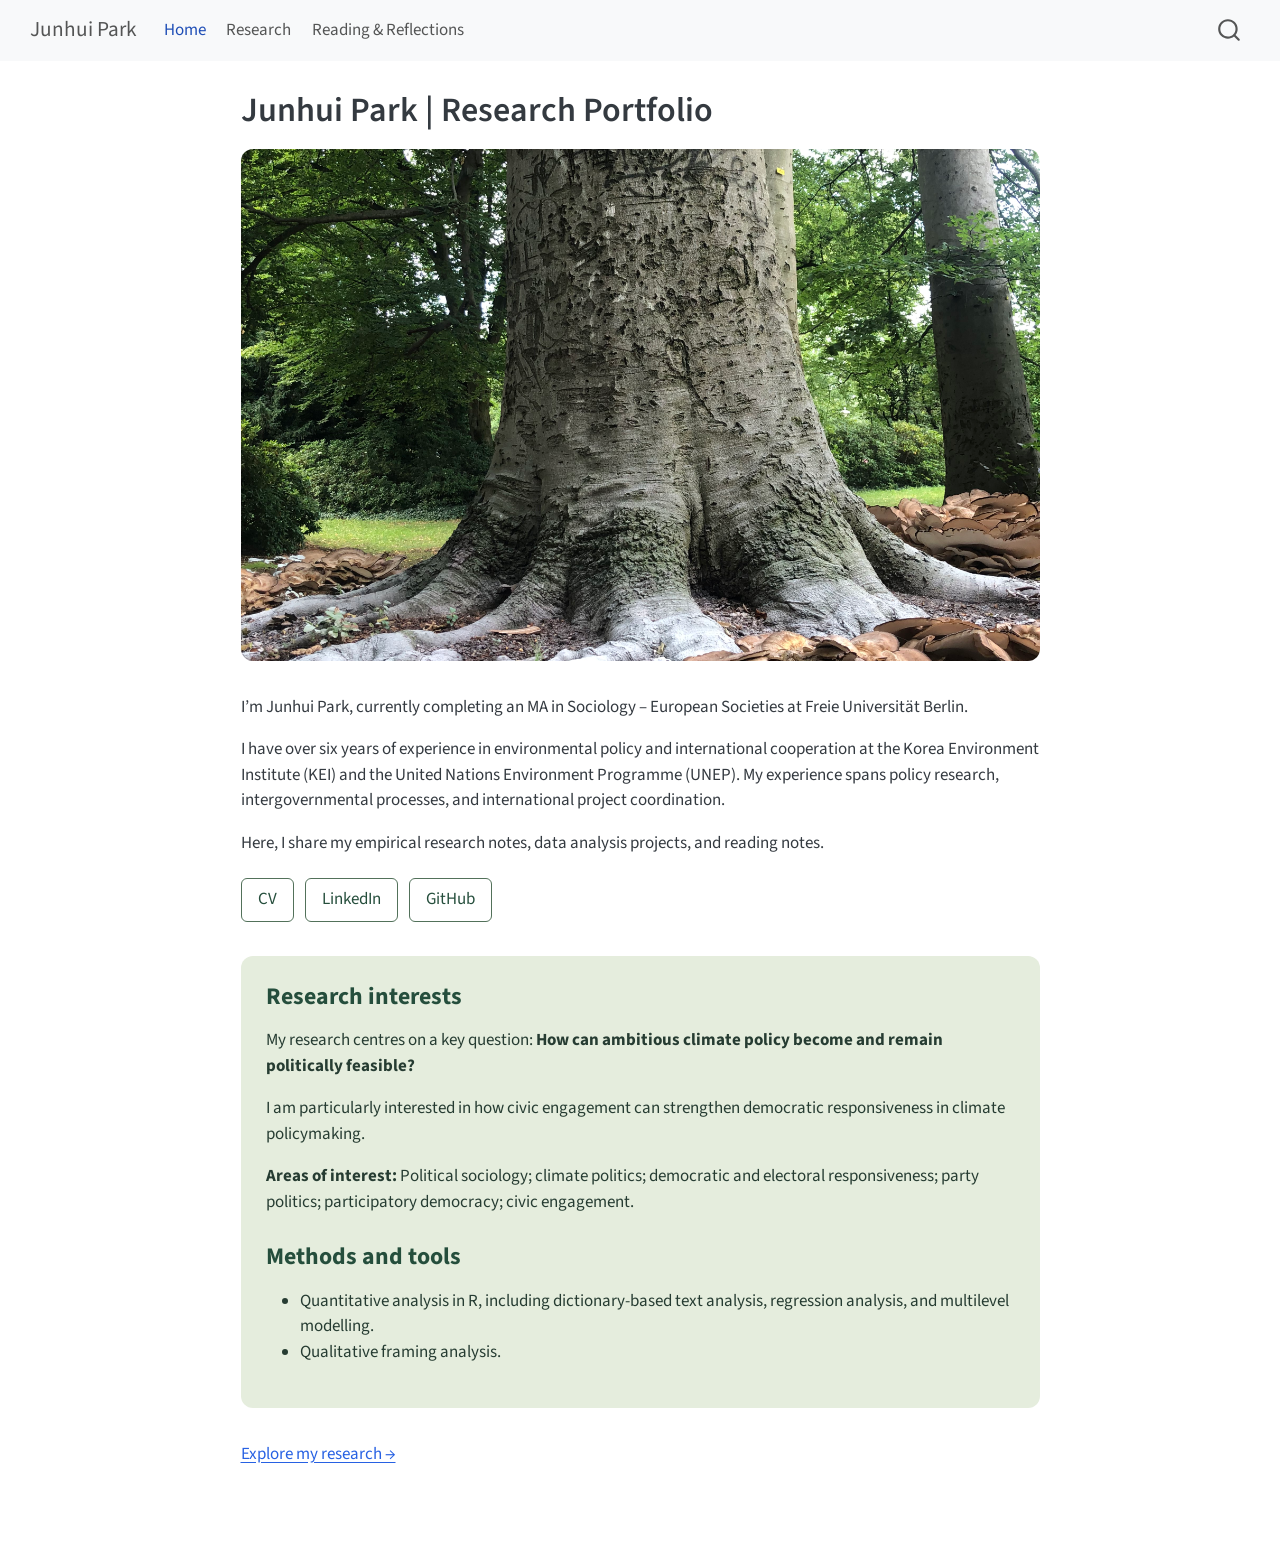
<file: docs/index.html>
<!DOCTYPE html>
<html xmlns="http://www.w3.org/1999/xhtml" lang="en" xml:lang="en"><head>

<meta charset="utf-8">
<meta name="generator" content="quarto-1.10.18">

<meta name="viewport" content="width=device-width, initial-scale=1.0, user-scalable=yes">


<title>Junhui Park | Research Portfolio – Junhui Park</title>
<style>
/* Default styles provided by pandoc.
** See https://pandoc.org/MANUAL.html#variables-for-html for config info.
*/
span.smallcaps{font-variant: small-caps;}
div.columns{display: flex; gap: 1.5em;}
div.column{flex: auto;}
@media screen {
div.columns{gap: min(4vw, 1.5em);}
div.column{overflow-x: auto;}
}
div.hanging-indent{margin-left: 1.5em; text-indent: -1.5em;}
ul.task-list{list-style: none;}
ul.task-list li input[type="checkbox"] {
  width: 0.8em;
  margin: 0 0.8em 0.2em -1em; /* quarto-specific, see https://github.com/quarto-dev/quarto-cli/issues/4556 */ 
  vertical-align: middle;
}
</style>


<script src="site_libs/quarto-nav/quarto-nav.js"></script>
<script src="site_libs/quarto-nav/headroom.min.js"></script>
<script src="site_libs/clipboard/clipboard.min.js"></script>
<script src="site_libs/quarto-search/autocomplete.umd.js"></script>
<script src="site_libs/quarto-search/fuse.min.js"></script>
<script src="site_libs/quarto-search/quarto-search.js"></script>
<meta name="quarto:offset" content="./">
<script src="site_libs/quarto-html/quarto.js" type="module"></script>
<script src="site_libs/quarto-html/tabsets/tabsets.js" type="module"></script>
<script src="site_libs/quarto-html/popper.min.js"></script>
<script src="site_libs/quarto-html/tippy.umd.min.js"></script>
<script src="site_libs/quarto-html/anchor.min.js"></script>
<link href="site_libs/quarto-html/tippy.css" rel="stylesheet">
<link href="site_libs/quarto-html/quarto-syntax-highlighting-64a204ab8560d761af7679ceaba22944.css" rel="stylesheet" id="quarto-text-highlighting-styles">
<script src="site_libs/bootstrap/bootstrap.min.js"></script>
<link href="site_libs/bootstrap/bootstrap-icons.css" rel="stylesheet">
<link href="site_libs/bootstrap/bootstrap-445b8638c3d06994fee0907d791121c4.min.css" rel="stylesheet" append-hash="true" id="quarto-bootstrap" data-mode="light">
<script id="quarto-search-options" type="application/json">{
  "location": "navbar",
  "copy-button": false,
  "collapse-after": 3,
  "panel-placement": "end",
  "type": "overlay",
  "limit": 50,
  "keyboard-shortcut": [
    "f",
    "/",
    "s"
  ],
  "show-item-context": false,
  "language": {
    "search-no-results-text": "No results",
    "search-matching-documents-text": "matching documents",
    "search-copy-link-title": "Copy link to search",
    "search-hide-matches-text": "Hide additional matches",
    "search-more-match-text": "more match in this document",
    "search-more-matches-text": "more matches in this document",
    "search-clear-button-title": "Clear",
    "search-text-placeholder": "",
    "search-detached-cancel-button-title": "Cancel",
    "search-submit-button-title": "Submit",
    "search-label": "Search"
  }
}</script>
<style>
.portfolio-home { text-align: left; }
.portfolio-home .home-cover {
  display: block;
  width: 100%;
  height: clamp(280px, 40vw, 560px);
  object-fit: cover;
  border-radius: 12px;
  margin-bottom: 2rem;
}
.portfolio-home .home-links p {
  display: flex;
  flex-wrap: wrap;
  gap: 0.65rem;
  margin: 1.25rem 0 2rem;
}
.portfolio-home .home-links a {
  display: inline-block;
  padding: 0.5rem 0.95rem;
  border: 1px solid #52715a;
  border-radius: 6px;
  color: #254e3c;
  text-decoration: none;
}
.portfolio-home .home-links a:hover {
  background-color: #e5eddd;
}
.portfolio-home .home-links a:focus-visible {
  outline: 3px solid #52715a;
  outline-offset: 3px;
}
.portfolio-home .home-interests {
  display: block;
  width: 100%;
  margin: 2rem 0;
  padding: 1.5rem;
  border-radius: 12px;
  background-color: #e5eddd;
  color: #263c32;
}
.portfolio-home .home-interests h2 {
  margin-top: 0;
  padding-bottom: 0;
  border-bottom: none;
  color: #254e3c;
  font-size: 1.4rem;
  font-weight: 700;
}
.portfolio-home .home-interests .methods-heading {
  margin-top: 1.6rem;
}
.portfolio-home .home-interests p:last-child {
  margin-bottom: 0;
}
</style>


<link rel="stylesheet" href="styles.css">
</head>

<body class="nav-fixed fullcontent quarto-light">

<div id="quarto-search-results"></div>
  <header id="quarto-header" class="headroom fixed-top">
    <nav class="navbar navbar-expand-lg " data-bs-theme="dark">
      <div class="navbar-container container-fluid">
      <div class="navbar-brand-container mx-auto">
    <a class="navbar-brand" href="./index.html">
    <span class="navbar-title">Junhui Park</span>
    </a>
  </div>
            <div id="quarto-search" class="" title="Search"></div>
          <button class="navbar-toggler" type="button" data-bs-toggle="collapse" data-bs-target="#navbarCollapse" aria-controls="navbarCollapse" role="menu" aria-expanded="false" aria-label="Toggle navigation" onclick="if (window.quartoToggleHeadroom) { window.quartoToggleHeadroom(); }">
  <span class="navbar-toggler-icon"></span>
</button>
          <div class="collapse navbar-collapse" id="navbarCollapse">
            <ul class="navbar-nav navbar-nav-scroll me-auto">
  <li class="nav-item">
    <a class="nav-link active" href="./index.html" aria-current="page"> 
<span class="menu-text">Home</span></a>
  </li>  
  <li class="nav-item">
    <a class="nav-link" href="./research.html"> 
<span class="menu-text">Research</span></a>
  </li>  
  <li class="nav-item">
    <a class="nav-link" href="./reading.html"> 
<span class="menu-text">Reading &amp; Reflections</span></a>
  </li>  
</ul>
          </div> <!-- /navcollapse -->
            <div class="quarto-navbar-tools">
</div>
      </div> <!-- /container-fluid -->
    </nav>
</header>
<!-- content -->
<div id="quarto-content" class="quarto-container page-columns page-rows-contents page-layout-article page-navbar">
<!-- sidebar -->
<!-- margin-sidebar -->
    
<!-- main -->
<main class="content" id="quarto-document-content">

<header id="title-block-header" class="quarto-title-block default">
<div class="quarto-title">
<h1 class="title">Junhui Park | Research Portfolio</h1>
</div>



<div class="quarto-title-meta">

    
  
    
  </div>
  


</header>


<div class="portfolio-home">
<p><img src="profile.jpeg" class="home-cover" alt=""></p>
<p>I’m Junhui Park, currently completing an MA in Sociology – European Societies at Freie Universität Berlin.</p>
<p>I have over six years of experience in environmental policy and international cooperation at the Korea Environment Institute (KEI) and the United Nations Environment Programme (UNEP). My experience spans policy research, intergovernmental processes, and international project coordination.</p>
<p>Here, I share my empirical research notes, data analysis projects, and reading notes.</p>
<div class="home-links">
<p><a href="cv.pdf">CV</a> <a href="https://www.linkedin.com/in/junhui-park-3a9761114">LinkedIn</a> <a href="https://github.com/junhui-park">GitHub</a></p>
</div>
<div class="home-interests">
<section id="research-interests" class="level2">
<h2 class="anchored" data-anchor-id="research-interests">Research interests</h2>
<p>My research centres on a key question: <strong>How can ambitious climate policy become and remain politically feasible?</strong></p>
<p>I am particularly interested in how civic engagement can strengthen democratic responsiveness in climate policymaking.</p>
<p><strong>Areas of interest:</strong> Political sociology; climate politics; democratic and electoral responsiveness; party politics; participatory democracy; civic engagement.</p>
</section>
<section id="methods-and-tools" class="level2 methods-heading">
<h2 class="methods-heading anchored" data-anchor-id="methods-and-tools">Methods and tools</h2>
<ul>
<li>Quantitative analysis in R, including dictionary-based text analysis, regression analysis, and multilevel modelling.</li>
<li>Qualitative framing analysis.</li>
</ul>
</section>
</div>
<p><a href="./research.html">Explore my research →</a></p>
</div>



</main> <!-- /main -->
<script id="quarto-html-after-body" type="application/javascript">
  window.document.addEventListener("DOMContentLoaded", function (event) {
    const icon = "";
    const anchorJS = new window.AnchorJS();
    anchorJS.options = {
      placement: 'right',
      icon: icon
    };
    anchorJS.add('.anchored');
    const isCodeAnnotation = (el) => {
      for (const clz of el.classList) {
        if (clz.startsWith('code-annotation-')) {                     
          return true;
        }
      }
      return false;
    }
    const onCopySuccess = function(e) {
      // button target
      const button = e.trigger;
      // don't keep focus
      button.blur();
      // flash "checked"
      button.classList.add('code-copy-button-checked');
      var currentTitle = button.getAttribute("title");
      button.setAttribute("title", "Copied!");
      let tooltip;
      if (window.bootstrap) {
        button.setAttribute("data-bs-toggle", "tooltip");
        button.setAttribute("data-bs-placement", "left");
        button.setAttribute("data-bs-title", "Copied!");
        tooltip = new bootstrap.Tooltip(button, 
          { trigger: "manual", 
            customClass: "code-copy-button-tooltip",
            offset: [0, -8]});
        tooltip.show();    
      }
      setTimeout(function() {
        if (tooltip) {
          tooltip.hide();
          button.removeAttribute("data-bs-title");
          button.removeAttribute("data-bs-toggle");
          button.removeAttribute("data-bs-placement");
        }
        button.setAttribute("title", currentTitle);
        button.classList.remove('code-copy-button-checked');
      }, 1000);
      // clear code selection
      e.clearSelection();
    }
    const getTextToCopy = function(trigger) {
      const outerScaffold = trigger.parentElement.cloneNode(true);
      const codeEl = outerScaffold.querySelector('code');
      for (const childEl of codeEl.children) {
        if (isCodeAnnotation(childEl)) {
          childEl.remove();
        }
      }
      return codeEl.innerText;
    }
    const clipboard = new window.ClipboardJS('.code-copy-button:not([data-in-quarto-modal])', {
      text: getTextToCopy
    });
    clipboard.on('success', onCopySuccess);
    if (window.document.getElementById('quarto-embedded-source-code-modal')) {
      const clipboardModal = new window.ClipboardJS('.code-copy-button[data-in-quarto-modal]', {
        text: getTextToCopy,
        container: window.document.getElementById('quarto-embedded-source-code-modal')
      });
      clipboardModal.on('success', onCopySuccess);
    }
      var localhostRegex = new RegExp(/^(?:http|https):\/\/localhost\:?[0-9]*\//);
      var mailtoRegex = new RegExp(/^mailto:/);
        var filterRegex = new RegExp("https:\/\/junhui-park\.github\.io");
      var isInternal = (href) => {
          return filterRegex.test(href) || localhostRegex.test(href) || mailtoRegex.test(href);
      }
      // Inspect non-navigation links and adorn them if external
     var links = window.document.querySelectorAll('a[href]:not(.nav-link):not(.navbar-brand):not(.toc-action):not(.sidebar-link):not(.sidebar-item-toggle):not(.pagination-link):not(.no-external):not([aria-hidden]):not(.dropdown-item):not(.quarto-navigation-tool):not(.about-link)');
      for (var i=0; i<links.length; i++) {
        const link = links[i];
        if (!isInternal(link.href)) {
          // undo the damage that might have been done by quarto-nav.js in the case of
          // links that we want to consider external
          if (link.dataset.originalHref !== undefined) {
            link.href = link.dataset.originalHref;
          }
        }
      }
    function tippyHover(el, contentFn, onTriggerFn, onUntriggerFn) {
      const config = {
        allowHTML: true,
        maxWidth: 500,
        delay: 100,
        arrow: false,
        appendTo: function(el) {
            return el.parentElement;
        },
        interactive: true,
        interactiveBorder: 10,
        theme: 'quarto',
        placement: 'bottom-start',
      };
      if (contentFn) {
        config.content = contentFn;
      }
      if (onTriggerFn) {
        config.onTrigger = onTriggerFn;
      }
      if (onUntriggerFn) {
        config.onUntrigger = onUntriggerFn;
      }
      window.tippy(el, config); 
    }
    const noterefs = window.document.querySelectorAll('a[role="doc-noteref"]');
    for (var i=0; i<noterefs.length; i++) {
      const ref = noterefs[i];
      tippyHover(ref, function() {
        // use id or data attribute instead here
        let href = ref.getAttribute('data-footnote-href') || ref.getAttribute('href');
        try { href = new URL(href).hash; } catch {}
        const id = href.replace(/^#\/?/, "");
        const note = window.document.getElementById(id);
        if (note) {
          return note.innerHTML;
        } else {
          return "";
        }
      });
    }
    const xrefs = window.document.querySelectorAll('a.quarto-xref');
    const processXRef = (id, note) => {
      // Strip column container classes
      const stripColumnClz = (el) => {
        el.classList.remove("page-full", "page-columns");
        if (el.children) {
          for (const child of el.children) {
            stripColumnClz(child);
          }
        }
      }
      stripColumnClz(note)
      if (id === null || id.startsWith('sec-')) {
        // Special case sections, only their first couple elements
        const container = document.createElement("div");
        if (note.children && note.children.length > 2) {
          container.appendChild(note.children[0].cloneNode(true));
          for (let i = 1; i < note.children.length; i++) {
            const child = note.children[i];
            if (child.tagName === "P" && child.innerText === "") {
              continue;
            } else {
              container.appendChild(child.cloneNode(true));
              break;
            }
          }
          if (window.Quarto?.typesetMath) {
            window.Quarto.typesetMath(container);
          }
          return container.innerHTML
        } else {
          if (window.Quarto?.typesetMath) {
            window.Quarto.typesetMath(note);
          }
          return note.innerHTML;
        }
      } else {
        // Remove any anchor links if they are present
        const anchorLink = note.querySelector('a.anchorjs-link');
        if (anchorLink) {
          anchorLink.remove();
        }
        if (window.Quarto?.typesetMath) {
          window.Quarto.typesetMath(note);
        }
        if (note.classList.contains("callout")) {
          return note.outerHTML;
        } else {
          return note.innerHTML;
        }
      }
    }
    for (var i=0; i<xrefs.length; i++) {
      const xref = xrefs[i];
      tippyHover(xref, undefined, function(instance) {
        instance.disable();
        let url = xref.getAttribute('href');
        let hash = undefined; 
        if (url.startsWith('#')) {
          hash = url;
        } else {
          try { hash = new URL(url).hash; } catch {}
        }
        if (hash) {
          const id = hash.replace(/^#\/?/, "");
          const note = window.document.getElementById(id);
          if (note !== null) {
            try {
              const html = processXRef(id, note.cloneNode(true));
              instance.setContent(html);
            } finally {
              instance.enable();
              instance.show();
            }
          } else {
            // See if we can fetch this
            fetch(url.split('#')[0])
            .then(res => res.text())
            .then(html => {
              const parser = new DOMParser();
              const htmlDoc = parser.parseFromString(html, "text/html");
              const note = htmlDoc.getElementById(id);
              if (note !== null) {
                const html = processXRef(id, note);
                instance.setContent(html);
              } 
            }).finally(() => {
              instance.enable();
              instance.show();
            });
          }
        } else {
          // See if we can fetch a full url (with no hash to target)
          // This is a special case and we should probably do some content thinning / targeting
          fetch(url)
          .then(res => res.text())
          .then(html => {
            const parser = new DOMParser();
            const htmlDoc = parser.parseFromString(html, "text/html");
            const note = htmlDoc.querySelector('main.content');
            if (note !== null) {
              // This should only happen for chapter cross references
              // (since there is no id in the URL)
              // remove the first header
              if (note.children.length > 0 && note.children[0].tagName === "HEADER") {
                note.children[0].remove();
              }
              const html = processXRef(null, note);
              instance.setContent(html);
            } 
          }).finally(() => {
            instance.enable();
            instance.show();
          });
        }
      }, function(instance) {
      });
    }
        let selectedAnnoteEl;
        const selectorForAnnotation = ( cell, annotation) => {
          let cellAttr = 'data-code-cell="' + cell + '"';
          let lineAttr = 'data-code-annotation="' +  annotation + '"';
          const selector = 'span[' + cellAttr + '][' + lineAttr + ']';
          return selector;
        }
        const selectCodeLines = (annoteEl) => {
          const doc = window.document;
          const targetCell = annoteEl.getAttribute("data-target-cell");
          const targetAnnotation = annoteEl.getAttribute("data-target-annotation");
          const annoteSpan = window.document.querySelector(selectorForAnnotation(targetCell, targetAnnotation));
          const lines = annoteSpan.getAttribute("data-code-lines").split(",");
          const lineIds = lines.map((line) => {
            return targetCell + "-" + line;
          })
          let top = null;
          let height = null;
          let parent = null;
          if (lineIds.length > 0) {
              //compute the position of the single el (top and bottom and make a div)
              const el = window.document.getElementById(lineIds[0]);
              top = el.offsetTop;
              height = el.offsetHeight;
              parent = el.parentElement.parentElement;
            if (lineIds.length > 1) {
              const lastEl = window.document.getElementById(lineIds[lineIds.length - 1]);
              const bottom = lastEl.offsetTop + lastEl.offsetHeight;
              height = bottom - top;
            }
            if (top !== null && height !== null && parent !== null) {
              // cook up a div (if necessary) and position it 
              let div = window.document.getElementById("code-annotation-line-highlight");
              if (div === null) {
                div = window.document.createElement("div");
                div.setAttribute("id", "code-annotation-line-highlight");
                div.style.position = 'absolute';
                parent.appendChild(div);
              }
              div.style.top = top - 2 + "px";
              div.style.height = height + 4 + "px";
              div.style.left = 0;
              let gutterDiv = window.document.getElementById("code-annotation-line-highlight-gutter");
              if (gutterDiv === null) {
                gutterDiv = window.document.createElement("div");
                gutterDiv.setAttribute("id", "code-annotation-line-highlight-gutter");
                gutterDiv.style.position = 'absolute';
                const codeCell = window.document.getElementById(targetCell);
                const gutter = codeCell.querySelector('.code-annotation-gutter');
                gutter.appendChild(gutterDiv);
              }
              gutterDiv.style.top = top - 2 + "px";
              gutterDiv.style.height = height + 4 + "px";
            }
            selectedAnnoteEl = annoteEl;
          }
        };
        const unselectCodeLines = () => {
          const elementsIds = ["code-annotation-line-highlight", "code-annotation-line-highlight-gutter"];
          elementsIds.forEach((elId) => {
            const div = window.document.getElementById(elId);
            if (div) {
              div.remove();
            }
          });
          selectedAnnoteEl = undefined;
        };
          // Handle positioning of the toggle
      window.addEventListener(
        "resize",
        throttle(() => {
          elRect = undefined;
          if (selectedAnnoteEl) {
            selectCodeLines(selectedAnnoteEl);
          }
        }, 10)
      );
      function throttle(fn, ms) {
      let throttle = false;
      let timer;
        return (...args) => {
          if(!throttle) { // first call gets through
              fn.apply(this, args);
              throttle = true;
          } else { // all the others get throttled
              if(timer) clearTimeout(timer); // cancel #2
              timer = setTimeout(() => {
                fn.apply(this, args);
                timer = throttle = false;
              }, ms);
          }
        };
      }
        // Attach click handler to the DT
        const annoteDls = window.document.querySelectorAll('dt[data-target-cell]');
        for (const annoteDlNode of annoteDls) {
          annoteDlNode.addEventListener('click', (event) => {
            const clickedEl = event.target;
            if (clickedEl !== selectedAnnoteEl) {
              unselectCodeLines();
              const activeEl = window.document.querySelector('dt[data-target-cell].code-annotation-active');
              if (activeEl) {
                activeEl.classList.remove('code-annotation-active');
              }
              selectCodeLines(clickedEl);
              clickedEl.classList.add('code-annotation-active');
            } else {
              // Unselect the line
              unselectCodeLines();
              clickedEl.classList.remove('code-annotation-active');
            }
          });
        }
    const findCites = (el) => {
      const parentEl = el.parentElement;
      if (parentEl) {
        const cites = parentEl.dataset.cites;
        if (cites) {
          return {
            el,
            cites: cites.split(' ')
          };
        } else {
          return findCites(el.parentElement)
        }
      } else {
        return undefined;
      }
    };
    var bibliorefs = window.document.querySelectorAll('a[role="doc-biblioref"]');
    for (var i=0; i<bibliorefs.length; i++) {
      const ref = bibliorefs[i];
      const citeInfo = findCites(ref);
      if (citeInfo) {
        tippyHover(citeInfo.el, function() {
          var popup = window.document.createElement('div');
          citeInfo.cites.forEach(function(cite) {
            var citeDiv = window.document.createElement('div');
            citeDiv.classList.add('hanging-indent');
            citeDiv.classList.add('csl-entry');
            var biblioDiv = window.document.getElementById('ref-' + cite);
            if (biblioDiv) {
              citeDiv.innerHTML = biblioDiv.innerHTML;
            }
            popup.appendChild(citeDiv);
          });
          return popup.innerHTML;
        });
      }
    }
  });
  </script>
</div> <!-- /content -->




</body></html>
</file>
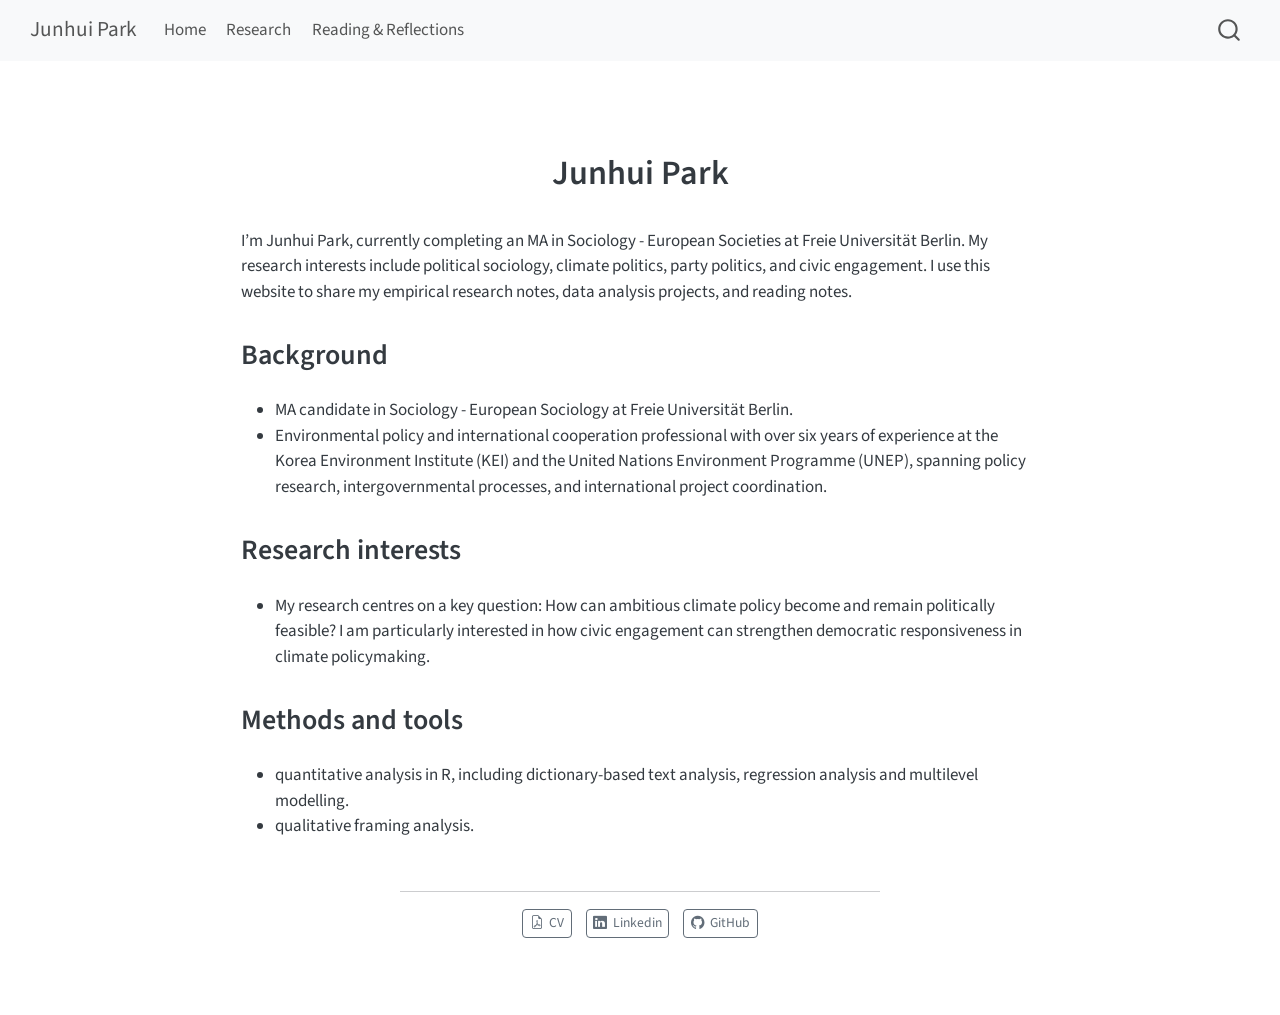
<file: docs/about.html>
<!DOCTYPE html>
<html xmlns="http://www.w3.org/1999/xhtml" lang="en" xml:lang="en"><head>

<meta charset="utf-8">
<meta name="generator" content="quarto-1.10.18">

<meta name="viewport" content="width=device-width, initial-scale=1.0, user-scalable=yes">


<title>Junhui Park</title>
<style>
/* Default styles provided by pandoc.
** See https://pandoc.org/MANUAL.html#variables-for-html for config info.
*/
span.smallcaps{font-variant: small-caps;}
div.columns{display: flex; gap: 1.5em;}
div.column{flex: auto;}
@media screen {
div.columns{gap: min(4vw, 1.5em);}
div.column{overflow-x: auto;}
}
div.hanging-indent{margin-left: 1.5em; text-indent: -1.5em;}
ul.task-list{list-style: none;}
ul.task-list li input[type="checkbox"] {
  width: 0.8em;
  margin: 0 0.8em 0.2em -1em; /* quarto-specific, see https://github.com/quarto-dev/quarto-cli/issues/4556 */ 
  vertical-align: middle;
}
</style>


<script src="site_libs/quarto-nav/quarto-nav.js"></script>
<script src="site_libs/quarto-nav/headroom.min.js"></script>
<script src="site_libs/clipboard/clipboard.min.js"></script>
<script src="site_libs/quarto-search/autocomplete.umd.js"></script>
<script src="site_libs/quarto-search/fuse.min.js"></script>
<script src="site_libs/quarto-search/quarto-search.js"></script>
<meta name="quarto:offset" content="./">
<script src="site_libs/quarto-html/quarto.js" type="module"></script>
<script src="site_libs/quarto-html/tabsets/tabsets.js" type="module"></script>
<script src="site_libs/quarto-html/popper.min.js"></script>
<script src="site_libs/quarto-html/tippy.umd.min.js"></script>
<link href="site_libs/quarto-html/tippy.css" rel="stylesheet">
<link href="site_libs/quarto-html/quarto-syntax-highlighting-64a204ab8560d761af7679ceaba22944.css" rel="stylesheet" id="quarto-text-highlighting-styles">
<script src="site_libs/bootstrap/bootstrap.min.js"></script>
<link href="site_libs/bootstrap/bootstrap-icons.css" rel="stylesheet">
<link href="site_libs/bootstrap/bootstrap-445b8638c3d06994fee0907d791121c4.min.css" rel="stylesheet" append-hash="true" id="quarto-bootstrap" data-mode="light">
<script id="quarto-search-options" type="application/json">{
  "location": "navbar",
  "copy-button": false,
  "collapse-after": 3,
  "panel-placement": "end",
  "type": "overlay",
  "limit": 50,
  "keyboard-shortcut": [
    "f",
    "/",
    "s"
  ],
  "show-item-context": false,
  "language": {
    "search-no-results-text": "No results",
    "search-matching-documents-text": "matching documents",
    "search-copy-link-title": "Copy link to search",
    "search-hide-matches-text": "Hide additional matches",
    "search-more-match-text": "more match in this document",
    "search-more-matches-text": "more matches in this document",
    "search-clear-button-title": "Clear",
    "search-text-placeholder": "",
    "search-detached-cancel-button-title": "Cancel",
    "search-submit-button-title": "Submit",
    "search-label": "Search"
  }
}</script>


<link rel="stylesheet" href="styles.css">
</head>

<body class="nav-fixed fullcontent quarto-light">

<div id="quarto-search-results"></div>
  <header id="quarto-header" class="headroom fixed-top">
    <nav class="navbar navbar-expand-lg " data-bs-theme="dark">
      <div class="navbar-container container-fluid">
      <div class="navbar-brand-container mx-auto">
    <a class="navbar-brand" href="./index.html">
    <span class="navbar-title">Junhui Park</span>
    </a>
  </div>
            <div id="quarto-search" class="" title="Search"></div>
          <button class="navbar-toggler" type="button" data-bs-toggle="collapse" data-bs-target="#navbarCollapse" aria-controls="navbarCollapse" role="menu" aria-expanded="false" aria-label="Toggle navigation" onclick="if (window.quartoToggleHeadroom) { window.quartoToggleHeadroom(); }">
  <span class="navbar-toggler-icon"></span>
</button>
          <div class="collapse navbar-collapse" id="navbarCollapse">
            <ul class="navbar-nav navbar-nav-scroll me-auto">
  <li class="nav-item">
    <a class="nav-link" href="./index.html"> 
<span class="menu-text">Home</span></a>
  </li>  
  <li class="nav-item">
    <a class="nav-link" href="./research.html"> 
<span class="menu-text">Research</span></a>
  </li>  
  <li class="nav-item">
    <a class="nav-link" href="./reading.html"> 
<span class="menu-text">Reading &amp; Reflections</span></a>
  </li>  
</ul>
          </div> <!-- /navcollapse -->
            <div class="quarto-navbar-tools">
</div>
      </div> <!-- /container-fluid -->
    </nav>
</header>
<!-- content -->
<div id="quarto-content" class="quarto-container page-columns page-rows-contents page-layout-article page-navbar">
<!-- sidebar -->
<!-- margin-sidebar -->
    
<!-- main -->
<div class="quarto-about-jolla">
 <header id="title-block-header" class="quarto-title-block default">
<div class="quarto-title">
<h1 class="title">Junhui Park</h1>
</div>
<div class="quarto-title-meta">
  </div>
</header><main class="content" id="quarto-document-content">
<div class="about-text">
<p>I’m Junhui Park, currently completing an MA in Sociology - European Societies at Freie Universität Berlin. My research interests include political sociology, climate politics, party politics, and civic engagement. I use this website to share my empirical research notes, data analysis projects, and reading notes.</p>
<section id="background" class="level2">
<h2 data-anchor-id="background">Background</h2>
<ul>
<li>MA candidate in Sociology - European Sociology at Freie Universität Berlin.</li>
<li>Environmental policy and international cooperation professional with over six years of experience at the Korea Environment Institute (KEI) and the United Nations Environment Programme (UNEP), spanning policy research, intergovernmental processes, and international project coordination.</li>
</ul>
</section>
<section id="research-interests" class="level2">
<h2 data-anchor-id="research-interests">Research interests</h2>
<ul>
<li>My research centres on a key question: How can ambitious climate policy become and remain politically feasible? I am particularly interested in how civic engagement can strengthen democratic responsiveness in climate policymaking.</li>
</ul>
</section>
<section id="methods-and-tools" class="level2">
<h2 data-anchor-id="methods-and-tools">Methods and tools</h2>
<ul>
<li>quantitative analysis in R, including dictionary-based text analysis, regression analysis and multilevel modelling.</li>
<li>qualitative framing analysis.</li>
</ul>
</section>
</div>


</main> 
  <hr class="about-sep">
   <div class="about-links">
  <a href="/cv.pdf" class="about-link" rel="" target="">
    <i class="bi bi-file-earmark-pdf"></i>
     <span class="about-link-text">CV</span>
  </a>
  <a href="https://www.linkedin.com/in/junhui-park-3a9761114" class="about-link" rel="" target="">
    <i class="bi bi-linkedin"></i>
     <span class="about-link-text">Linkedin</span>
  </a>
  <a href="https://github.com/joon-84" class="about-link" rel="" target="">
    <i class="bi bi-github"></i>
     <span class="about-link-text">GitHub</span>
  </a>
</div>
</div>
 <!-- /main -->
<script id="quarto-html-after-body" type="application/javascript">
  window.document.addEventListener("DOMContentLoaded", function (event) {
    const isCodeAnnotation = (el) => {
      for (const clz of el.classList) {
        if (clz.startsWith('code-annotation-')) {                     
          return true;
        }
      }
      return false;
    }
    const onCopySuccess = function(e) {
      // button target
      const button = e.trigger;
      // don't keep focus
      button.blur();
      // flash "checked"
      button.classList.add('code-copy-button-checked');
      var currentTitle = button.getAttribute("title");
      button.setAttribute("title", "Copied!");
      let tooltip;
      if (window.bootstrap) {
        button.setAttribute("data-bs-toggle", "tooltip");
        button.setAttribute("data-bs-placement", "left");
        button.setAttribute("data-bs-title", "Copied!");
        tooltip = new bootstrap.Tooltip(button, 
          { trigger: "manual", 
            customClass: "code-copy-button-tooltip",
            offset: [0, -8]});
        tooltip.show();    
      }
      setTimeout(function() {
        if (tooltip) {
          tooltip.hide();
          button.removeAttribute("data-bs-title");
          button.removeAttribute("data-bs-toggle");
          button.removeAttribute("data-bs-placement");
        }
        button.setAttribute("title", currentTitle);
        button.classList.remove('code-copy-button-checked');
      }, 1000);
      // clear code selection
      e.clearSelection();
    }
    const getTextToCopy = function(trigger) {
      const outerScaffold = trigger.parentElement.cloneNode(true);
      const codeEl = outerScaffold.querySelector('code');
      for (const childEl of codeEl.children) {
        if (isCodeAnnotation(childEl)) {
          childEl.remove();
        }
      }
      return codeEl.innerText;
    }
    const clipboard = new window.ClipboardJS('.code-copy-button:not([data-in-quarto-modal])', {
      text: getTextToCopy
    });
    clipboard.on('success', onCopySuccess);
    if (window.document.getElementById('quarto-embedded-source-code-modal')) {
      const clipboardModal = new window.ClipboardJS('.code-copy-button[data-in-quarto-modal]', {
        text: getTextToCopy,
        container: window.document.getElementById('quarto-embedded-source-code-modal')
      });
      clipboardModal.on('success', onCopySuccess);
    }
      var localhostRegex = new RegExp(/^(?:http|https):\/\/localhost\:?[0-9]*\//);
      var mailtoRegex = new RegExp(/^mailto:/);
        var filterRegex = new RegExp("https:\/\/junhui-park\.github\.io");
      var isInternal = (href) => {
          return filterRegex.test(href) || localhostRegex.test(href) || mailtoRegex.test(href);
      }
      // Inspect non-navigation links and adorn them if external
     var links = window.document.querySelectorAll('a[href]:not(.nav-link):not(.navbar-brand):not(.toc-action):not(.sidebar-link):not(.sidebar-item-toggle):not(.pagination-link):not(.no-external):not([aria-hidden]):not(.dropdown-item):not(.quarto-navigation-tool):not(.about-link)');
      for (var i=0; i<links.length; i++) {
        const link = links[i];
        if (!isInternal(link.href)) {
          // undo the damage that might have been done by quarto-nav.js in the case of
          // links that we want to consider external
          if (link.dataset.originalHref !== undefined) {
            link.href = link.dataset.originalHref;
          }
        }
      }
    function tippyHover(el, contentFn, onTriggerFn, onUntriggerFn) {
      const config = {
        allowHTML: true,
        maxWidth: 500,
        delay: 100,
        arrow: false,
        appendTo: function(el) {
            return el.parentElement;
        },
        interactive: true,
        interactiveBorder: 10,
        theme: 'quarto',
        placement: 'bottom-start',
      };
      if (contentFn) {
        config.content = contentFn;
      }
      if (onTriggerFn) {
        config.onTrigger = onTriggerFn;
      }
      if (onUntriggerFn) {
        config.onUntrigger = onUntriggerFn;
      }
      window.tippy(el, config); 
    }
    const noterefs = window.document.querySelectorAll('a[role="doc-noteref"]');
    for (var i=0; i<noterefs.length; i++) {
      const ref = noterefs[i];
      tippyHover(ref, function() {
        // use id or data attribute instead here
        let href = ref.getAttribute('data-footnote-href') || ref.getAttribute('href');
        try { href = new URL(href).hash; } catch {}
        const id = href.replace(/^#\/?/, "");
        const note = window.document.getElementById(id);
        if (note) {
          return note.innerHTML;
        } else {
          return "";
        }
      });
    }
    const xrefs = window.document.querySelectorAll('a.quarto-xref');
    const processXRef = (id, note) => {
      // Strip column container classes
      const stripColumnClz = (el) => {
        el.classList.remove("page-full", "page-columns");
        if (el.children) {
          for (const child of el.children) {
            stripColumnClz(child);
          }
        }
      }
      stripColumnClz(note)
      if (id === null || id.startsWith('sec-')) {
        // Special case sections, only their first couple elements
        const container = document.createElement("div");
        if (note.children && note.children.length > 2) {
          container.appendChild(note.children[0].cloneNode(true));
          for (let i = 1; i < note.children.length; i++) {
            const child = note.children[i];
            if (child.tagName === "P" && child.innerText === "") {
              continue;
            } else {
              container.appendChild(child.cloneNode(true));
              break;
            }
          }
          if (window.Quarto?.typesetMath) {
            window.Quarto.typesetMath(container);
          }
          return container.innerHTML
        } else {
          if (window.Quarto?.typesetMath) {
            window.Quarto.typesetMath(note);
          }
          return note.innerHTML;
        }
      } else {
        // Remove any anchor links if they are present
        const anchorLink = note.querySelector('a.anchorjs-link');
        if (anchorLink) {
          anchorLink.remove();
        }
        if (window.Quarto?.typesetMath) {
          window.Quarto.typesetMath(note);
        }
        if (note.classList.contains("callout")) {
          return note.outerHTML;
        } else {
          return note.innerHTML;
        }
      }
    }
    for (var i=0; i<xrefs.length; i++) {
      const xref = xrefs[i];
      tippyHover(xref, undefined, function(instance) {
        instance.disable();
        let url = xref.getAttribute('href');
        let hash = undefined; 
        if (url.startsWith('#')) {
          hash = url;
        } else {
          try { hash = new URL(url).hash; } catch {}
        }
        if (hash) {
          const id = hash.replace(/^#\/?/, "");
          const note = window.document.getElementById(id);
          if (note !== null) {
            try {
              const html = processXRef(id, note.cloneNode(true));
              instance.setContent(html);
            } finally {
              instance.enable();
              instance.show();
            }
          } else {
            // See if we can fetch this
            fetch(url.split('#')[0])
            .then(res => res.text())
            .then(html => {
              const parser = new DOMParser();
              const htmlDoc = parser.parseFromString(html, "text/html");
              const note = htmlDoc.getElementById(id);
              if (note !== null) {
                const html = processXRef(id, note);
                instance.setContent(html);
              } 
            }).finally(() => {
              instance.enable();
              instance.show();
            });
          }
        } else {
          // See if we can fetch a full url (with no hash to target)
          // This is a special case and we should probably do some content thinning / targeting
          fetch(url)
          .then(res => res.text())
          .then(html => {
            const parser = new DOMParser();
            const htmlDoc = parser.parseFromString(html, "text/html");
            const note = htmlDoc.querySelector('main.content');
            if (note !== null) {
              // This should only happen for chapter cross references
              // (since there is no id in the URL)
              // remove the first header
              if (note.children.length > 0 && note.children[0].tagName === "HEADER") {
                note.children[0].remove();
              }
              const html = processXRef(null, note);
              instance.setContent(html);
            } 
          }).finally(() => {
            instance.enable();
            instance.show();
          });
        }
      }, function(instance) {
      });
    }
        let selectedAnnoteEl;
        const selectorForAnnotation = ( cell, annotation) => {
          let cellAttr = 'data-code-cell="' + cell + '"';
          let lineAttr = 'data-code-annotation="' +  annotation + '"';
          const selector = 'span[' + cellAttr + '][' + lineAttr + ']';
          return selector;
        }
        const selectCodeLines = (annoteEl) => {
          const doc = window.document;
          const targetCell = annoteEl.getAttribute("data-target-cell");
          const targetAnnotation = annoteEl.getAttribute("data-target-annotation");
          const annoteSpan = window.document.querySelector(selectorForAnnotation(targetCell, targetAnnotation));
          const lines = annoteSpan.getAttribute("data-code-lines").split(",");
          const lineIds = lines.map((line) => {
            return targetCell + "-" + line;
          })
          let top = null;
          let height = null;
          let parent = null;
          if (lineIds.length > 0) {
              //compute the position of the single el (top and bottom and make a div)
              const el = window.document.getElementById(lineIds[0]);
              top = el.offsetTop;
              height = el.offsetHeight;
              parent = el.parentElement.parentElement;
            if (lineIds.length > 1) {
              const lastEl = window.document.getElementById(lineIds[lineIds.length - 1]);
              const bottom = lastEl.offsetTop + lastEl.offsetHeight;
              height = bottom - top;
            }
            if (top !== null && height !== null && parent !== null) {
              // cook up a div (if necessary) and position it 
              let div = window.document.getElementById("code-annotation-line-highlight");
              if (div === null) {
                div = window.document.createElement("div");
                div.setAttribute("id", "code-annotation-line-highlight");
                div.style.position = 'absolute';
                parent.appendChild(div);
              }
              div.style.top = top - 2 + "px";
              div.style.height = height + 4 + "px";
              div.style.left = 0;
              let gutterDiv = window.document.getElementById("code-annotation-line-highlight-gutter");
              if (gutterDiv === null) {
                gutterDiv = window.document.createElement("div");
                gutterDiv.setAttribute("id", "code-annotation-line-highlight-gutter");
                gutterDiv.style.position = 'absolute';
                const codeCell = window.document.getElementById(targetCell);
                const gutter = codeCell.querySelector('.code-annotation-gutter');
                gutter.appendChild(gutterDiv);
              }
              gutterDiv.style.top = top - 2 + "px";
              gutterDiv.style.height = height + 4 + "px";
            }
            selectedAnnoteEl = annoteEl;
          }
        };
        const unselectCodeLines = () => {
          const elementsIds = ["code-annotation-line-highlight", "code-annotation-line-highlight-gutter"];
          elementsIds.forEach((elId) => {
            const div = window.document.getElementById(elId);
            if (div) {
              div.remove();
            }
          });
          selectedAnnoteEl = undefined;
        };
          // Handle positioning of the toggle
      window.addEventListener(
        "resize",
        throttle(() => {
          elRect = undefined;
          if (selectedAnnoteEl) {
            selectCodeLines(selectedAnnoteEl);
          }
        }, 10)
      );
      function throttle(fn, ms) {
      let throttle = false;
      let timer;
        return (...args) => {
          if(!throttle) { // first call gets through
              fn.apply(this, args);
              throttle = true;
          } else { // all the others get throttled
              if(timer) clearTimeout(timer); // cancel #2
              timer = setTimeout(() => {
                fn.apply(this, args);
                timer = throttle = false;
              }, ms);
          }
        };
      }
        // Attach click handler to the DT
        const annoteDls = window.document.querySelectorAll('dt[data-target-cell]');
        for (const annoteDlNode of annoteDls) {
          annoteDlNode.addEventListener('click', (event) => {
            const clickedEl = event.target;
            if (clickedEl !== selectedAnnoteEl) {
              unselectCodeLines();
              const activeEl = window.document.querySelector('dt[data-target-cell].code-annotation-active');
              if (activeEl) {
                activeEl.classList.remove('code-annotation-active');
              }
              selectCodeLines(clickedEl);
              clickedEl.classList.add('code-annotation-active');
            } else {
              // Unselect the line
              unselectCodeLines();
              clickedEl.classList.remove('code-annotation-active');
            }
          });
        }
    const findCites = (el) => {
      const parentEl = el.parentElement;
      if (parentEl) {
        const cites = parentEl.dataset.cites;
        if (cites) {
          return {
            el,
            cites: cites.split(' ')
          };
        } else {
          return findCites(el.parentElement)
        }
      } else {
        return undefined;
      }
    };
    var bibliorefs = window.document.querySelectorAll('a[role="doc-biblioref"]');
    for (var i=0; i<bibliorefs.length; i++) {
      const ref = bibliorefs[i];
      const citeInfo = findCites(ref);
      if (citeInfo) {
        tippyHover(citeInfo.el, function() {
          var popup = window.document.createElement('div');
          citeInfo.cites.forEach(function(cite) {
            var citeDiv = window.document.createElement('div');
            citeDiv.classList.add('hanging-indent');
            citeDiv.classList.add('csl-entry');
            var biblioDiv = window.document.getElementById('ref-' + cite);
            if (biblioDiv) {
              citeDiv.innerHTML = biblioDiv.innerHTML;
            }
            popup.appendChild(citeDiv);
          });
          return popup.innerHTML;
        });
      }
    }
  });
  </script>
</div> <!-- /content -->




</body></html>
</file>
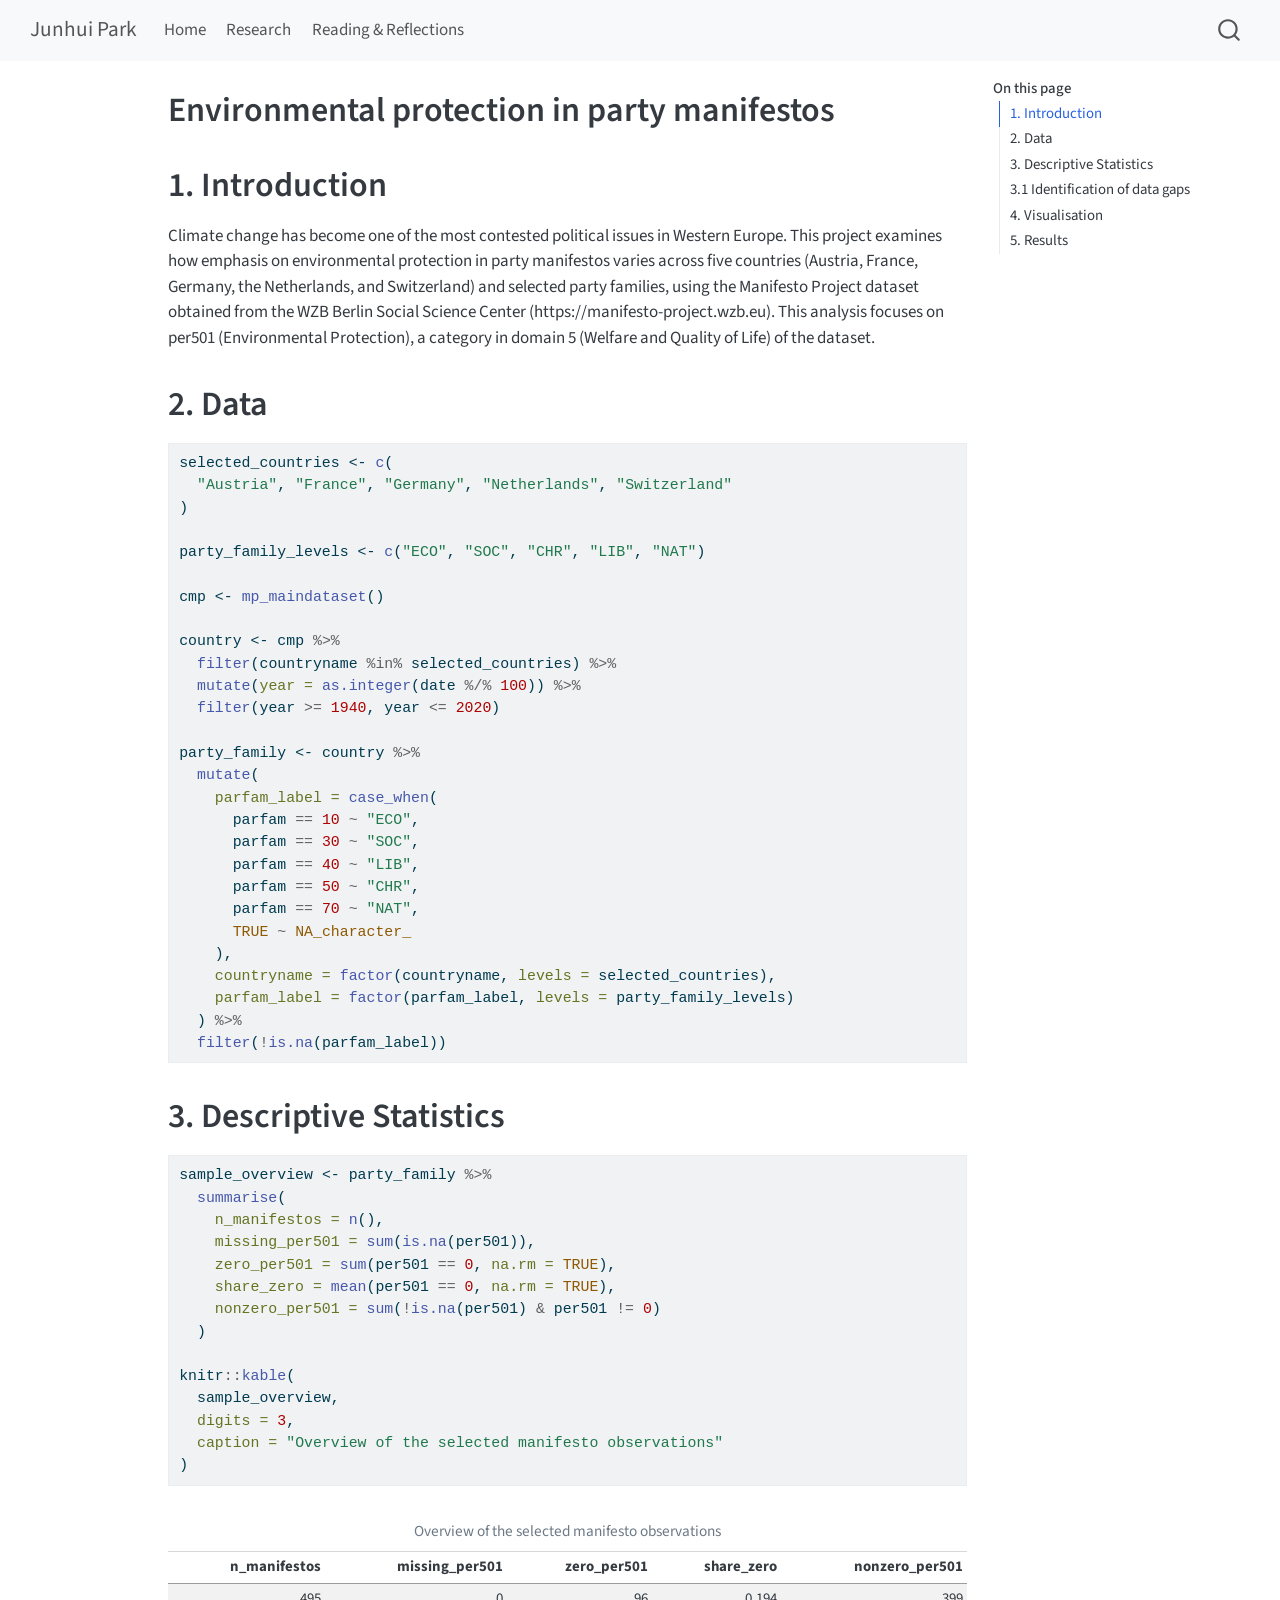
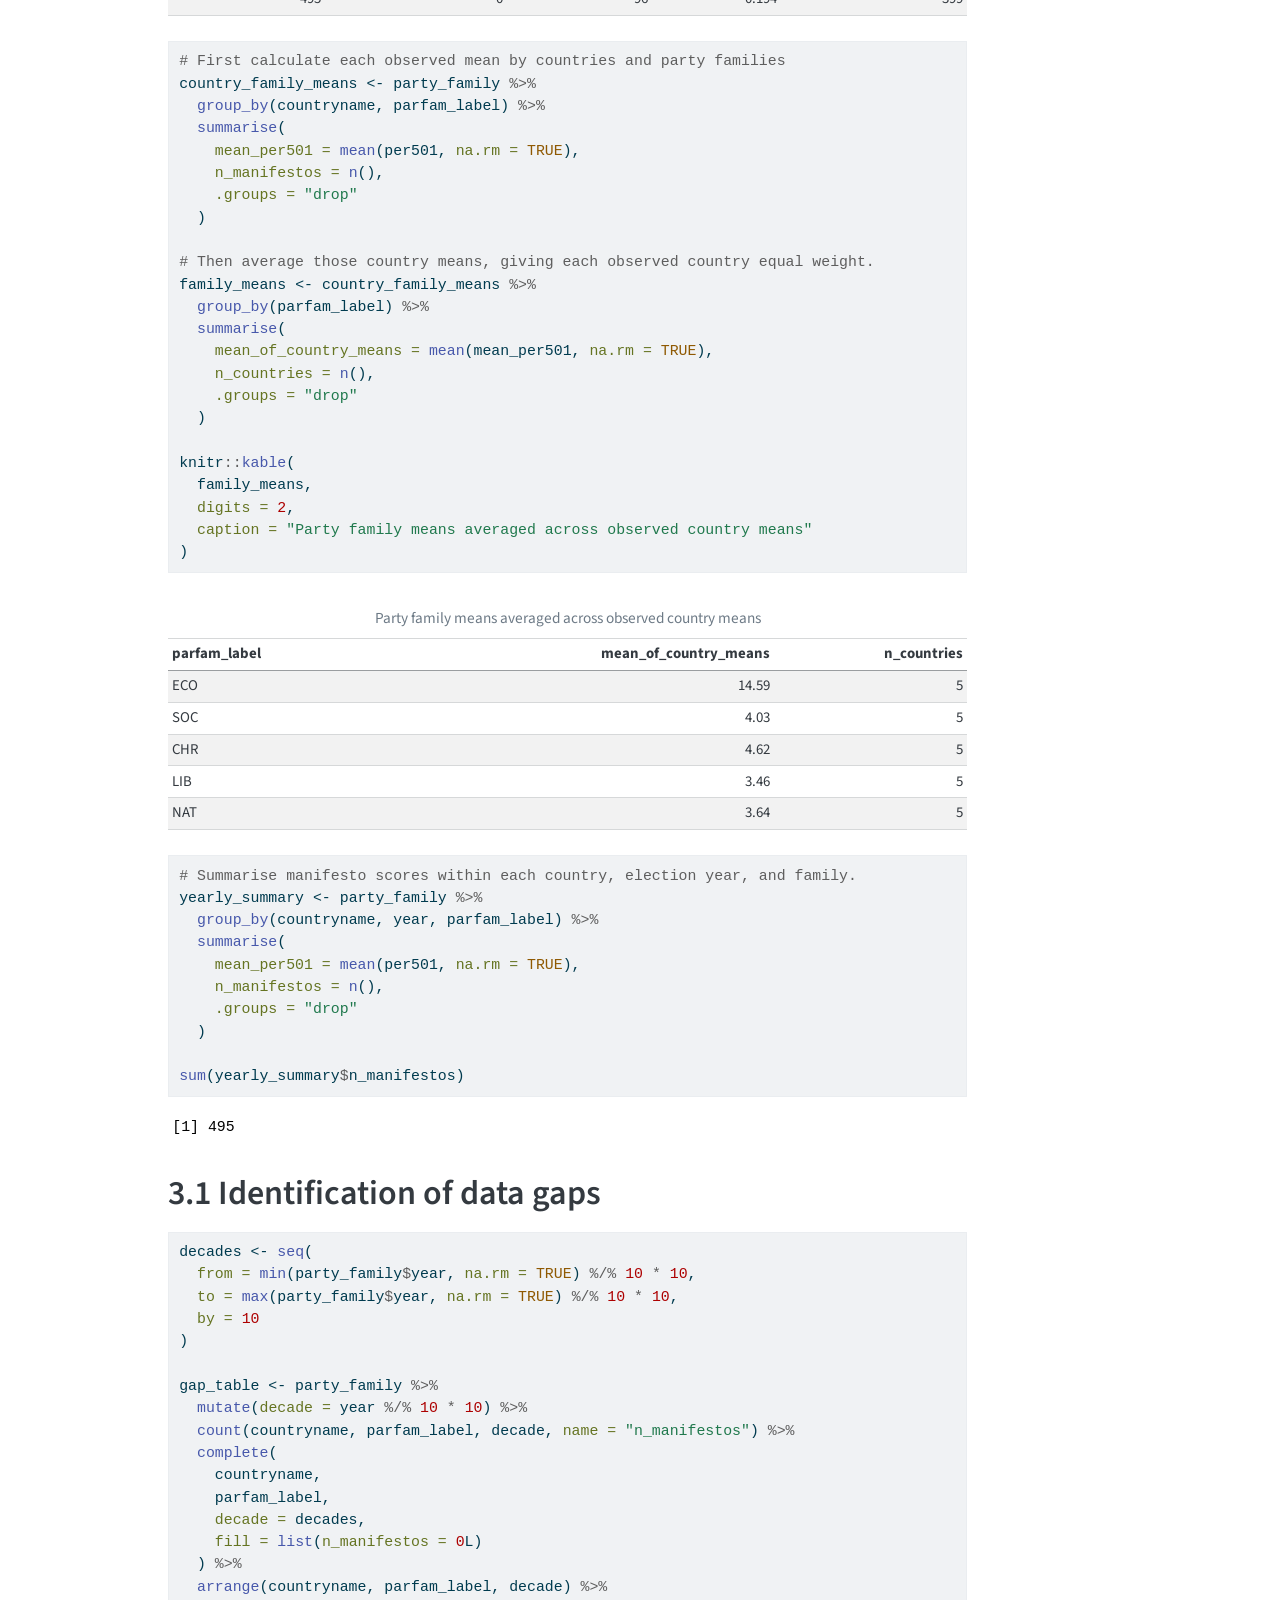
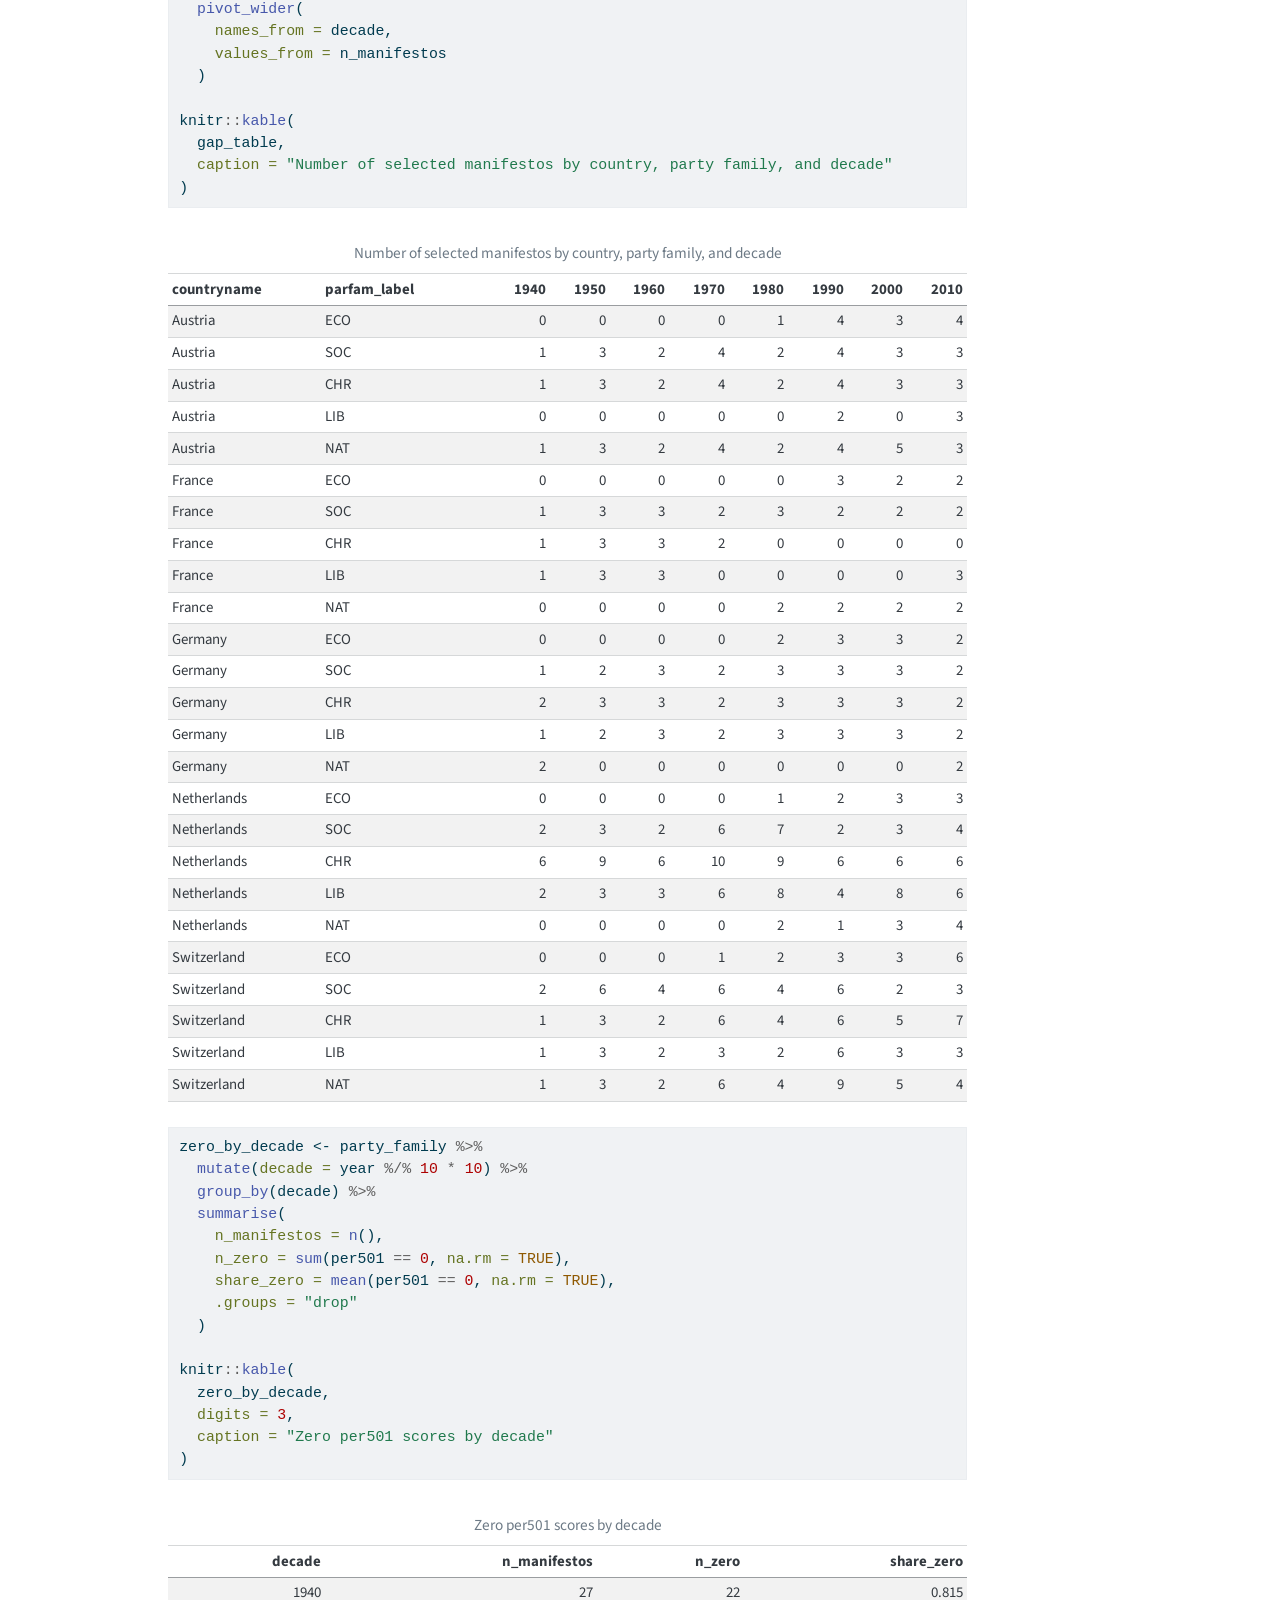
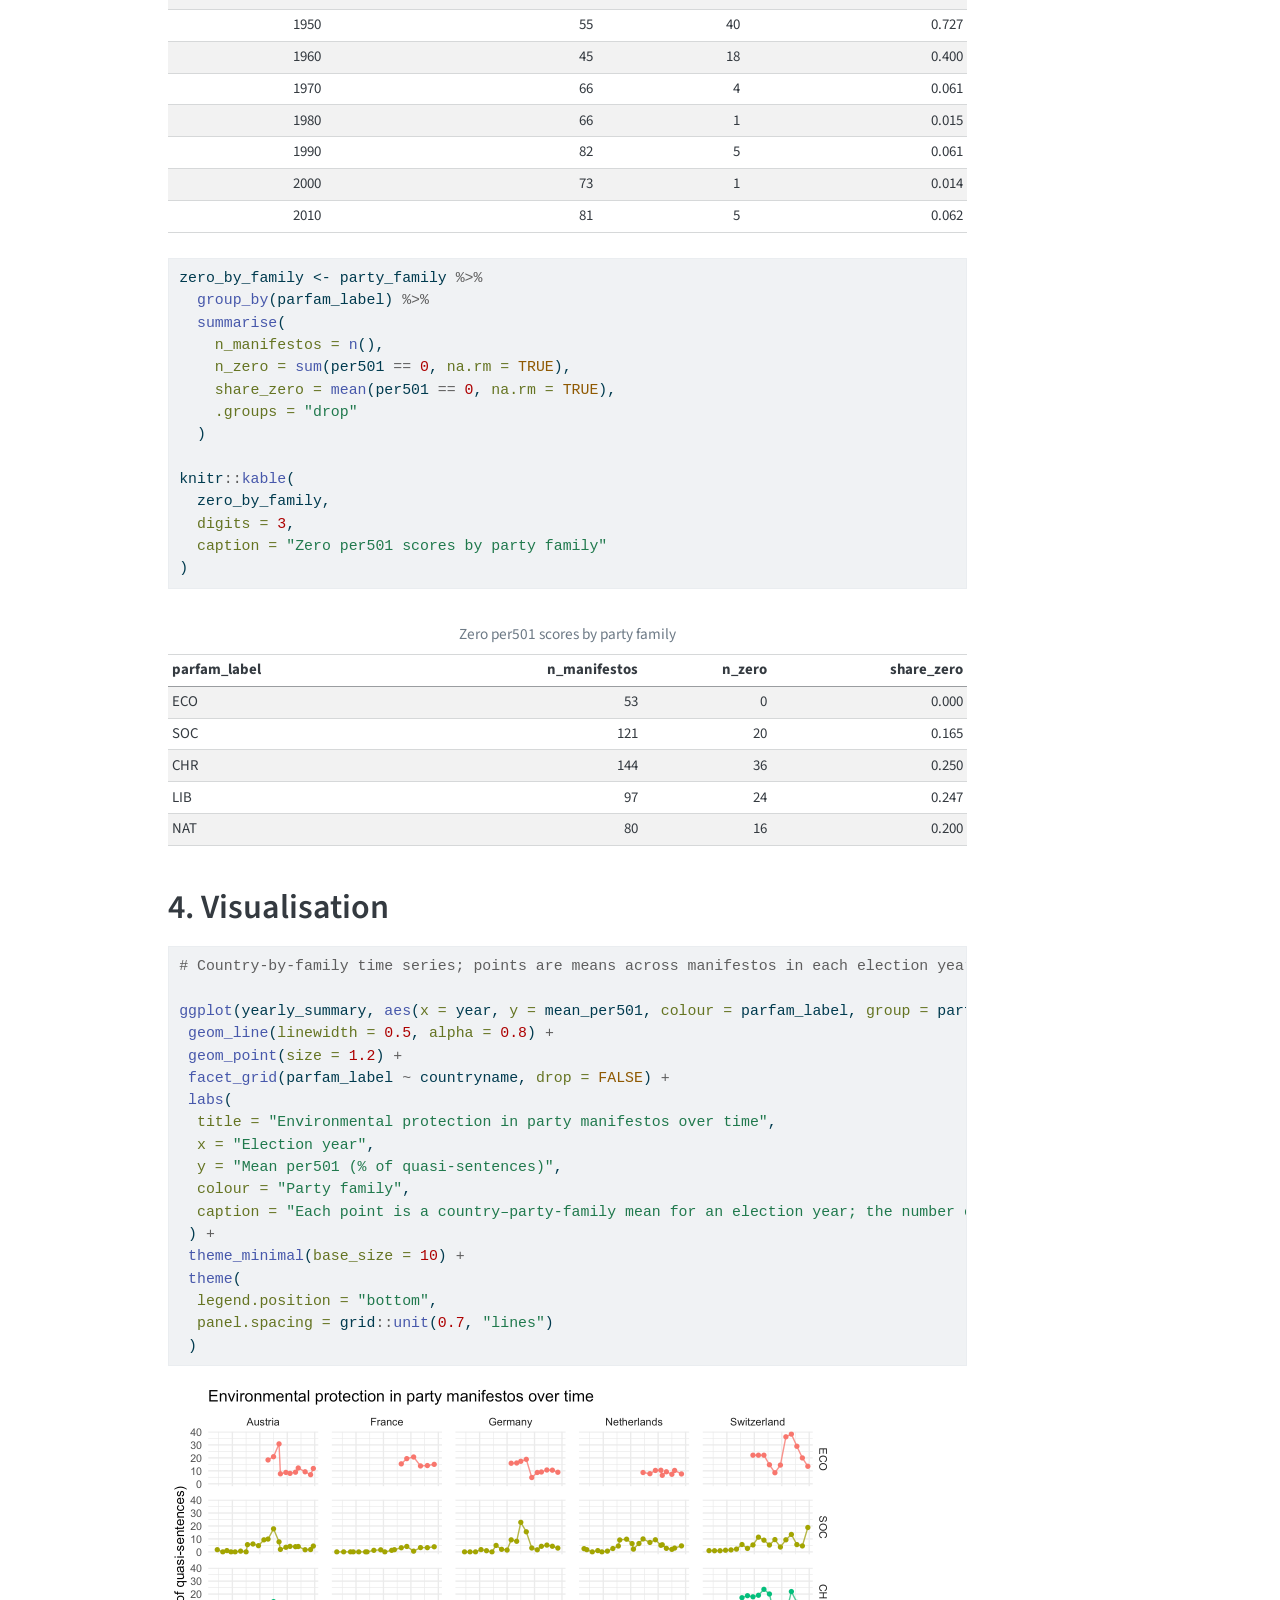
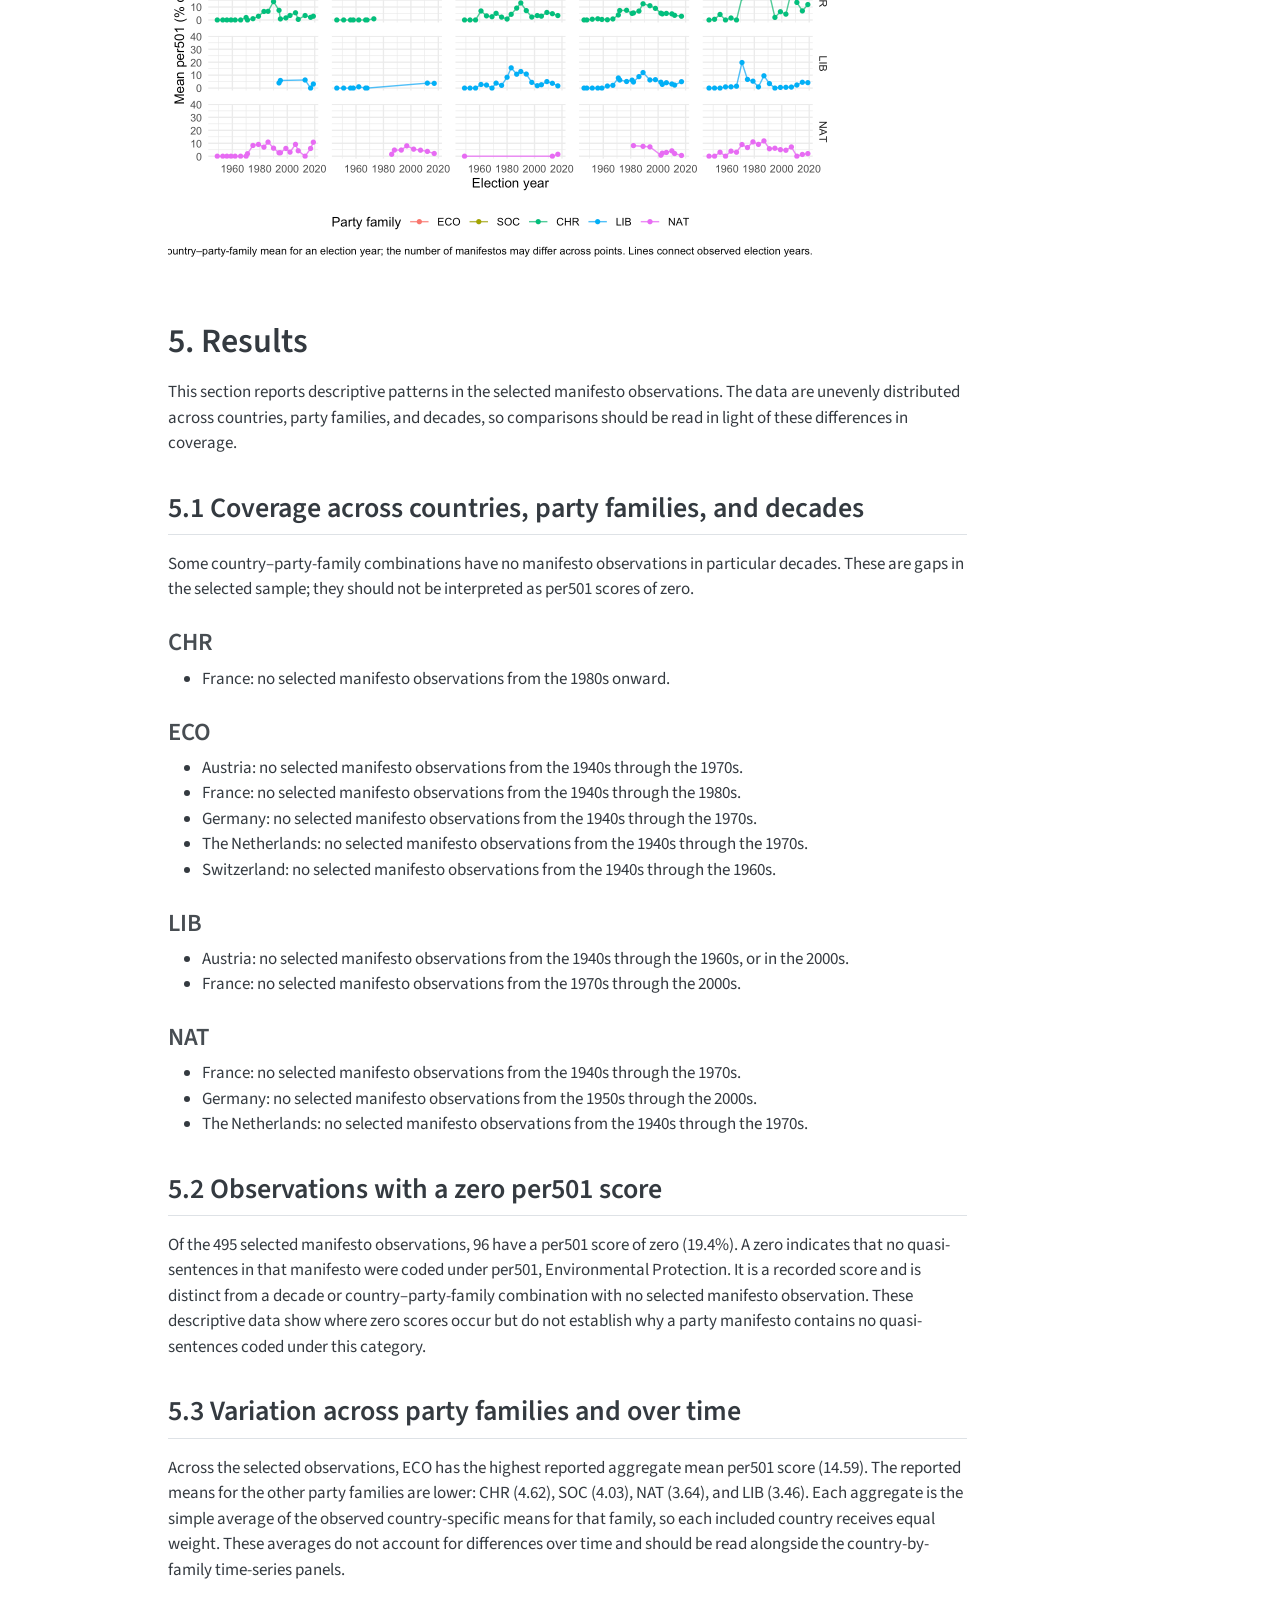
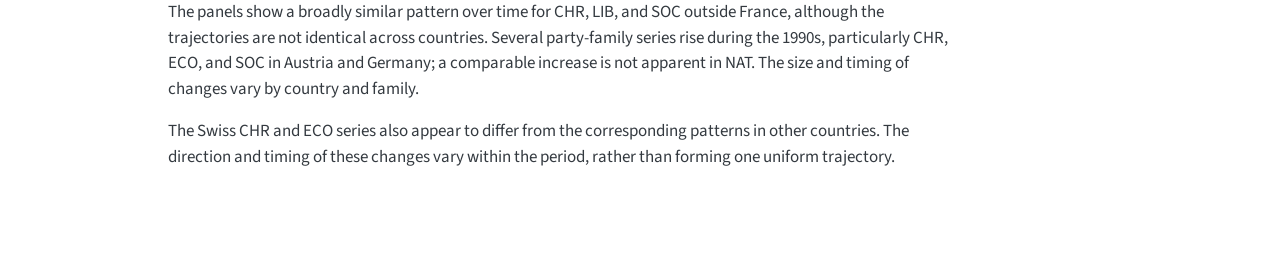
<file: docs/manifesto.html>
<!DOCTYPE html>
<html xmlns="http://www.w3.org/1999/xhtml" lang="en" xml:lang="en"><head>

<meta charset="utf-8">
<meta name="generator" content="quarto-1.10.18">

<meta name="viewport" content="width=device-width, initial-scale=1.0, user-scalable=yes">


<title>Environmental protection in party manifestos – Junhui Park</title>
<style>
/* Default styles provided by pandoc.
** See https://pandoc.org/MANUAL.html#variables-for-html for config info.
*/
span.smallcaps{font-variant: small-caps;}
div.columns{display: flex; gap: 1.5em;}
div.column{flex: auto;}
@media screen {
div.columns{gap: min(4vw, 1.5em);}
div.column{overflow-x: auto;}
}
div.hanging-indent{margin-left: 1.5em; text-indent: -1.5em;}
ul.task-list{list-style: none;}
ul.task-list li input[type="checkbox"] {
  width: 0.8em;
  margin: 0 0.8em 0.2em -1em; /* quarto-specific, see https://github.com/quarto-dev/quarto-cli/issues/4556 */ 
  vertical-align: middle;
}
/* CSS for syntax highlighting */
html { -webkit-text-size-adjust: 100%; }
pre > code.sourceCode { white-space: pre; position: relative; }
pre > code.sourceCode > span { display: inline-block; line-height: 1.25; }
pre > code.sourceCode > span:empty { height: 1.2em; }
.sourceCode { overflow: visible; }
code.sourceCode > span { color: inherit; text-decoration: inherit; }
div.sourceCode { margin: 1em 0; }
pre.sourceCode { margin: 0; }
@media screen {
div.sourceCode { overflow: auto; }
}
@media print {
pre > code.sourceCode { white-space: pre-wrap; }
pre > code.sourceCode > span { text-indent: -5em; padding-left: 5em; }
}
pre.numberSource code
  { counter-reset: source-line 0; }
pre.numberSource code > span
  { position: relative; left: -4em; counter-increment: source-line; }
pre.numberSource code > span > a:first-child::before
  { content: counter(source-line);
    position: relative; left: -1em; text-align: right; vertical-align: baseline;
    border: none; display: inline-block;
    -webkit-touch-callout: none; -webkit-user-select: none;
    -khtml-user-select: none; -moz-user-select: none;
    -ms-user-select: none; user-select: none;
    padding: 0 4px; width: 4em;
  }
pre.numberSource { margin-left: 3em;  padding-left: 4px; }
div.sourceCode
  {   }
@media screen {
pre > code.sourceCode > span > a:first-child::before { text-decoration: underline; }
}
</style>


<script src="site_libs/quarto-nav/quarto-nav.js"></script>
<script src="site_libs/quarto-nav/headroom.min.js"></script>
<script src="site_libs/clipboard/clipboard.min.js"></script>
<script src="site_libs/quarto-search/autocomplete.umd.js"></script>
<script src="site_libs/quarto-search/fuse.min.js"></script>
<script src="site_libs/quarto-search/quarto-search.js"></script>
<meta name="quarto:offset" content="./">
<script src="site_libs/quarto-html/quarto.js" type="module"></script>
<script src="site_libs/quarto-html/tabsets/tabsets.js" type="module"></script>
<script src="site_libs/quarto-html/popper.min.js"></script>
<script src="site_libs/quarto-html/tippy.umd.min.js"></script>
<script src="site_libs/quarto-html/anchor.min.js"></script>
<link href="site_libs/quarto-html/tippy.css" rel="stylesheet">
<link href="site_libs/quarto-html/quarto-syntax-highlighting-64a204ab8560d761af7679ceaba22944.css" rel="stylesheet" id="quarto-text-highlighting-styles">
<script src="site_libs/bootstrap/bootstrap.min.js"></script>
<link href="site_libs/bootstrap/bootstrap-icons.css" rel="stylesheet">
<link href="site_libs/bootstrap/bootstrap-445b8638c3d06994fee0907d791121c4.min.css" rel="stylesheet" append-hash="true" id="quarto-bootstrap" data-mode="light">
<script id="quarto-search-options" type="application/json">{
  "location": "navbar",
  "copy-button": false,
  "collapse-after": 3,
  "panel-placement": "end",
  "type": "overlay",
  "limit": 50,
  "keyboard-shortcut": [
    "f",
    "/",
    "s"
  ],
  "show-item-context": false,
  "language": {
    "search-no-results-text": "No results",
    "search-matching-documents-text": "matching documents",
    "search-copy-link-title": "Copy link to search",
    "search-hide-matches-text": "Hide additional matches",
    "search-more-match-text": "more match in this document",
    "search-more-matches-text": "more matches in this document",
    "search-clear-button-title": "Clear",
    "search-text-placeholder": "",
    "search-detached-cancel-button-title": "Cancel",
    "search-submit-button-title": "Submit",
    "search-label": "Search"
  }
}</script>


<link rel="stylesheet" href="styles.css">
</head>

<body class="nav-fixed quarto-light">

<div id="quarto-search-results"></div>
  <header id="quarto-header" class="headroom fixed-top">
    <nav class="navbar navbar-expand-lg " data-bs-theme="dark">
      <div class="navbar-container container-fluid">
      <div class="navbar-brand-container mx-auto">
    <a class="navbar-brand" href="./index.html">
    <span class="navbar-title">Junhui Park</span>
    </a>
  </div>
            <div id="quarto-search" class="" title="Search"></div>
          <button class="navbar-toggler" type="button" data-bs-toggle="collapse" data-bs-target="#navbarCollapse" aria-controls="navbarCollapse" role="menu" aria-expanded="false" aria-label="Toggle navigation" onclick="if (window.quartoToggleHeadroom) { window.quartoToggleHeadroom(); }">
  <span class="navbar-toggler-icon"></span>
</button>
          <div class="collapse navbar-collapse" id="navbarCollapse">
            <ul class="navbar-nav navbar-nav-scroll me-auto">
  <li class="nav-item">
    <a class="nav-link" href="./index.html"> 
<span class="menu-text">Home</span></a>
  </li>  
  <li class="nav-item">
    <a class="nav-link" href="./research.html"> 
<span class="menu-text">Research</span></a>
  </li>  
  <li class="nav-item">
    <a class="nav-link" href="./reading.html"> 
<span class="menu-text">Reading &amp; Reflections</span></a>
  </li>  
</ul>
          </div> <!-- /navcollapse -->
            <div class="quarto-navbar-tools">
</div>
      </div> <!-- /container-fluid -->
    </nav>
</header>
<!-- content -->
<div id="quarto-content" class="quarto-container page-columns page-rows-contents page-layout-article page-navbar">
<!-- sidebar -->
<!-- margin-sidebar -->
    <div id="quarto-margin-sidebar" class="sidebar margin-sidebar">
        <nav id="TOC" role="doc-toc" class="toc-active">
    <h2 id="toc-title">On this page</h2>
   
  <ul>
  <li><a href="#introduction" id="toc-introduction" class="nav-link active" data-scroll-target="#introduction">1. Introduction</a></li>
  <li><a href="#data" id="toc-data" class="nav-link" data-scroll-target="#data">2. Data</a></li>
  <li><a href="#descriptive-statistics" id="toc-descriptive-statistics" class="nav-link" data-scroll-target="#descriptive-statistics">3. Descriptive Statistics</a></li>
  <li><a href="#identification-of-data-gaps" id="toc-identification-of-data-gaps" class="nav-link" data-scroll-target="#identification-of-data-gaps">3.1 Identification of data gaps</a></li>
  <li><a href="#visualisation" id="toc-visualisation" class="nav-link" data-scroll-target="#visualisation">4. Visualisation</a></li>
  <li><a href="#results" id="toc-results" class="nav-link" data-scroll-target="#results">5. Results</a>
  <ul class="collapse">
  <li><a href="#coverage-across-countries-party-families-and-decades" id="toc-coverage-across-countries-party-families-and-decades" class="nav-link" data-scroll-target="#coverage-across-countries-party-families-and-decades">5.1 Coverage across countries, party families, and decades</a>
  <ul class="collapse">
  <li><a href="#chr" id="toc-chr" class="nav-link" data-scroll-target="#chr">CHR</a></li>
  <li><a href="#eco" id="toc-eco" class="nav-link" data-scroll-target="#eco">ECO</a></li>
  <li><a href="#lib" id="toc-lib" class="nav-link" data-scroll-target="#lib">LIB</a></li>
  <li><a href="#nat" id="toc-nat" class="nav-link" data-scroll-target="#nat">NAT</a></li>
  </ul></li>
  <li><a href="#observations-with-a-zero-per501-score" id="toc-observations-with-a-zero-per501-score" class="nav-link" data-scroll-target="#observations-with-a-zero-per501-score">5.2 Observations with a zero per501 score</a></li>
  <li><a href="#variation-across-party-families-and-over-time" id="toc-variation-across-party-families-and-over-time" class="nav-link" data-scroll-target="#variation-across-party-families-and-over-time">5.3 Variation across party families and over time</a></li>
  </ul></li>
  </ul>
</nav>
    </div>
<!-- main -->
<main class="content" id="quarto-document-content">

<header id="title-block-header" class="quarto-title-block default">
<div class="quarto-title">
<h1 class="title">Environmental protection in party manifestos</h1>
</div>



<div class="quarto-title-meta">

    
  
    
  </div>
  


</header>


<section id="introduction" class="level1">
<h1>1. Introduction</h1>
<p>Climate change has become one of the most contested political issues in Western Europe. This project examines how emphasis on environmental protection in party manifestos varies across five countries (Austria, France, Germany, the Netherlands, and Switzerland) and selected party families, using the Manifesto Project dataset obtained from the WZB Berlin Social Science Center (https://manifesto-project.wzb.eu). This analysis focuses on per501 (Environmental Protection), a category in domain 5 (Welfare and Quality of Life) of the dataset.</p>
</section>
<section id="data" class="level1">
<h1>2. Data</h1>
<div class="cell">
<div class="code-copy-outer-scaffold"><div class="sourceCode cell-code" id="cb1"><pre class="sourceCode r code-with-copy"><code class="sourceCode r"><span id="cb1-1"><a href="#cb1-1" aria-hidden="true" tabindex="-1"></a>selected_countries <span class="ot">&lt;-</span> <span class="fu">c</span>(</span>
<span id="cb1-2"><a href="#cb1-2" aria-hidden="true" tabindex="-1"></a>  <span class="st">"Austria"</span>, <span class="st">"France"</span>, <span class="st">"Germany"</span>, <span class="st">"Netherlands"</span>, <span class="st">"Switzerland"</span></span>
<span id="cb1-3"><a href="#cb1-3" aria-hidden="true" tabindex="-1"></a>)</span>
<span id="cb1-4"><a href="#cb1-4" aria-hidden="true" tabindex="-1"></a></span>
<span id="cb1-5"><a href="#cb1-5" aria-hidden="true" tabindex="-1"></a>party_family_levels <span class="ot">&lt;-</span> <span class="fu">c</span>(<span class="st">"ECO"</span>, <span class="st">"SOC"</span>, <span class="st">"CHR"</span>, <span class="st">"LIB"</span>, <span class="st">"NAT"</span>)</span>
<span id="cb1-6"><a href="#cb1-6" aria-hidden="true" tabindex="-1"></a></span>
<span id="cb1-7"><a href="#cb1-7" aria-hidden="true" tabindex="-1"></a>cmp <span class="ot">&lt;-</span> <span class="fu">mp_maindataset</span>()</span>
<span id="cb1-8"><a href="#cb1-8" aria-hidden="true" tabindex="-1"></a></span>
<span id="cb1-9"><a href="#cb1-9" aria-hidden="true" tabindex="-1"></a>country <span class="ot">&lt;-</span> cmp <span class="sc">%&gt;%</span></span>
<span id="cb1-10"><a href="#cb1-10" aria-hidden="true" tabindex="-1"></a>  <span class="fu">filter</span>(countryname <span class="sc">%in%</span> selected_countries) <span class="sc">%&gt;%</span></span>
<span id="cb1-11"><a href="#cb1-11" aria-hidden="true" tabindex="-1"></a>  <span class="fu">mutate</span>(<span class="at">year =</span> <span class="fu">as.integer</span>(date <span class="sc">%/%</span> <span class="dv">100</span>)) <span class="sc">%&gt;%</span></span>
<span id="cb1-12"><a href="#cb1-12" aria-hidden="true" tabindex="-1"></a>  <span class="fu">filter</span>(year <span class="sc">&gt;=</span> <span class="dv">1940</span>, year <span class="sc">&lt;=</span> <span class="dv">2020</span>)</span>
<span id="cb1-13"><a href="#cb1-13" aria-hidden="true" tabindex="-1"></a></span>
<span id="cb1-14"><a href="#cb1-14" aria-hidden="true" tabindex="-1"></a>party_family <span class="ot">&lt;-</span> country <span class="sc">%&gt;%</span></span>
<span id="cb1-15"><a href="#cb1-15" aria-hidden="true" tabindex="-1"></a>  <span class="fu">mutate</span>(</span>
<span id="cb1-16"><a href="#cb1-16" aria-hidden="true" tabindex="-1"></a>    <span class="at">parfam_label =</span> <span class="fu">case_when</span>(</span>
<span id="cb1-17"><a href="#cb1-17" aria-hidden="true" tabindex="-1"></a>      parfam <span class="sc">==</span> <span class="dv">10</span> <span class="sc">~</span> <span class="st">"ECO"</span>,</span>
<span id="cb1-18"><a href="#cb1-18" aria-hidden="true" tabindex="-1"></a>      parfam <span class="sc">==</span> <span class="dv">30</span> <span class="sc">~</span> <span class="st">"SOC"</span>,</span>
<span id="cb1-19"><a href="#cb1-19" aria-hidden="true" tabindex="-1"></a>      parfam <span class="sc">==</span> <span class="dv">40</span> <span class="sc">~</span> <span class="st">"LIB"</span>,</span>
<span id="cb1-20"><a href="#cb1-20" aria-hidden="true" tabindex="-1"></a>      parfam <span class="sc">==</span> <span class="dv">50</span> <span class="sc">~</span> <span class="st">"CHR"</span>,</span>
<span id="cb1-21"><a href="#cb1-21" aria-hidden="true" tabindex="-1"></a>      parfam <span class="sc">==</span> <span class="dv">70</span> <span class="sc">~</span> <span class="st">"NAT"</span>,</span>
<span id="cb1-22"><a href="#cb1-22" aria-hidden="true" tabindex="-1"></a>      <span class="cn">TRUE</span> <span class="sc">~</span> <span class="cn">NA_character_</span></span>
<span id="cb1-23"><a href="#cb1-23" aria-hidden="true" tabindex="-1"></a>    ),</span>
<span id="cb1-24"><a href="#cb1-24" aria-hidden="true" tabindex="-1"></a>    <span class="at">countryname =</span> <span class="fu">factor</span>(countryname, <span class="at">levels =</span> selected_countries),</span>
<span id="cb1-25"><a href="#cb1-25" aria-hidden="true" tabindex="-1"></a>    <span class="at">parfam_label =</span> <span class="fu">factor</span>(parfam_label, <span class="at">levels =</span> party_family_levels)</span>
<span id="cb1-26"><a href="#cb1-26" aria-hidden="true" tabindex="-1"></a>  ) <span class="sc">%&gt;%</span></span>
<span id="cb1-27"><a href="#cb1-27" aria-hidden="true" tabindex="-1"></a>  <span class="fu">filter</span>(<span class="sc">!</span><span class="fu">is.na</span>(parfam_label))</span></code></pre></div><button title="Copy to Clipboard" class="code-copy-button"><i class="bi"></i></button></div>
</div>
</section>
<section id="descriptive-statistics" class="level1">
<h1>3. Descriptive Statistics</h1>
<div class="cell">
<div class="code-copy-outer-scaffold"><div class="sourceCode cell-code" id="cb2"><pre class="sourceCode r code-with-copy"><code class="sourceCode r"><span id="cb2-1"><a href="#cb2-1" aria-hidden="true" tabindex="-1"></a>sample_overview <span class="ot">&lt;-</span> party_family <span class="sc">%&gt;%</span></span>
<span id="cb2-2"><a href="#cb2-2" aria-hidden="true" tabindex="-1"></a>  <span class="fu">summarise</span>(</span>
<span id="cb2-3"><a href="#cb2-3" aria-hidden="true" tabindex="-1"></a>    <span class="at">n_manifestos =</span> <span class="fu">n</span>(),</span>
<span id="cb2-4"><a href="#cb2-4" aria-hidden="true" tabindex="-1"></a>    <span class="at">missing_per501 =</span> <span class="fu">sum</span>(<span class="fu">is.na</span>(per501)),</span>
<span id="cb2-5"><a href="#cb2-5" aria-hidden="true" tabindex="-1"></a>    <span class="at">zero_per501 =</span> <span class="fu">sum</span>(per501 <span class="sc">==</span> <span class="dv">0</span>, <span class="at">na.rm =</span> <span class="cn">TRUE</span>),</span>
<span id="cb2-6"><a href="#cb2-6" aria-hidden="true" tabindex="-1"></a>    <span class="at">share_zero =</span> <span class="fu">mean</span>(per501 <span class="sc">==</span> <span class="dv">0</span>, <span class="at">na.rm =</span> <span class="cn">TRUE</span>),</span>
<span id="cb2-7"><a href="#cb2-7" aria-hidden="true" tabindex="-1"></a>    <span class="at">nonzero_per501 =</span> <span class="fu">sum</span>(<span class="sc">!</span><span class="fu">is.na</span>(per501) <span class="sc">&amp;</span> per501 <span class="sc">!=</span> <span class="dv">0</span>)</span>
<span id="cb2-8"><a href="#cb2-8" aria-hidden="true" tabindex="-1"></a>  )</span>
<span id="cb2-9"><a href="#cb2-9" aria-hidden="true" tabindex="-1"></a></span>
<span id="cb2-10"><a href="#cb2-10" aria-hidden="true" tabindex="-1"></a>knitr<span class="sc">::</span><span class="fu">kable</span>(</span>
<span id="cb2-11"><a href="#cb2-11" aria-hidden="true" tabindex="-1"></a>  sample_overview,</span>
<span id="cb2-12"><a href="#cb2-12" aria-hidden="true" tabindex="-1"></a>  <span class="at">digits =</span> <span class="dv">3</span>,</span>
<span id="cb2-13"><a href="#cb2-13" aria-hidden="true" tabindex="-1"></a>  <span class="at">caption =</span> <span class="st">"Overview of the selected manifesto observations"</span></span>
<span id="cb2-14"><a href="#cb2-14" aria-hidden="true" tabindex="-1"></a>)</span></code></pre></div><button title="Copy to Clipboard" class="code-copy-button"><i class="bi"></i></button></div>
<div class="cell-output-display">
<table class="caption-top table table-sm table-striped small">
<caption>Overview of the selected manifesto observations</caption>
<thead>
<tr class="header">
<th style="text-align: right;">n_manifestos</th>
<th style="text-align: right;">missing_per501</th>
<th style="text-align: right;">zero_per501</th>
<th style="text-align: right;">share_zero</th>
<th style="text-align: right;">nonzero_per501</th>
</tr>
</thead>
<tbody>
<tr class="odd">
<td style="text-align: right;">495</td>
<td style="text-align: right;">0</td>
<td style="text-align: right;">96</td>
<td style="text-align: right;">0.194</td>
<td style="text-align: right;">399</td>
</tr>
</tbody>
</table>
</div>
<div class="code-copy-outer-scaffold"><div class="sourceCode cell-code" id="cb3"><pre class="sourceCode r code-with-copy"><code class="sourceCode r"><span id="cb3-1"><a href="#cb3-1" aria-hidden="true" tabindex="-1"></a><span class="co"># First calculate each observed mean by countries and party families</span></span>
<span id="cb3-2"><a href="#cb3-2" aria-hidden="true" tabindex="-1"></a>country_family_means <span class="ot">&lt;-</span> party_family <span class="sc">%&gt;%</span></span>
<span id="cb3-3"><a href="#cb3-3" aria-hidden="true" tabindex="-1"></a>  <span class="fu">group_by</span>(countryname, parfam_label) <span class="sc">%&gt;%</span></span>
<span id="cb3-4"><a href="#cb3-4" aria-hidden="true" tabindex="-1"></a>  <span class="fu">summarise</span>(</span>
<span id="cb3-5"><a href="#cb3-5" aria-hidden="true" tabindex="-1"></a>    <span class="at">mean_per501 =</span> <span class="fu">mean</span>(per501, <span class="at">na.rm =</span> <span class="cn">TRUE</span>),</span>
<span id="cb3-6"><a href="#cb3-6" aria-hidden="true" tabindex="-1"></a>    <span class="at">n_manifestos =</span> <span class="fu">n</span>(),</span>
<span id="cb3-7"><a href="#cb3-7" aria-hidden="true" tabindex="-1"></a>    <span class="at">.groups =</span> <span class="st">"drop"</span></span>
<span id="cb3-8"><a href="#cb3-8" aria-hidden="true" tabindex="-1"></a>  )</span>
<span id="cb3-9"><a href="#cb3-9" aria-hidden="true" tabindex="-1"></a></span>
<span id="cb3-10"><a href="#cb3-10" aria-hidden="true" tabindex="-1"></a><span class="co"># Then average those country means, giving each observed country equal weight.</span></span>
<span id="cb3-11"><a href="#cb3-11" aria-hidden="true" tabindex="-1"></a>family_means <span class="ot">&lt;-</span> country_family_means <span class="sc">%&gt;%</span></span>
<span id="cb3-12"><a href="#cb3-12" aria-hidden="true" tabindex="-1"></a>  <span class="fu">group_by</span>(parfam_label) <span class="sc">%&gt;%</span></span>
<span id="cb3-13"><a href="#cb3-13" aria-hidden="true" tabindex="-1"></a>  <span class="fu">summarise</span>(</span>
<span id="cb3-14"><a href="#cb3-14" aria-hidden="true" tabindex="-1"></a>    <span class="at">mean_of_country_means =</span> <span class="fu">mean</span>(mean_per501, <span class="at">na.rm =</span> <span class="cn">TRUE</span>),</span>
<span id="cb3-15"><a href="#cb3-15" aria-hidden="true" tabindex="-1"></a>    <span class="at">n_countries =</span> <span class="fu">n</span>(),</span>
<span id="cb3-16"><a href="#cb3-16" aria-hidden="true" tabindex="-1"></a>    <span class="at">.groups =</span> <span class="st">"drop"</span></span>
<span id="cb3-17"><a href="#cb3-17" aria-hidden="true" tabindex="-1"></a>  )</span>
<span id="cb3-18"><a href="#cb3-18" aria-hidden="true" tabindex="-1"></a></span>
<span id="cb3-19"><a href="#cb3-19" aria-hidden="true" tabindex="-1"></a>knitr<span class="sc">::</span><span class="fu">kable</span>(</span>
<span id="cb3-20"><a href="#cb3-20" aria-hidden="true" tabindex="-1"></a>  family_means,</span>
<span id="cb3-21"><a href="#cb3-21" aria-hidden="true" tabindex="-1"></a>  <span class="at">digits =</span> <span class="dv">2</span>,</span>
<span id="cb3-22"><a href="#cb3-22" aria-hidden="true" tabindex="-1"></a>  <span class="at">caption =</span> <span class="st">"Party family means averaged across observed country means"</span></span>
<span id="cb3-23"><a href="#cb3-23" aria-hidden="true" tabindex="-1"></a>)</span></code></pre></div><button title="Copy to Clipboard" class="code-copy-button"><i class="bi"></i></button></div>
<div class="cell-output-display">
<table class="caption-top table table-sm table-striped small">
<caption>Party family means averaged across observed country means</caption>
<thead>
<tr class="header">
<th style="text-align: left;">parfam_label</th>
<th style="text-align: right;">mean_of_country_means</th>
<th style="text-align: right;">n_countries</th>
</tr>
</thead>
<tbody>
<tr class="odd">
<td style="text-align: left;">ECO</td>
<td style="text-align: right;">14.59</td>
<td style="text-align: right;">5</td>
</tr>
<tr class="even">
<td style="text-align: left;">SOC</td>
<td style="text-align: right;">4.03</td>
<td style="text-align: right;">5</td>
</tr>
<tr class="odd">
<td style="text-align: left;">CHR</td>
<td style="text-align: right;">4.62</td>
<td style="text-align: right;">5</td>
</tr>
<tr class="even">
<td style="text-align: left;">LIB</td>
<td style="text-align: right;">3.46</td>
<td style="text-align: right;">5</td>
</tr>
<tr class="odd">
<td style="text-align: left;">NAT</td>
<td style="text-align: right;">3.64</td>
<td style="text-align: right;">5</td>
</tr>
</tbody>
</table>
</div>
<div class="code-copy-outer-scaffold"><div class="sourceCode cell-code" id="cb4"><pre class="sourceCode r code-with-copy"><code class="sourceCode r"><span id="cb4-1"><a href="#cb4-1" aria-hidden="true" tabindex="-1"></a><span class="co"># Summarise manifesto scores within each country, election year, and family.</span></span>
<span id="cb4-2"><a href="#cb4-2" aria-hidden="true" tabindex="-1"></a>yearly_summary <span class="ot">&lt;-</span> party_family <span class="sc">%&gt;%</span></span>
<span id="cb4-3"><a href="#cb4-3" aria-hidden="true" tabindex="-1"></a>  <span class="fu">group_by</span>(countryname, year, parfam_label) <span class="sc">%&gt;%</span></span>
<span id="cb4-4"><a href="#cb4-4" aria-hidden="true" tabindex="-1"></a>  <span class="fu">summarise</span>(</span>
<span id="cb4-5"><a href="#cb4-5" aria-hidden="true" tabindex="-1"></a>    <span class="at">mean_per501 =</span> <span class="fu">mean</span>(per501, <span class="at">na.rm =</span> <span class="cn">TRUE</span>),</span>
<span id="cb4-6"><a href="#cb4-6" aria-hidden="true" tabindex="-1"></a>    <span class="at">n_manifestos =</span> <span class="fu">n</span>(),</span>
<span id="cb4-7"><a href="#cb4-7" aria-hidden="true" tabindex="-1"></a>    <span class="at">.groups =</span> <span class="st">"drop"</span></span>
<span id="cb4-8"><a href="#cb4-8" aria-hidden="true" tabindex="-1"></a>  )</span>
<span id="cb4-9"><a href="#cb4-9" aria-hidden="true" tabindex="-1"></a></span>
<span id="cb4-10"><a href="#cb4-10" aria-hidden="true" tabindex="-1"></a><span class="fu">sum</span>(yearly_summary<span class="sc">$</span>n_manifestos)</span></code></pre></div><button title="Copy to Clipboard" class="code-copy-button"><i class="bi"></i></button></div>
<div class="cell-output cell-output-stdout">
<pre><code>[1] 495</code></pre>
</div>
</div>
</section>
<section id="identification-of-data-gaps" class="level1">
<h1>3.1 Identification of data gaps</h1>
<div class="cell">
<div class="code-copy-outer-scaffold"><div class="sourceCode cell-code" id="cb6"><pre class="sourceCode r code-with-copy"><code class="sourceCode r"><span id="cb6-1"><a href="#cb6-1" aria-hidden="true" tabindex="-1"></a>decades <span class="ot">&lt;-</span> <span class="fu">seq</span>(</span>
<span id="cb6-2"><a href="#cb6-2" aria-hidden="true" tabindex="-1"></a>  <span class="at">from =</span> <span class="fu">min</span>(party_family<span class="sc">$</span>year, <span class="at">na.rm =</span> <span class="cn">TRUE</span>) <span class="sc">%/%</span> <span class="dv">10</span> <span class="sc">*</span> <span class="dv">10</span>,</span>
<span id="cb6-3"><a href="#cb6-3" aria-hidden="true" tabindex="-1"></a>  <span class="at">to =</span> <span class="fu">max</span>(party_family<span class="sc">$</span>year, <span class="at">na.rm =</span> <span class="cn">TRUE</span>) <span class="sc">%/%</span> <span class="dv">10</span> <span class="sc">*</span> <span class="dv">10</span>,</span>
<span id="cb6-4"><a href="#cb6-4" aria-hidden="true" tabindex="-1"></a>  <span class="at">by =</span> <span class="dv">10</span></span>
<span id="cb6-5"><a href="#cb6-5" aria-hidden="true" tabindex="-1"></a>)</span>
<span id="cb6-6"><a href="#cb6-6" aria-hidden="true" tabindex="-1"></a></span>
<span id="cb6-7"><a href="#cb6-7" aria-hidden="true" tabindex="-1"></a>gap_table <span class="ot">&lt;-</span> party_family <span class="sc">%&gt;%</span></span>
<span id="cb6-8"><a href="#cb6-8" aria-hidden="true" tabindex="-1"></a>  <span class="fu">mutate</span>(<span class="at">decade =</span> year <span class="sc">%/%</span> <span class="dv">10</span> <span class="sc">*</span> <span class="dv">10</span>) <span class="sc">%&gt;%</span></span>
<span id="cb6-9"><a href="#cb6-9" aria-hidden="true" tabindex="-1"></a>  <span class="fu">count</span>(countryname, parfam_label, decade, <span class="at">name =</span> <span class="st">"n_manifestos"</span>) <span class="sc">%&gt;%</span></span>
<span id="cb6-10"><a href="#cb6-10" aria-hidden="true" tabindex="-1"></a>  <span class="fu">complete</span>(</span>
<span id="cb6-11"><a href="#cb6-11" aria-hidden="true" tabindex="-1"></a>    countryname,</span>
<span id="cb6-12"><a href="#cb6-12" aria-hidden="true" tabindex="-1"></a>    parfam_label,</span>
<span id="cb6-13"><a href="#cb6-13" aria-hidden="true" tabindex="-1"></a>    <span class="at">decade =</span> decades,</span>
<span id="cb6-14"><a href="#cb6-14" aria-hidden="true" tabindex="-1"></a>    <span class="at">fill =</span> <span class="fu">list</span>(<span class="at">n_manifestos =</span> <span class="dv">0</span>L)</span>
<span id="cb6-15"><a href="#cb6-15" aria-hidden="true" tabindex="-1"></a>  ) <span class="sc">%&gt;%</span></span>
<span id="cb6-16"><a href="#cb6-16" aria-hidden="true" tabindex="-1"></a>  <span class="fu">arrange</span>(countryname, parfam_label, decade) <span class="sc">%&gt;%</span></span>
<span id="cb6-17"><a href="#cb6-17" aria-hidden="true" tabindex="-1"></a>  <span class="fu">pivot_wider</span>(</span>
<span id="cb6-18"><a href="#cb6-18" aria-hidden="true" tabindex="-1"></a>    <span class="at">names_from =</span> decade,</span>
<span id="cb6-19"><a href="#cb6-19" aria-hidden="true" tabindex="-1"></a>    <span class="at">values_from =</span> n_manifestos</span>
<span id="cb6-20"><a href="#cb6-20" aria-hidden="true" tabindex="-1"></a>  )</span>
<span id="cb6-21"><a href="#cb6-21" aria-hidden="true" tabindex="-1"></a></span>
<span id="cb6-22"><a href="#cb6-22" aria-hidden="true" tabindex="-1"></a>knitr<span class="sc">::</span><span class="fu">kable</span>(</span>
<span id="cb6-23"><a href="#cb6-23" aria-hidden="true" tabindex="-1"></a>  gap_table,</span>
<span id="cb6-24"><a href="#cb6-24" aria-hidden="true" tabindex="-1"></a>  <span class="at">caption =</span> <span class="st">"Number of selected manifestos by country, party family, and decade"</span></span>
<span id="cb6-25"><a href="#cb6-25" aria-hidden="true" tabindex="-1"></a>)</span></code></pre></div><button title="Copy to Clipboard" class="code-copy-button"><i class="bi"></i></button></div>
<div class="cell-output-display">
<table class="caption-top table table-sm table-striped small">
<caption>Number of selected manifestos by country, party family, and decade</caption>
<colgroup>
<col style="width: 18%">
<col style="width: 20%">
<col style="width: 7%">
<col style="width: 7%">
<col style="width: 7%">
<col style="width: 7%">
<col style="width: 7%">
<col style="width: 7%">
<col style="width: 7%">
<col style="width: 7%">
</colgroup>
<thead>
<tr class="header">
<th style="text-align: left;">countryname</th>
<th style="text-align: left;">parfam_label</th>
<th style="text-align: right;">1940</th>
<th style="text-align: right;">1950</th>
<th style="text-align: right;">1960</th>
<th style="text-align: right;">1970</th>
<th style="text-align: right;">1980</th>
<th style="text-align: right;">1990</th>
<th style="text-align: right;">2000</th>
<th style="text-align: right;">2010</th>
</tr>
</thead>
<tbody>
<tr class="odd">
<td style="text-align: left;">Austria</td>
<td style="text-align: left;">ECO</td>
<td style="text-align: right;">0</td>
<td style="text-align: right;">0</td>
<td style="text-align: right;">0</td>
<td style="text-align: right;">0</td>
<td style="text-align: right;">1</td>
<td style="text-align: right;">4</td>
<td style="text-align: right;">3</td>
<td style="text-align: right;">4</td>
</tr>
<tr class="even">
<td style="text-align: left;">Austria</td>
<td style="text-align: left;">SOC</td>
<td style="text-align: right;">1</td>
<td style="text-align: right;">3</td>
<td style="text-align: right;">2</td>
<td style="text-align: right;">4</td>
<td style="text-align: right;">2</td>
<td style="text-align: right;">4</td>
<td style="text-align: right;">3</td>
<td style="text-align: right;">3</td>
</tr>
<tr class="odd">
<td style="text-align: left;">Austria</td>
<td style="text-align: left;">CHR</td>
<td style="text-align: right;">1</td>
<td style="text-align: right;">3</td>
<td style="text-align: right;">2</td>
<td style="text-align: right;">4</td>
<td style="text-align: right;">2</td>
<td style="text-align: right;">4</td>
<td style="text-align: right;">3</td>
<td style="text-align: right;">3</td>
</tr>
<tr class="even">
<td style="text-align: left;">Austria</td>
<td style="text-align: left;">LIB</td>
<td style="text-align: right;">0</td>
<td style="text-align: right;">0</td>
<td style="text-align: right;">0</td>
<td style="text-align: right;">0</td>
<td style="text-align: right;">0</td>
<td style="text-align: right;">2</td>
<td style="text-align: right;">0</td>
<td style="text-align: right;">3</td>
</tr>
<tr class="odd">
<td style="text-align: left;">Austria</td>
<td style="text-align: left;">NAT</td>
<td style="text-align: right;">1</td>
<td style="text-align: right;">3</td>
<td style="text-align: right;">2</td>
<td style="text-align: right;">4</td>
<td style="text-align: right;">2</td>
<td style="text-align: right;">4</td>
<td style="text-align: right;">5</td>
<td style="text-align: right;">3</td>
</tr>
<tr class="even">
<td style="text-align: left;">France</td>
<td style="text-align: left;">ECO</td>
<td style="text-align: right;">0</td>
<td style="text-align: right;">0</td>
<td style="text-align: right;">0</td>
<td style="text-align: right;">0</td>
<td style="text-align: right;">0</td>
<td style="text-align: right;">3</td>
<td style="text-align: right;">2</td>
<td style="text-align: right;">2</td>
</tr>
<tr class="odd">
<td style="text-align: left;">France</td>
<td style="text-align: left;">SOC</td>
<td style="text-align: right;">1</td>
<td style="text-align: right;">3</td>
<td style="text-align: right;">3</td>
<td style="text-align: right;">2</td>
<td style="text-align: right;">3</td>
<td style="text-align: right;">2</td>
<td style="text-align: right;">2</td>
<td style="text-align: right;">2</td>
</tr>
<tr class="even">
<td style="text-align: left;">France</td>
<td style="text-align: left;">CHR</td>
<td style="text-align: right;">1</td>
<td style="text-align: right;">3</td>
<td style="text-align: right;">3</td>
<td style="text-align: right;">2</td>
<td style="text-align: right;">0</td>
<td style="text-align: right;">0</td>
<td style="text-align: right;">0</td>
<td style="text-align: right;">0</td>
</tr>
<tr class="odd">
<td style="text-align: left;">France</td>
<td style="text-align: left;">LIB</td>
<td style="text-align: right;">1</td>
<td style="text-align: right;">3</td>
<td style="text-align: right;">3</td>
<td style="text-align: right;">0</td>
<td style="text-align: right;">0</td>
<td style="text-align: right;">0</td>
<td style="text-align: right;">0</td>
<td style="text-align: right;">3</td>
</tr>
<tr class="even">
<td style="text-align: left;">France</td>
<td style="text-align: left;">NAT</td>
<td style="text-align: right;">0</td>
<td style="text-align: right;">0</td>
<td style="text-align: right;">0</td>
<td style="text-align: right;">0</td>
<td style="text-align: right;">2</td>
<td style="text-align: right;">2</td>
<td style="text-align: right;">2</td>
<td style="text-align: right;">2</td>
</tr>
<tr class="odd">
<td style="text-align: left;">Germany</td>
<td style="text-align: left;">ECO</td>
<td style="text-align: right;">0</td>
<td style="text-align: right;">0</td>
<td style="text-align: right;">0</td>
<td style="text-align: right;">0</td>
<td style="text-align: right;">2</td>
<td style="text-align: right;">3</td>
<td style="text-align: right;">3</td>
<td style="text-align: right;">2</td>
</tr>
<tr class="even">
<td style="text-align: left;">Germany</td>
<td style="text-align: left;">SOC</td>
<td style="text-align: right;">1</td>
<td style="text-align: right;">2</td>
<td style="text-align: right;">3</td>
<td style="text-align: right;">2</td>
<td style="text-align: right;">3</td>
<td style="text-align: right;">3</td>
<td style="text-align: right;">3</td>
<td style="text-align: right;">2</td>
</tr>
<tr class="odd">
<td style="text-align: left;">Germany</td>
<td style="text-align: left;">CHR</td>
<td style="text-align: right;">2</td>
<td style="text-align: right;">3</td>
<td style="text-align: right;">3</td>
<td style="text-align: right;">2</td>
<td style="text-align: right;">3</td>
<td style="text-align: right;">3</td>
<td style="text-align: right;">3</td>
<td style="text-align: right;">2</td>
</tr>
<tr class="even">
<td style="text-align: left;">Germany</td>
<td style="text-align: left;">LIB</td>
<td style="text-align: right;">1</td>
<td style="text-align: right;">2</td>
<td style="text-align: right;">3</td>
<td style="text-align: right;">2</td>
<td style="text-align: right;">3</td>
<td style="text-align: right;">3</td>
<td style="text-align: right;">3</td>
<td style="text-align: right;">2</td>
</tr>
<tr class="odd">
<td style="text-align: left;">Germany</td>
<td style="text-align: left;">NAT</td>
<td style="text-align: right;">2</td>
<td style="text-align: right;">0</td>
<td style="text-align: right;">0</td>
<td style="text-align: right;">0</td>
<td style="text-align: right;">0</td>
<td style="text-align: right;">0</td>
<td style="text-align: right;">0</td>
<td style="text-align: right;">2</td>
</tr>
<tr class="even">
<td style="text-align: left;">Netherlands</td>
<td style="text-align: left;">ECO</td>
<td style="text-align: right;">0</td>
<td style="text-align: right;">0</td>
<td style="text-align: right;">0</td>
<td style="text-align: right;">0</td>
<td style="text-align: right;">1</td>
<td style="text-align: right;">2</td>
<td style="text-align: right;">3</td>
<td style="text-align: right;">3</td>
</tr>
<tr class="odd">
<td style="text-align: left;">Netherlands</td>
<td style="text-align: left;">SOC</td>
<td style="text-align: right;">2</td>
<td style="text-align: right;">3</td>
<td style="text-align: right;">2</td>
<td style="text-align: right;">6</td>
<td style="text-align: right;">7</td>
<td style="text-align: right;">2</td>
<td style="text-align: right;">3</td>
<td style="text-align: right;">4</td>
</tr>
<tr class="even">
<td style="text-align: left;">Netherlands</td>
<td style="text-align: left;">CHR</td>
<td style="text-align: right;">6</td>
<td style="text-align: right;">9</td>
<td style="text-align: right;">6</td>
<td style="text-align: right;">10</td>
<td style="text-align: right;">9</td>
<td style="text-align: right;">6</td>
<td style="text-align: right;">6</td>
<td style="text-align: right;">6</td>
</tr>
<tr class="odd">
<td style="text-align: left;">Netherlands</td>
<td style="text-align: left;">LIB</td>
<td style="text-align: right;">2</td>
<td style="text-align: right;">3</td>
<td style="text-align: right;">3</td>
<td style="text-align: right;">6</td>
<td style="text-align: right;">8</td>
<td style="text-align: right;">4</td>
<td style="text-align: right;">8</td>
<td style="text-align: right;">6</td>
</tr>
<tr class="even">
<td style="text-align: left;">Netherlands</td>
<td style="text-align: left;">NAT</td>
<td style="text-align: right;">0</td>
<td style="text-align: right;">0</td>
<td style="text-align: right;">0</td>
<td style="text-align: right;">0</td>
<td style="text-align: right;">2</td>
<td style="text-align: right;">1</td>
<td style="text-align: right;">3</td>
<td style="text-align: right;">4</td>
</tr>
<tr class="odd">
<td style="text-align: left;">Switzerland</td>
<td style="text-align: left;">ECO</td>
<td style="text-align: right;">0</td>
<td style="text-align: right;">0</td>
<td style="text-align: right;">0</td>
<td style="text-align: right;">1</td>
<td style="text-align: right;">2</td>
<td style="text-align: right;">3</td>
<td style="text-align: right;">3</td>
<td style="text-align: right;">6</td>
</tr>
<tr class="even">
<td style="text-align: left;">Switzerland</td>
<td style="text-align: left;">SOC</td>
<td style="text-align: right;">2</td>
<td style="text-align: right;">6</td>
<td style="text-align: right;">4</td>
<td style="text-align: right;">6</td>
<td style="text-align: right;">4</td>
<td style="text-align: right;">6</td>
<td style="text-align: right;">2</td>
<td style="text-align: right;">3</td>
</tr>
<tr class="odd">
<td style="text-align: left;">Switzerland</td>
<td style="text-align: left;">CHR</td>
<td style="text-align: right;">1</td>
<td style="text-align: right;">3</td>
<td style="text-align: right;">2</td>
<td style="text-align: right;">6</td>
<td style="text-align: right;">4</td>
<td style="text-align: right;">6</td>
<td style="text-align: right;">5</td>
<td style="text-align: right;">7</td>
</tr>
<tr class="even">
<td style="text-align: left;">Switzerland</td>
<td style="text-align: left;">LIB</td>
<td style="text-align: right;">1</td>
<td style="text-align: right;">3</td>
<td style="text-align: right;">2</td>
<td style="text-align: right;">3</td>
<td style="text-align: right;">2</td>
<td style="text-align: right;">6</td>
<td style="text-align: right;">3</td>
<td style="text-align: right;">3</td>
</tr>
<tr class="odd">
<td style="text-align: left;">Switzerland</td>
<td style="text-align: left;">NAT</td>
<td style="text-align: right;">1</td>
<td style="text-align: right;">3</td>
<td style="text-align: right;">2</td>
<td style="text-align: right;">6</td>
<td style="text-align: right;">4</td>
<td style="text-align: right;">9</td>
<td style="text-align: right;">5</td>
<td style="text-align: right;">4</td>
</tr>
</tbody>
</table>
</div>
<div class="code-copy-outer-scaffold"><div class="sourceCode cell-code" id="cb7"><pre class="sourceCode r code-with-copy"><code class="sourceCode r"><span id="cb7-1"><a href="#cb7-1" aria-hidden="true" tabindex="-1"></a>zero_by_decade <span class="ot">&lt;-</span> party_family <span class="sc">%&gt;%</span></span>
<span id="cb7-2"><a href="#cb7-2" aria-hidden="true" tabindex="-1"></a>  <span class="fu">mutate</span>(<span class="at">decade =</span> year <span class="sc">%/%</span> <span class="dv">10</span> <span class="sc">*</span> <span class="dv">10</span>) <span class="sc">%&gt;%</span></span>
<span id="cb7-3"><a href="#cb7-3" aria-hidden="true" tabindex="-1"></a>  <span class="fu">group_by</span>(decade) <span class="sc">%&gt;%</span></span>
<span id="cb7-4"><a href="#cb7-4" aria-hidden="true" tabindex="-1"></a>  <span class="fu">summarise</span>(</span>
<span id="cb7-5"><a href="#cb7-5" aria-hidden="true" tabindex="-1"></a>    <span class="at">n_manifestos =</span> <span class="fu">n</span>(),</span>
<span id="cb7-6"><a href="#cb7-6" aria-hidden="true" tabindex="-1"></a>    <span class="at">n_zero =</span> <span class="fu">sum</span>(per501 <span class="sc">==</span> <span class="dv">0</span>, <span class="at">na.rm =</span> <span class="cn">TRUE</span>),</span>
<span id="cb7-7"><a href="#cb7-7" aria-hidden="true" tabindex="-1"></a>    <span class="at">share_zero =</span> <span class="fu">mean</span>(per501 <span class="sc">==</span> <span class="dv">0</span>, <span class="at">na.rm =</span> <span class="cn">TRUE</span>),</span>
<span id="cb7-8"><a href="#cb7-8" aria-hidden="true" tabindex="-1"></a>    <span class="at">.groups =</span> <span class="st">"drop"</span></span>
<span id="cb7-9"><a href="#cb7-9" aria-hidden="true" tabindex="-1"></a>  )</span>
<span id="cb7-10"><a href="#cb7-10" aria-hidden="true" tabindex="-1"></a></span>
<span id="cb7-11"><a href="#cb7-11" aria-hidden="true" tabindex="-1"></a>knitr<span class="sc">::</span><span class="fu">kable</span>(</span>
<span id="cb7-12"><a href="#cb7-12" aria-hidden="true" tabindex="-1"></a>  zero_by_decade,</span>
<span id="cb7-13"><a href="#cb7-13" aria-hidden="true" tabindex="-1"></a>  <span class="at">digits =</span> <span class="dv">3</span>,</span>
<span id="cb7-14"><a href="#cb7-14" aria-hidden="true" tabindex="-1"></a>  <span class="at">caption =</span> <span class="st">"Zero per501 scores by decade"</span></span>
<span id="cb7-15"><a href="#cb7-15" aria-hidden="true" tabindex="-1"></a>)</span></code></pre></div><button title="Copy to Clipboard" class="code-copy-button"><i class="bi"></i></button></div>
<div class="cell-output-display">
<table class="caption-top table table-sm table-striped small">
<caption>Zero per501 scores by decade</caption>
<thead>
<tr class="header">
<th style="text-align: right;">decade</th>
<th style="text-align: right;">n_manifestos</th>
<th style="text-align: right;">n_zero</th>
<th style="text-align: right;">share_zero</th>
</tr>
</thead>
<tbody>
<tr class="odd">
<td style="text-align: right;">1940</td>
<td style="text-align: right;">27</td>
<td style="text-align: right;">22</td>
<td style="text-align: right;">0.815</td>
</tr>
<tr class="even">
<td style="text-align: right;">1950</td>
<td style="text-align: right;">55</td>
<td style="text-align: right;">40</td>
<td style="text-align: right;">0.727</td>
</tr>
<tr class="odd">
<td style="text-align: right;">1960</td>
<td style="text-align: right;">45</td>
<td style="text-align: right;">18</td>
<td style="text-align: right;">0.400</td>
</tr>
<tr class="even">
<td style="text-align: right;">1970</td>
<td style="text-align: right;">66</td>
<td style="text-align: right;">4</td>
<td style="text-align: right;">0.061</td>
</tr>
<tr class="odd">
<td style="text-align: right;">1980</td>
<td style="text-align: right;">66</td>
<td style="text-align: right;">1</td>
<td style="text-align: right;">0.015</td>
</tr>
<tr class="even">
<td style="text-align: right;">1990</td>
<td style="text-align: right;">82</td>
<td style="text-align: right;">5</td>
<td style="text-align: right;">0.061</td>
</tr>
<tr class="odd">
<td style="text-align: right;">2000</td>
<td style="text-align: right;">73</td>
<td style="text-align: right;">1</td>
<td style="text-align: right;">0.014</td>
</tr>
<tr class="even">
<td style="text-align: right;">2010</td>
<td style="text-align: right;">81</td>
<td style="text-align: right;">5</td>
<td style="text-align: right;">0.062</td>
</tr>
</tbody>
</table>
</div>
<div class="code-copy-outer-scaffold"><div class="sourceCode cell-code" id="cb8"><pre class="sourceCode r code-with-copy"><code class="sourceCode r"><span id="cb8-1"><a href="#cb8-1" aria-hidden="true" tabindex="-1"></a>zero_by_family <span class="ot">&lt;-</span> party_family <span class="sc">%&gt;%</span></span>
<span id="cb8-2"><a href="#cb8-2" aria-hidden="true" tabindex="-1"></a>  <span class="fu">group_by</span>(parfam_label) <span class="sc">%&gt;%</span></span>
<span id="cb8-3"><a href="#cb8-3" aria-hidden="true" tabindex="-1"></a>  <span class="fu">summarise</span>(</span>
<span id="cb8-4"><a href="#cb8-4" aria-hidden="true" tabindex="-1"></a>    <span class="at">n_manifestos =</span> <span class="fu">n</span>(),</span>
<span id="cb8-5"><a href="#cb8-5" aria-hidden="true" tabindex="-1"></a>    <span class="at">n_zero =</span> <span class="fu">sum</span>(per501 <span class="sc">==</span> <span class="dv">0</span>, <span class="at">na.rm =</span> <span class="cn">TRUE</span>),</span>
<span id="cb8-6"><a href="#cb8-6" aria-hidden="true" tabindex="-1"></a>    <span class="at">share_zero =</span> <span class="fu">mean</span>(per501 <span class="sc">==</span> <span class="dv">0</span>, <span class="at">na.rm =</span> <span class="cn">TRUE</span>),</span>
<span id="cb8-7"><a href="#cb8-7" aria-hidden="true" tabindex="-1"></a>    <span class="at">.groups =</span> <span class="st">"drop"</span></span>
<span id="cb8-8"><a href="#cb8-8" aria-hidden="true" tabindex="-1"></a>  )</span>
<span id="cb8-9"><a href="#cb8-9" aria-hidden="true" tabindex="-1"></a></span>
<span id="cb8-10"><a href="#cb8-10" aria-hidden="true" tabindex="-1"></a>knitr<span class="sc">::</span><span class="fu">kable</span>(</span>
<span id="cb8-11"><a href="#cb8-11" aria-hidden="true" tabindex="-1"></a>  zero_by_family,</span>
<span id="cb8-12"><a href="#cb8-12" aria-hidden="true" tabindex="-1"></a>  <span class="at">digits =</span> <span class="dv">3</span>,</span>
<span id="cb8-13"><a href="#cb8-13" aria-hidden="true" tabindex="-1"></a>  <span class="at">caption =</span> <span class="st">"Zero per501 scores by party family"</span></span>
<span id="cb8-14"><a href="#cb8-14" aria-hidden="true" tabindex="-1"></a>)</span></code></pre></div><button title="Copy to Clipboard" class="code-copy-button"><i class="bi"></i></button></div>
<div class="cell-output-display">
<table class="caption-top table table-sm table-striped small">
<caption>Zero per501 scores by party family</caption>
<thead>
<tr class="header">
<th style="text-align: left;">parfam_label</th>
<th style="text-align: right;">n_manifestos</th>
<th style="text-align: right;">n_zero</th>
<th style="text-align: right;">share_zero</th>
</tr>
</thead>
<tbody>
<tr class="odd">
<td style="text-align: left;">ECO</td>
<td style="text-align: right;">53</td>
<td style="text-align: right;">0</td>
<td style="text-align: right;">0.000</td>
</tr>
<tr class="even">
<td style="text-align: left;">SOC</td>
<td style="text-align: right;">121</td>
<td style="text-align: right;">20</td>
<td style="text-align: right;">0.165</td>
</tr>
<tr class="odd">
<td style="text-align: left;">CHR</td>
<td style="text-align: right;">144</td>
<td style="text-align: right;">36</td>
<td style="text-align: right;">0.250</td>
</tr>
<tr class="even">
<td style="text-align: left;">LIB</td>
<td style="text-align: right;">97</td>
<td style="text-align: right;">24</td>
<td style="text-align: right;">0.247</td>
</tr>
<tr class="odd">
<td style="text-align: left;">NAT</td>
<td style="text-align: right;">80</td>
<td style="text-align: right;">16</td>
<td style="text-align: right;">0.200</td>
</tr>
</tbody>
</table>
</div>
</div>
</section>
<section id="visualisation" class="level1">
<h1>4. Visualisation</h1>
<div class="cell">
<div class="code-copy-outer-scaffold"><div class="sourceCode cell-code" id="cb9"><pre class="sourceCode r code-with-copy"><code class="sourceCode r"><span id="cb9-1"><a href="#cb9-1" aria-hidden="true" tabindex="-1"></a><span class="co"># Country-by-family time series; points are means across manifestos in each election year.</span></span>
<span id="cb9-2"><a href="#cb9-2" aria-hidden="true" tabindex="-1"></a></span>
<span id="cb9-3"><a href="#cb9-3" aria-hidden="true" tabindex="-1"></a><span class="fu">ggplot</span>(yearly_summary, <span class="fu">aes</span>(<span class="at">x =</span> year, <span class="at">y =</span> mean_per501, <span class="at">colour =</span> parfam_label, <span class="at">group =</span> parfam_label)) <span class="sc">+</span></span>
<span id="cb9-4"><a href="#cb9-4" aria-hidden="true" tabindex="-1"></a> <span class="fu">geom_line</span>(<span class="at">linewidth =</span> <span class="fl">0.5</span>, <span class="at">alpha =</span> <span class="fl">0.8</span>) <span class="sc">+</span></span>
<span id="cb9-5"><a href="#cb9-5" aria-hidden="true" tabindex="-1"></a> <span class="fu">geom_point</span>(<span class="at">size =</span> <span class="fl">1.2</span>) <span class="sc">+</span></span>
<span id="cb9-6"><a href="#cb9-6" aria-hidden="true" tabindex="-1"></a> <span class="fu">facet_grid</span>(parfam_label <span class="sc">~</span> countryname, <span class="at">drop =</span> <span class="cn">FALSE</span>) <span class="sc">+</span></span>
<span id="cb9-7"><a href="#cb9-7" aria-hidden="true" tabindex="-1"></a> <span class="fu">labs</span>(</span>
<span id="cb9-8"><a href="#cb9-8" aria-hidden="true" tabindex="-1"></a>  <span class="at">title =</span> <span class="st">"Environmental protection in party manifestos over time"</span>,</span>
<span id="cb9-9"><a href="#cb9-9" aria-hidden="true" tabindex="-1"></a>  <span class="at">x =</span> <span class="st">"Election year"</span>,</span>
<span id="cb9-10"><a href="#cb9-10" aria-hidden="true" tabindex="-1"></a>  <span class="at">y =</span> <span class="st">"Mean per501 (% of quasi-sentences)"</span>,</span>
<span id="cb9-11"><a href="#cb9-11" aria-hidden="true" tabindex="-1"></a>  <span class="at">colour =</span> <span class="st">"Party family"</span>,</span>
<span id="cb9-12"><a href="#cb9-12" aria-hidden="true" tabindex="-1"></a>  <span class="at">caption =</span> <span class="st">"Each point is a country–party-family mean for an election year; the number of manifestos may differ across points. Lines connect observed election years."</span></span>
<span id="cb9-13"><a href="#cb9-13" aria-hidden="true" tabindex="-1"></a> ) <span class="sc">+</span></span>
<span id="cb9-14"><a href="#cb9-14" aria-hidden="true" tabindex="-1"></a> <span class="fu">theme_minimal</span>(<span class="at">base_size =</span> <span class="dv">10</span>) <span class="sc">+</span></span>
<span id="cb9-15"><a href="#cb9-15" aria-hidden="true" tabindex="-1"></a> <span class="fu">theme</span>(</span>
<span id="cb9-16"><a href="#cb9-16" aria-hidden="true" tabindex="-1"></a>  <span class="at">legend.position =</span> <span class="st">"bottom"</span>,</span>
<span id="cb9-17"><a href="#cb9-17" aria-hidden="true" tabindex="-1"></a>  <span class="at">panel.spacing =</span> grid<span class="sc">::</span><span class="fu">unit</span>(<span class="fl">0.7</span>, <span class="st">"lines"</span>)</span>
<span id="cb9-18"><a href="#cb9-18" aria-hidden="true" tabindex="-1"></a> )</span></code></pre></div><button title="Copy to Clipboard" class="code-copy-button"><i class="bi"></i></button></div>
<div class="cell-output-display">
<div>
<figure class="figure">
<p><img src="manifesto_files/figure-html/unnamed-chunk-1-1.png" class="img-fluid figure-img" width="672"></p>
</figure>
</div>
</div>
</div>
</section>
<section id="results" class="level1">
<h1>5. Results</h1>
<p>This section reports descriptive patterns in the selected manifesto observations. The data are unevenly distributed across countries, party families, and decades, so comparisons should be read in light of these differences in coverage.</p>
<section id="coverage-across-countries-party-families-and-decades" class="level2">
<h2 class="anchored" data-anchor-id="coverage-across-countries-party-families-and-decades">5.1 Coverage across countries, party families, and decades</h2>
<p>Some country–party-family combinations have no manifesto observations in particular decades. These are gaps in the selected sample; they should not be interpreted as per501 scores of zero.</p>
<section id="chr" class="level3">
<h3 class="anchored" data-anchor-id="chr">CHR</h3>
<ul>
<li>France: no selected manifesto observations from the 1980s onward.</li>
</ul>
</section>
<section id="eco" class="level3">
<h3 class="anchored" data-anchor-id="eco">ECO</h3>
<ul>
<li>Austria: no selected manifesto observations from the 1940s through the 1970s.</li>
<li>France: no selected manifesto observations from the 1940s through the 1980s.</li>
<li>Germany: no selected manifesto observations from the 1940s through the 1970s.</li>
<li>The Netherlands: no selected manifesto observations from the 1940s through the 1970s.</li>
<li>Switzerland: no selected manifesto observations from the 1940s through the 1960s.</li>
</ul>
</section>
<section id="lib" class="level3">
<h3 class="anchored" data-anchor-id="lib">LIB</h3>
<ul>
<li>Austria: no selected manifesto observations from the 1940s through the 1960s, or in the 2000s.</li>
<li>France: no selected manifesto observations from the 1970s through the 2000s.</li>
</ul>
</section>
<section id="nat" class="level3">
<h3 class="anchored" data-anchor-id="nat">NAT</h3>
<ul>
<li>France: no selected manifesto observations from the 1940s through the 1970s.</li>
<li>Germany: no selected manifesto observations from the 1950s through the 2000s.</li>
<li>The Netherlands: no selected manifesto observations from the 1940s through the 1970s.</li>
</ul>
</section>
</section>
<section id="observations-with-a-zero-per501-score" class="level2">
<h2 class="anchored" data-anchor-id="observations-with-a-zero-per501-score">5.2 Observations with a zero per501 score</h2>
<p>Of the 495 selected manifesto observations, 96 have a per501 score of zero (19.4%). A zero indicates that no quasi-sentences in that manifesto were coded under per501, Environmental Protection. It is a recorded score and is distinct from a decade or country–party-family combination with no selected manifesto observation. These descriptive data show where zero scores occur but do not establish why a party manifesto contains no quasi-sentences coded under this category.</p>
</section>
<section id="variation-across-party-families-and-over-time" class="level2">
<h2 class="anchored" data-anchor-id="variation-across-party-families-and-over-time">5.3 Variation across party families and over time</h2>
<p>Across the selected observations, ECO has the highest reported aggregate mean per501 score (14.59). The reported means for the other party families are lower: CHR (4.62), SOC (4.03), NAT (3.64), and LIB (3.46). Each aggregate is the simple average of the observed country-specific means for that family, so each included country receives equal weight. These averages do not account for differences over time and should be read alongside the country-by-family time-series panels.</p>
<p>The panels show a broadly similar pattern over time for CHR, LIB, and SOC outside France, although the trajectories are not identical across countries. Several party-family series rise during the 1990s, particularly CHR, ECO, and SOC in Austria and Germany; a comparable increase is not apparent in NAT. The size and timing of changes vary by country and family.</p>
<p>The Swiss CHR and ECO series also appear to differ from the corresponding patterns in other countries. The direction and timing of these changes vary within the period, rather than forming one uniform trajectory.</p>


</section>
</section>

</main> <!-- /main -->
<script id="quarto-html-after-body" type="application/javascript">
  window.document.addEventListener("DOMContentLoaded", function (event) {
    const icon = "";
    const anchorJS = new window.AnchorJS();
    anchorJS.options = {
      placement: 'right',
      icon: icon
    };
    anchorJS.add('.anchored');
    const isCodeAnnotation = (el) => {
      for (const clz of el.classList) {
        if (clz.startsWith('code-annotation-')) {                     
          return true;
        }
      }
      return false;
    }
    const onCopySuccess = function(e) {
      // button target
      const button = e.trigger;
      // don't keep focus
      button.blur();
      // flash "checked"
      button.classList.add('code-copy-button-checked');
      var currentTitle = button.getAttribute("title");
      button.setAttribute("title", "Copied!");
      let tooltip;
      if (window.bootstrap) {
        button.setAttribute("data-bs-toggle", "tooltip");
        button.setAttribute("data-bs-placement", "left");
        button.setAttribute("data-bs-title", "Copied!");
        tooltip = new bootstrap.Tooltip(button, 
          { trigger: "manual", 
            customClass: "code-copy-button-tooltip",
            offset: [0, -8]});
        tooltip.show();    
      }
      setTimeout(function() {
        if (tooltip) {
          tooltip.hide();
          button.removeAttribute("data-bs-title");
          button.removeAttribute("data-bs-toggle");
          button.removeAttribute("data-bs-placement");
        }
        button.setAttribute("title", currentTitle);
        button.classList.remove('code-copy-button-checked');
      }, 1000);
      // clear code selection
      e.clearSelection();
    }
    const getTextToCopy = function(trigger) {
      const outerScaffold = trigger.parentElement.cloneNode(true);
      const codeEl = outerScaffold.querySelector('code');
      for (const childEl of codeEl.children) {
        if (isCodeAnnotation(childEl)) {
          childEl.remove();
        }
      }
      return codeEl.innerText;
    }
    const clipboard = new window.ClipboardJS('.code-copy-button:not([data-in-quarto-modal])', {
      text: getTextToCopy
    });
    clipboard.on('success', onCopySuccess);
    if (window.document.getElementById('quarto-embedded-source-code-modal')) {
      const clipboardModal = new window.ClipboardJS('.code-copy-button[data-in-quarto-modal]', {
        text: getTextToCopy,
        container: window.document.getElementById('quarto-embedded-source-code-modal')
      });
      clipboardModal.on('success', onCopySuccess);
    }
      var localhostRegex = new RegExp(/^(?:http|https):\/\/localhost\:?[0-9]*\//);
      var mailtoRegex = new RegExp(/^mailto:/);
        var filterRegex = new RegExp("https:\/\/junhui-park\.github\.io");
      var isInternal = (href) => {
          return filterRegex.test(href) || localhostRegex.test(href) || mailtoRegex.test(href);
      }
      // Inspect non-navigation links and adorn them if external
     var links = window.document.querySelectorAll('a[href]:not(.nav-link):not(.navbar-brand):not(.toc-action):not(.sidebar-link):not(.sidebar-item-toggle):not(.pagination-link):not(.no-external):not([aria-hidden]):not(.dropdown-item):not(.quarto-navigation-tool):not(.about-link)');
      for (var i=0; i<links.length; i++) {
        const link = links[i];
        if (!isInternal(link.href)) {
          // undo the damage that might have been done by quarto-nav.js in the case of
          // links that we want to consider external
          if (link.dataset.originalHref !== undefined) {
            link.href = link.dataset.originalHref;
          }
        }
      }
    function tippyHover(el, contentFn, onTriggerFn, onUntriggerFn) {
      const config = {
        allowHTML: true,
        maxWidth: 500,
        delay: 100,
        arrow: false,
        appendTo: function(el) {
            return el.parentElement;
        },
        interactive: true,
        interactiveBorder: 10,
        theme: 'quarto',
        placement: 'bottom-start',
      };
      if (contentFn) {
        config.content = contentFn;
      }
      if (onTriggerFn) {
        config.onTrigger = onTriggerFn;
      }
      if (onUntriggerFn) {
        config.onUntrigger = onUntriggerFn;
      }
      window.tippy(el, config); 
    }
    const noterefs = window.document.querySelectorAll('a[role="doc-noteref"]');
    for (var i=0; i<noterefs.length; i++) {
      const ref = noterefs[i];
      tippyHover(ref, function() {
        // use id or data attribute instead here
        let href = ref.getAttribute('data-footnote-href') || ref.getAttribute('href');
        try { href = new URL(href).hash; } catch {}
        const id = href.replace(/^#\/?/, "");
        const note = window.document.getElementById(id);
        if (note) {
          return note.innerHTML;
        } else {
          return "";
        }
      });
    }
    const xrefs = window.document.querySelectorAll('a.quarto-xref');
    const processXRef = (id, note) => {
      // Strip column container classes
      const stripColumnClz = (el) => {
        el.classList.remove("page-full", "page-columns");
        if (el.children) {
          for (const child of el.children) {
            stripColumnClz(child);
          }
        }
      }
      stripColumnClz(note)
      if (id === null || id.startsWith('sec-')) {
        // Special case sections, only their first couple elements
        const container = document.createElement("div");
        if (note.children && note.children.length > 2) {
          container.appendChild(note.children[0].cloneNode(true));
          for (let i = 1; i < note.children.length; i++) {
            const child = note.children[i];
            if (child.tagName === "P" && child.innerText === "") {
              continue;
            } else {
              container.appendChild(child.cloneNode(true));
              break;
            }
          }
          if (window.Quarto?.typesetMath) {
            window.Quarto.typesetMath(container);
          }
          return container.innerHTML
        } else {
          if (window.Quarto?.typesetMath) {
            window.Quarto.typesetMath(note);
          }
          return note.innerHTML;
        }
      } else {
        // Remove any anchor links if they are present
        const anchorLink = note.querySelector('a.anchorjs-link');
        if (anchorLink) {
          anchorLink.remove();
        }
        if (window.Quarto?.typesetMath) {
          window.Quarto.typesetMath(note);
        }
        if (note.classList.contains("callout")) {
          return note.outerHTML;
        } else {
          return note.innerHTML;
        }
      }
    }
    for (var i=0; i<xrefs.length; i++) {
      const xref = xrefs[i];
      tippyHover(xref, undefined, function(instance) {
        instance.disable();
        let url = xref.getAttribute('href');
        let hash = undefined; 
        if (url.startsWith('#')) {
          hash = url;
        } else {
          try { hash = new URL(url).hash; } catch {}
        }
        if (hash) {
          const id = hash.replace(/^#\/?/, "");
          const note = window.document.getElementById(id);
          if (note !== null) {
            try {
              const html = processXRef(id, note.cloneNode(true));
              instance.setContent(html);
            } finally {
              instance.enable();
              instance.show();
            }
          } else {
            // See if we can fetch this
            fetch(url.split('#')[0])
            .then(res => res.text())
            .then(html => {
              const parser = new DOMParser();
              const htmlDoc = parser.parseFromString(html, "text/html");
              const note = htmlDoc.getElementById(id);
              if (note !== null) {
                const html = processXRef(id, note);
                instance.setContent(html);
              } 
            }).finally(() => {
              instance.enable();
              instance.show();
            });
          }
        } else {
          // See if we can fetch a full url (with no hash to target)
          // This is a special case and we should probably do some content thinning / targeting
          fetch(url)
          .then(res => res.text())
          .then(html => {
            const parser = new DOMParser();
            const htmlDoc = parser.parseFromString(html, "text/html");
            const note = htmlDoc.querySelector('main.content');
            if (note !== null) {
              // This should only happen for chapter cross references
              // (since there is no id in the URL)
              // remove the first header
              if (note.children.length > 0 && note.children[0].tagName === "HEADER") {
                note.children[0].remove();
              }
              const html = processXRef(null, note);
              instance.setContent(html);
            } 
          }).finally(() => {
            instance.enable();
            instance.show();
          });
        }
      }, function(instance) {
      });
    }
        let selectedAnnoteEl;
        const selectorForAnnotation = ( cell, annotation) => {
          let cellAttr = 'data-code-cell="' + cell + '"';
          let lineAttr = 'data-code-annotation="' +  annotation + '"';
          const selector = 'span[' + cellAttr + '][' + lineAttr + ']';
          return selector;
        }
        const selectCodeLines = (annoteEl) => {
          const doc = window.document;
          const targetCell = annoteEl.getAttribute("data-target-cell");
          const targetAnnotation = annoteEl.getAttribute("data-target-annotation");
          const annoteSpan = window.document.querySelector(selectorForAnnotation(targetCell, targetAnnotation));
          const lines = annoteSpan.getAttribute("data-code-lines").split(",");
          const lineIds = lines.map((line) => {
            return targetCell + "-" + line;
          })
          let top = null;
          let height = null;
          let parent = null;
          if (lineIds.length > 0) {
              //compute the position of the single el (top and bottom and make a div)
              const el = window.document.getElementById(lineIds[0]);
              top = el.offsetTop;
              height = el.offsetHeight;
              parent = el.parentElement.parentElement;
            if (lineIds.length > 1) {
              const lastEl = window.document.getElementById(lineIds[lineIds.length - 1]);
              const bottom = lastEl.offsetTop + lastEl.offsetHeight;
              height = bottom - top;
            }
            if (top !== null && height !== null && parent !== null) {
              // cook up a div (if necessary) and position it 
              let div = window.document.getElementById("code-annotation-line-highlight");
              if (div === null) {
                div = window.document.createElement("div");
                div.setAttribute("id", "code-annotation-line-highlight");
                div.style.position = 'absolute';
                parent.appendChild(div);
              }
              div.style.top = top - 2 + "px";
              div.style.height = height + 4 + "px";
              div.style.left = 0;
              let gutterDiv = window.document.getElementById("code-annotation-line-highlight-gutter");
              if (gutterDiv === null) {
                gutterDiv = window.document.createElement("div");
                gutterDiv.setAttribute("id", "code-annotation-line-highlight-gutter");
                gutterDiv.style.position = 'absolute';
                const codeCell = window.document.getElementById(targetCell);
                const gutter = codeCell.querySelector('.code-annotation-gutter');
                gutter.appendChild(gutterDiv);
              }
              gutterDiv.style.top = top - 2 + "px";
              gutterDiv.style.height = height + 4 + "px";
            }
            selectedAnnoteEl = annoteEl;
          }
        };
        const unselectCodeLines = () => {
          const elementsIds = ["code-annotation-line-highlight", "code-annotation-line-highlight-gutter"];
          elementsIds.forEach((elId) => {
            const div = window.document.getElementById(elId);
            if (div) {
              div.remove();
            }
          });
          selectedAnnoteEl = undefined;
        };
          // Handle positioning of the toggle
      window.addEventListener(
        "resize",
        throttle(() => {
          elRect = undefined;
          if (selectedAnnoteEl) {
            selectCodeLines(selectedAnnoteEl);
          }
        }, 10)
      );
      function throttle(fn, ms) {
      let throttle = false;
      let timer;
        return (...args) => {
          if(!throttle) { // first call gets through
              fn.apply(this, args);
              throttle = true;
          } else { // all the others get throttled
              if(timer) clearTimeout(timer); // cancel #2
              timer = setTimeout(() => {
                fn.apply(this, args);
                timer = throttle = false;
              }, ms);
          }
        };
      }
        // Attach click handler to the DT
        const annoteDls = window.document.querySelectorAll('dt[data-target-cell]');
        for (const annoteDlNode of annoteDls) {
          annoteDlNode.addEventListener('click', (event) => {
            const clickedEl = event.target;
            if (clickedEl !== selectedAnnoteEl) {
              unselectCodeLines();
              const activeEl = window.document.querySelector('dt[data-target-cell].code-annotation-active');
              if (activeEl) {
                activeEl.classList.remove('code-annotation-active');
              }
              selectCodeLines(clickedEl);
              clickedEl.classList.add('code-annotation-active');
            } else {
              // Unselect the line
              unselectCodeLines();
              clickedEl.classList.remove('code-annotation-active');
            }
          });
        }
    const findCites = (el) => {
      const parentEl = el.parentElement;
      if (parentEl) {
        const cites = parentEl.dataset.cites;
        if (cites) {
          return {
            el,
            cites: cites.split(' ')
          };
        } else {
          return findCites(el.parentElement)
        }
      } else {
        return undefined;
      }
    };
    var bibliorefs = window.document.querySelectorAll('a[role="doc-biblioref"]');
    for (var i=0; i<bibliorefs.length; i++) {
      const ref = bibliorefs[i];
      const citeInfo = findCites(ref);
      if (citeInfo) {
        tippyHover(citeInfo.el, function() {
          var popup = window.document.createElement('div');
          citeInfo.cites.forEach(function(cite) {
            var citeDiv = window.document.createElement('div');
            citeDiv.classList.add('hanging-indent');
            citeDiv.classList.add('csl-entry');
            var biblioDiv = window.document.getElementById('ref-' + cite);
            if (biblioDiv) {
              citeDiv.innerHTML = biblioDiv.innerHTML;
            }
            popup.appendChild(citeDiv);
          });
          return popup.innerHTML;
        });
      }
    }
  });
  </script>
</div> <!-- /content -->




</body></html>
</file>
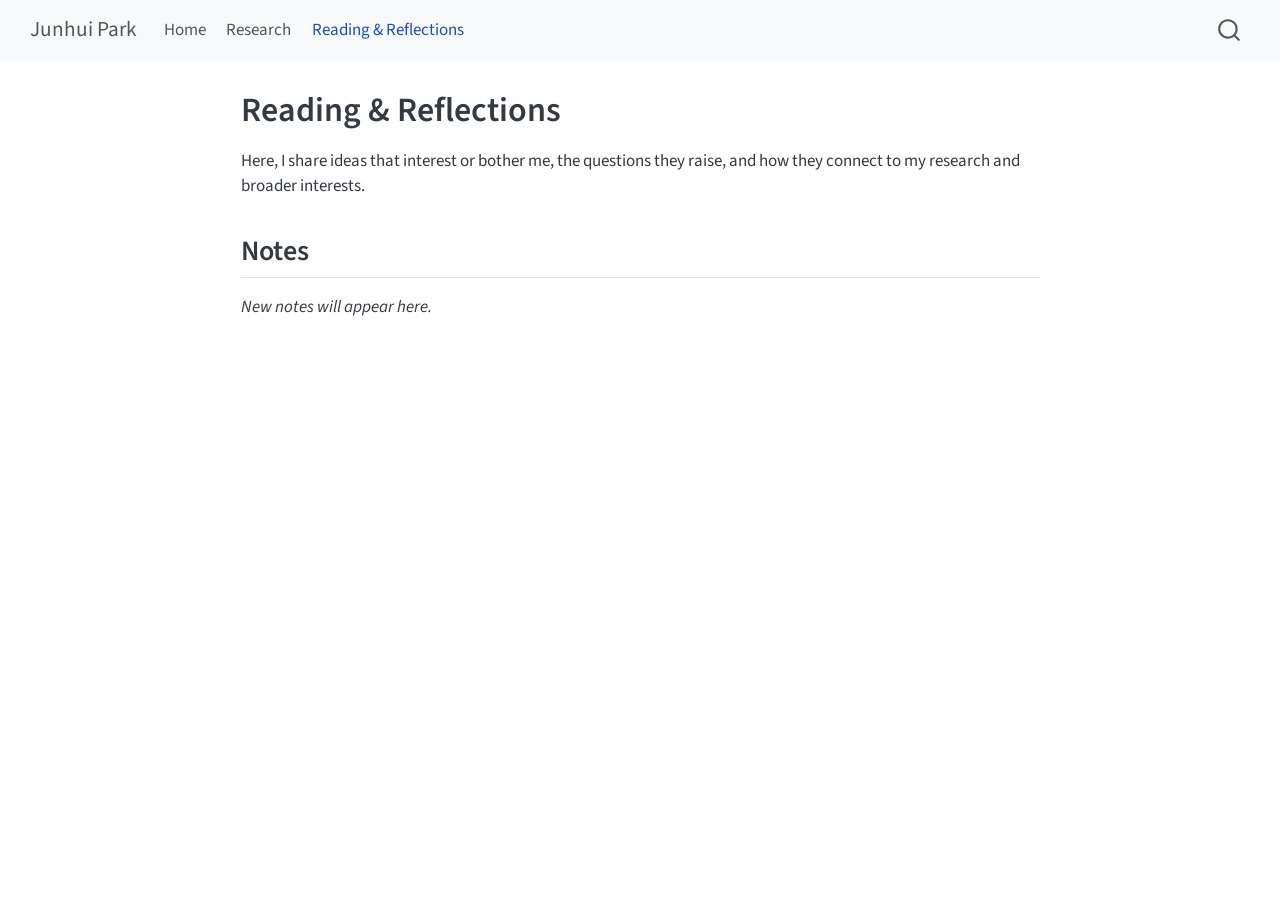
<file: docs/reading.html>
<!DOCTYPE html>
<html xmlns="http://www.w3.org/1999/xhtml" lang="en" xml:lang="en"><head>

<meta charset="utf-8">
<meta name="generator" content="quarto-1.10.18">

<meta name="viewport" content="width=device-width, initial-scale=1.0, user-scalable=yes">


<title>Reading &amp; Reflections – Junhui Park</title>
<style>
/* Default styles provided by pandoc.
** See https://pandoc.org/MANUAL.html#variables-for-html for config info.
*/
span.smallcaps{font-variant: small-caps;}
div.columns{display: flex; gap: 1.5em;}
div.column{flex: auto;}
@media screen {
div.columns{gap: min(4vw, 1.5em);}
div.column{overflow-x: auto;}
}
div.hanging-indent{margin-left: 1.5em; text-indent: -1.5em;}
ul.task-list{list-style: none;}
ul.task-list li input[type="checkbox"] {
  width: 0.8em;
  margin: 0 0.8em 0.2em -1em; /* quarto-specific, see https://github.com/quarto-dev/quarto-cli/issues/4556 */ 
  vertical-align: middle;
}
</style>


<script src="site_libs/quarto-nav/quarto-nav.js"></script>
<script src="site_libs/quarto-nav/headroom.min.js"></script>
<script src="site_libs/clipboard/clipboard.min.js"></script>
<script src="site_libs/quarto-search/autocomplete.umd.js"></script>
<script src="site_libs/quarto-search/fuse.min.js"></script>
<script src="site_libs/quarto-search/quarto-search.js"></script>
<meta name="quarto:offset" content="./">
<script src="site_libs/quarto-html/quarto.js" type="module"></script>
<script src="site_libs/quarto-html/tabsets/tabsets.js" type="module"></script>
<script src="site_libs/quarto-html/popper.min.js"></script>
<script src="site_libs/quarto-html/tippy.umd.min.js"></script>
<script src="site_libs/quarto-html/anchor.min.js"></script>
<link href="site_libs/quarto-html/tippy.css" rel="stylesheet">
<link href="site_libs/quarto-html/quarto-syntax-highlighting-64a204ab8560d761af7679ceaba22944.css" rel="stylesheet" id="quarto-text-highlighting-styles">
<script src="site_libs/bootstrap/bootstrap.min.js"></script>
<link href="site_libs/bootstrap/bootstrap-icons.css" rel="stylesheet">
<link href="site_libs/bootstrap/bootstrap-445b8638c3d06994fee0907d791121c4.min.css" rel="stylesheet" append-hash="true" id="quarto-bootstrap" data-mode="light">
<script id="quarto-search-options" type="application/json">{
  "location": "navbar",
  "copy-button": false,
  "collapse-after": 3,
  "panel-placement": "end",
  "type": "overlay",
  "limit": 50,
  "keyboard-shortcut": [
    "f",
    "/",
    "s"
  ],
  "show-item-context": false,
  "language": {
    "search-no-results-text": "No results",
    "search-matching-documents-text": "matching documents",
    "search-copy-link-title": "Copy link to search",
    "search-hide-matches-text": "Hide additional matches",
    "search-more-match-text": "more match in this document",
    "search-more-matches-text": "more matches in this document",
    "search-clear-button-title": "Clear",
    "search-text-placeholder": "",
    "search-detached-cancel-button-title": "Cancel",
    "search-submit-button-title": "Submit",
    "search-label": "Search"
  }
}</script>


<link rel="stylesheet" href="styles.css">
</head>

<body class="nav-fixed fullcontent quarto-light">

<div id="quarto-search-results"></div>
  <header id="quarto-header" class="headroom fixed-top">
    <nav class="navbar navbar-expand-lg " data-bs-theme="dark">
      <div class="navbar-container container-fluid">
      <div class="navbar-brand-container mx-auto">
    <a class="navbar-brand" href="./index.html">
    <span class="navbar-title">Junhui Park</span>
    </a>
  </div>
            <div id="quarto-search" class="" title="Search"></div>
          <button class="navbar-toggler" type="button" data-bs-toggle="collapse" data-bs-target="#navbarCollapse" aria-controls="navbarCollapse" role="menu" aria-expanded="false" aria-label="Toggle navigation" onclick="if (window.quartoToggleHeadroom) { window.quartoToggleHeadroom(); }">
  <span class="navbar-toggler-icon"></span>
</button>
          <div class="collapse navbar-collapse" id="navbarCollapse">
            <ul class="navbar-nav navbar-nav-scroll me-auto">
  <li class="nav-item">
    <a class="nav-link" href="./index.html"> 
<span class="menu-text">Home</span></a>
  </li>  
  <li class="nav-item">
    <a class="nav-link" href="./research.html"> 
<span class="menu-text">Research</span></a>
  </li>  
  <li class="nav-item">
    <a class="nav-link active" href="./reading.html" aria-current="page"> 
<span class="menu-text">Reading &amp; Reflections</span></a>
  </li>  
</ul>
          </div> <!-- /navcollapse -->
            <div class="quarto-navbar-tools">
</div>
      </div> <!-- /container-fluid -->
    </nav>
</header>
<!-- content -->
<div id="quarto-content" class="quarto-container page-columns page-rows-contents page-layout-article page-navbar">
<!-- sidebar -->
<!-- margin-sidebar -->
    
<!-- main -->
<main class="content" id="quarto-document-content">

<header id="title-block-header" class="quarto-title-block default">
<div class="quarto-title">
<h1 class="title">Reading &amp; Reflections</h1>
</div>



<div class="quarto-title-meta">

    
  
    
  </div>
  


</header>


<p>Here, I share ideas that interest or bother me, the questions they raise, and how they connect to my research and broader interests.</p>
<section id="notes" class="level2">
<h2 class="anchored" data-anchor-id="notes">Notes</h2>
<p><em>New notes will appear here.</em></p>


</section>

</main> <!-- /main -->
<script id="quarto-html-after-body" type="application/javascript">
  window.document.addEventListener("DOMContentLoaded", function (event) {
    const icon = "";
    const anchorJS = new window.AnchorJS();
    anchorJS.options = {
      placement: 'right',
      icon: icon
    };
    anchorJS.add('.anchored');
    const isCodeAnnotation = (el) => {
      for (const clz of el.classList) {
        if (clz.startsWith('code-annotation-')) {                     
          return true;
        }
      }
      return false;
    }
    const onCopySuccess = function(e) {
      // button target
      const button = e.trigger;
      // don't keep focus
      button.blur();
      // flash "checked"
      button.classList.add('code-copy-button-checked');
      var currentTitle = button.getAttribute("title");
      button.setAttribute("title", "Copied!");
      let tooltip;
      if (window.bootstrap) {
        button.setAttribute("data-bs-toggle", "tooltip");
        button.setAttribute("data-bs-placement", "left");
        button.setAttribute("data-bs-title", "Copied!");
        tooltip = new bootstrap.Tooltip(button, 
          { trigger: "manual", 
            customClass: "code-copy-button-tooltip",
            offset: [0, -8]});
        tooltip.show();    
      }
      setTimeout(function() {
        if (tooltip) {
          tooltip.hide();
          button.removeAttribute("data-bs-title");
          button.removeAttribute("data-bs-toggle");
          button.removeAttribute("data-bs-placement");
        }
        button.setAttribute("title", currentTitle);
        button.classList.remove('code-copy-button-checked');
      }, 1000);
      // clear code selection
      e.clearSelection();
    }
    const getTextToCopy = function(trigger) {
      const outerScaffold = trigger.parentElement.cloneNode(true);
      const codeEl = outerScaffold.querySelector('code');
      for (const childEl of codeEl.children) {
        if (isCodeAnnotation(childEl)) {
          childEl.remove();
        }
      }
      return codeEl.innerText;
    }
    const clipboard = new window.ClipboardJS('.code-copy-button:not([data-in-quarto-modal])', {
      text: getTextToCopy
    });
    clipboard.on('success', onCopySuccess);
    if (window.document.getElementById('quarto-embedded-source-code-modal')) {
      const clipboardModal = new window.ClipboardJS('.code-copy-button[data-in-quarto-modal]', {
        text: getTextToCopy,
        container: window.document.getElementById('quarto-embedded-source-code-modal')
      });
      clipboardModal.on('success', onCopySuccess);
    }
      var localhostRegex = new RegExp(/^(?:http|https):\/\/localhost\:?[0-9]*\//);
      var mailtoRegex = new RegExp(/^mailto:/);
        var filterRegex = new RegExp("https:\/\/junhui-park\.github\.io");
      var isInternal = (href) => {
          return filterRegex.test(href) || localhostRegex.test(href) || mailtoRegex.test(href);
      }
      // Inspect non-navigation links and adorn them if external
     var links = window.document.querySelectorAll('a[href]:not(.nav-link):not(.navbar-brand):not(.toc-action):not(.sidebar-link):not(.sidebar-item-toggle):not(.pagination-link):not(.no-external):not([aria-hidden]):not(.dropdown-item):not(.quarto-navigation-tool):not(.about-link)');
      for (var i=0; i<links.length; i++) {
        const link = links[i];
        if (!isInternal(link.href)) {
          // undo the damage that might have been done by quarto-nav.js in the case of
          // links that we want to consider external
          if (link.dataset.originalHref !== undefined) {
            link.href = link.dataset.originalHref;
          }
        }
      }
    function tippyHover(el, contentFn, onTriggerFn, onUntriggerFn) {
      const config = {
        allowHTML: true,
        maxWidth: 500,
        delay: 100,
        arrow: false,
        appendTo: function(el) {
            return el.parentElement;
        },
        interactive: true,
        interactiveBorder: 10,
        theme: 'quarto',
        placement: 'bottom-start',
      };
      if (contentFn) {
        config.content = contentFn;
      }
      if (onTriggerFn) {
        config.onTrigger = onTriggerFn;
      }
      if (onUntriggerFn) {
        config.onUntrigger = onUntriggerFn;
      }
      window.tippy(el, config); 
    }
    const noterefs = window.document.querySelectorAll('a[role="doc-noteref"]');
    for (var i=0; i<noterefs.length; i++) {
      const ref = noterefs[i];
      tippyHover(ref, function() {
        // use id or data attribute instead here
        let href = ref.getAttribute('data-footnote-href') || ref.getAttribute('href');
        try { href = new URL(href).hash; } catch {}
        const id = href.replace(/^#\/?/, "");
        const note = window.document.getElementById(id);
        if (note) {
          return note.innerHTML;
        } else {
          return "";
        }
      });
    }
    const xrefs = window.document.querySelectorAll('a.quarto-xref');
    const processXRef = (id, note) => {
      // Strip column container classes
      const stripColumnClz = (el) => {
        el.classList.remove("page-full", "page-columns");
        if (el.children) {
          for (const child of el.children) {
            stripColumnClz(child);
          }
        }
      }
      stripColumnClz(note)
      if (id === null || id.startsWith('sec-')) {
        // Special case sections, only their first couple elements
        const container = document.createElement("div");
        if (note.children && note.children.length > 2) {
          container.appendChild(note.children[0].cloneNode(true));
          for (let i = 1; i < note.children.length; i++) {
            const child = note.children[i];
            if (child.tagName === "P" && child.innerText === "") {
              continue;
            } else {
              container.appendChild(child.cloneNode(true));
              break;
            }
          }
          if (window.Quarto?.typesetMath) {
            window.Quarto.typesetMath(container);
          }
          return container.innerHTML
        } else {
          if (window.Quarto?.typesetMath) {
            window.Quarto.typesetMath(note);
          }
          return note.innerHTML;
        }
      } else {
        // Remove any anchor links if they are present
        const anchorLink = note.querySelector('a.anchorjs-link');
        if (anchorLink) {
          anchorLink.remove();
        }
        if (window.Quarto?.typesetMath) {
          window.Quarto.typesetMath(note);
        }
        if (note.classList.contains("callout")) {
          return note.outerHTML;
        } else {
          return note.innerHTML;
        }
      }
    }
    for (var i=0; i<xrefs.length; i++) {
      const xref = xrefs[i];
      tippyHover(xref, undefined, function(instance) {
        instance.disable();
        let url = xref.getAttribute('href');
        let hash = undefined; 
        if (url.startsWith('#')) {
          hash = url;
        } else {
          try { hash = new URL(url).hash; } catch {}
        }
        if (hash) {
          const id = hash.replace(/^#\/?/, "");
          const note = window.document.getElementById(id);
          if (note !== null) {
            try {
              const html = processXRef(id, note.cloneNode(true));
              instance.setContent(html);
            } finally {
              instance.enable();
              instance.show();
            }
          } else {
            // See if we can fetch this
            fetch(url.split('#')[0])
            .then(res => res.text())
            .then(html => {
              const parser = new DOMParser();
              const htmlDoc = parser.parseFromString(html, "text/html");
              const note = htmlDoc.getElementById(id);
              if (note !== null) {
                const html = processXRef(id, note);
                instance.setContent(html);
              } 
            }).finally(() => {
              instance.enable();
              instance.show();
            });
          }
        } else {
          // See if we can fetch a full url (with no hash to target)
          // This is a special case and we should probably do some content thinning / targeting
          fetch(url)
          .then(res => res.text())
          .then(html => {
            const parser = new DOMParser();
            const htmlDoc = parser.parseFromString(html, "text/html");
            const note = htmlDoc.querySelector('main.content');
            if (note !== null) {
              // This should only happen for chapter cross references
              // (since there is no id in the URL)
              // remove the first header
              if (note.children.length > 0 && note.children[0].tagName === "HEADER") {
                note.children[0].remove();
              }
              const html = processXRef(null, note);
              instance.setContent(html);
            } 
          }).finally(() => {
            instance.enable();
            instance.show();
          });
        }
      }, function(instance) {
      });
    }
        let selectedAnnoteEl;
        const selectorForAnnotation = ( cell, annotation) => {
          let cellAttr = 'data-code-cell="' + cell + '"';
          let lineAttr = 'data-code-annotation="' +  annotation + '"';
          const selector = 'span[' + cellAttr + '][' + lineAttr + ']';
          return selector;
        }
        const selectCodeLines = (annoteEl) => {
          const doc = window.document;
          const targetCell = annoteEl.getAttribute("data-target-cell");
          const targetAnnotation = annoteEl.getAttribute("data-target-annotation");
          const annoteSpan = window.document.querySelector(selectorForAnnotation(targetCell, targetAnnotation));
          const lines = annoteSpan.getAttribute("data-code-lines").split(",");
          const lineIds = lines.map((line) => {
            return targetCell + "-" + line;
          })
          let top = null;
          let height = null;
          let parent = null;
          if (lineIds.length > 0) {
              //compute the position of the single el (top and bottom and make a div)
              const el = window.document.getElementById(lineIds[0]);
              top = el.offsetTop;
              height = el.offsetHeight;
              parent = el.parentElement.parentElement;
            if (lineIds.length > 1) {
              const lastEl = window.document.getElementById(lineIds[lineIds.length - 1]);
              const bottom = lastEl.offsetTop + lastEl.offsetHeight;
              height = bottom - top;
            }
            if (top !== null && height !== null && parent !== null) {
              // cook up a div (if necessary) and position it 
              let div = window.document.getElementById("code-annotation-line-highlight");
              if (div === null) {
                div = window.document.createElement("div");
                div.setAttribute("id", "code-annotation-line-highlight");
                div.style.position = 'absolute';
                parent.appendChild(div);
              }
              div.style.top = top - 2 + "px";
              div.style.height = height + 4 + "px";
              div.style.left = 0;
              let gutterDiv = window.document.getElementById("code-annotation-line-highlight-gutter");
              if (gutterDiv === null) {
                gutterDiv = window.document.createElement("div");
                gutterDiv.setAttribute("id", "code-annotation-line-highlight-gutter");
                gutterDiv.style.position = 'absolute';
                const codeCell = window.document.getElementById(targetCell);
                const gutter = codeCell.querySelector('.code-annotation-gutter');
                gutter.appendChild(gutterDiv);
              }
              gutterDiv.style.top = top - 2 + "px";
              gutterDiv.style.height = height + 4 + "px";
            }
            selectedAnnoteEl = annoteEl;
          }
        };
        const unselectCodeLines = () => {
          const elementsIds = ["code-annotation-line-highlight", "code-annotation-line-highlight-gutter"];
          elementsIds.forEach((elId) => {
            const div = window.document.getElementById(elId);
            if (div) {
              div.remove();
            }
          });
          selectedAnnoteEl = undefined;
        };
          // Handle positioning of the toggle
      window.addEventListener(
        "resize",
        throttle(() => {
          elRect = undefined;
          if (selectedAnnoteEl) {
            selectCodeLines(selectedAnnoteEl);
          }
        }, 10)
      );
      function throttle(fn, ms) {
      let throttle = false;
      let timer;
        return (...args) => {
          if(!throttle) { // first call gets through
              fn.apply(this, args);
              throttle = true;
          } else { // all the others get throttled
              if(timer) clearTimeout(timer); // cancel #2
              timer = setTimeout(() => {
                fn.apply(this, args);
                timer = throttle = false;
              }, ms);
          }
        };
      }
        // Attach click handler to the DT
        const annoteDls = window.document.querySelectorAll('dt[data-target-cell]');
        for (const annoteDlNode of annoteDls) {
          annoteDlNode.addEventListener('click', (event) => {
            const clickedEl = event.target;
            if (clickedEl !== selectedAnnoteEl) {
              unselectCodeLines();
              const activeEl = window.document.querySelector('dt[data-target-cell].code-annotation-active');
              if (activeEl) {
                activeEl.classList.remove('code-annotation-active');
              }
              selectCodeLines(clickedEl);
              clickedEl.classList.add('code-annotation-active');
            } else {
              // Unselect the line
              unselectCodeLines();
              clickedEl.classList.remove('code-annotation-active');
            }
          });
        }
    const findCites = (el) => {
      const parentEl = el.parentElement;
      if (parentEl) {
        const cites = parentEl.dataset.cites;
        if (cites) {
          return {
            el,
            cites: cites.split(' ')
          };
        } else {
          return findCites(el.parentElement)
        }
      } else {
        return undefined;
      }
    };
    var bibliorefs = window.document.querySelectorAll('a[role="doc-biblioref"]');
    for (var i=0; i<bibliorefs.length; i++) {
      const ref = bibliorefs[i];
      const citeInfo = findCites(ref);
      if (citeInfo) {
        tippyHover(citeInfo.el, function() {
          var popup = window.document.createElement('div');
          citeInfo.cites.forEach(function(cite) {
            var citeDiv = window.document.createElement('div');
            citeDiv.classList.add('hanging-indent');
            citeDiv.classList.add('csl-entry');
            var biblioDiv = window.document.getElementById('ref-' + cite);
            if (biblioDiv) {
              citeDiv.innerHTML = biblioDiv.innerHTML;
            }
            popup.appendChild(citeDiv);
          });
          return popup.innerHTML;
        });
      }
    }
  });
  </script>
</div> <!-- /content -->




</body></html>
</file>
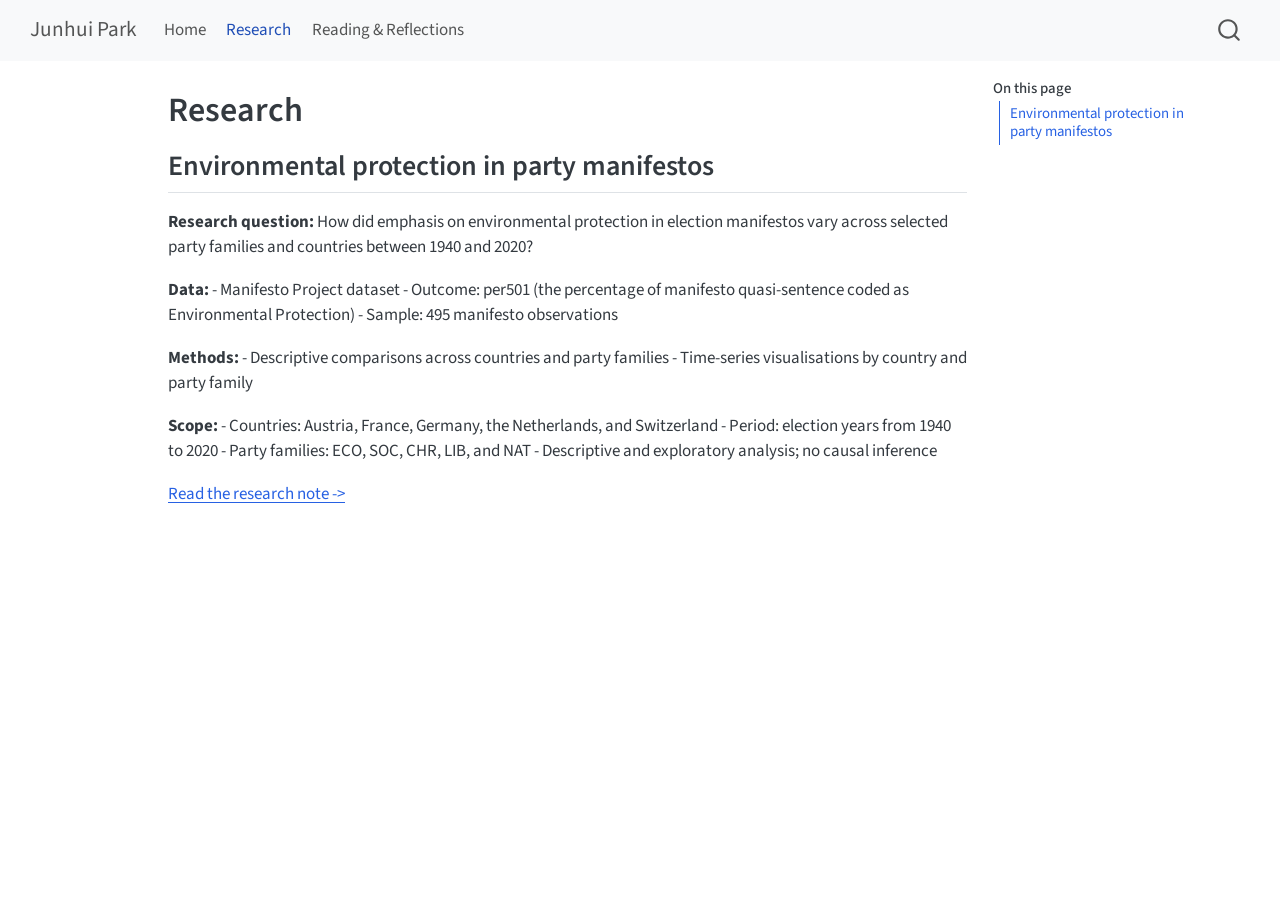
<file: docs/research.html>
<!DOCTYPE html>
<html xmlns="http://www.w3.org/1999/xhtml" lang="en" xml:lang="en"><head>

<meta charset="utf-8">
<meta name="generator" content="quarto-1.10.18">

<meta name="viewport" content="width=device-width, initial-scale=1.0, user-scalable=yes">


<title>Research – Junhui Park</title>
<style>
/* Default styles provided by pandoc.
** See https://pandoc.org/MANUAL.html#variables-for-html for config info.
*/
span.smallcaps{font-variant: small-caps;}
div.columns{display: flex; gap: 1.5em;}
div.column{flex: auto;}
@media screen {
div.columns{gap: min(4vw, 1.5em);}
div.column{overflow-x: auto;}
}
div.hanging-indent{margin-left: 1.5em; text-indent: -1.5em;}
ul.task-list{list-style: none;}
ul.task-list li input[type="checkbox"] {
  width: 0.8em;
  margin: 0 0.8em 0.2em -1em; /* quarto-specific, see https://github.com/quarto-dev/quarto-cli/issues/4556 */ 
  vertical-align: middle;
}
</style>


<script src="site_libs/quarto-nav/quarto-nav.js"></script>
<script src="site_libs/quarto-nav/headroom.min.js"></script>
<script src="site_libs/clipboard/clipboard.min.js"></script>
<script src="site_libs/quarto-search/autocomplete.umd.js"></script>
<script src="site_libs/quarto-search/fuse.min.js"></script>
<script src="site_libs/quarto-search/quarto-search.js"></script>
<meta name="quarto:offset" content="./">
<script src="site_libs/quarto-html/quarto.js" type="module"></script>
<script src="site_libs/quarto-html/tabsets/tabsets.js" type="module"></script>
<script src="site_libs/quarto-html/popper.min.js"></script>
<script src="site_libs/quarto-html/tippy.umd.min.js"></script>
<script src="site_libs/quarto-html/anchor.min.js"></script>
<link href="site_libs/quarto-html/tippy.css" rel="stylesheet">
<link href="site_libs/quarto-html/quarto-syntax-highlighting-64a204ab8560d761af7679ceaba22944.css" rel="stylesheet" id="quarto-text-highlighting-styles">
<script src="site_libs/bootstrap/bootstrap.min.js"></script>
<link href="site_libs/bootstrap/bootstrap-icons.css" rel="stylesheet">
<link href="site_libs/bootstrap/bootstrap-445b8638c3d06994fee0907d791121c4.min.css" rel="stylesheet" append-hash="true" id="quarto-bootstrap" data-mode="light">
<script id="quarto-search-options" type="application/json">{
  "location": "navbar",
  "copy-button": false,
  "collapse-after": 3,
  "panel-placement": "end",
  "type": "overlay",
  "limit": 50,
  "keyboard-shortcut": [
    "f",
    "/",
    "s"
  ],
  "show-item-context": false,
  "language": {
    "search-no-results-text": "No results",
    "search-matching-documents-text": "matching documents",
    "search-copy-link-title": "Copy link to search",
    "search-hide-matches-text": "Hide additional matches",
    "search-more-match-text": "more match in this document",
    "search-more-matches-text": "more matches in this document",
    "search-clear-button-title": "Clear",
    "search-text-placeholder": "",
    "search-detached-cancel-button-title": "Cancel",
    "search-submit-button-title": "Submit",
    "search-label": "Search"
  }
}</script>


<link rel="stylesheet" href="styles.css">
</head>

<body class="nav-fixed quarto-light">

<div id="quarto-search-results"></div>
  <header id="quarto-header" class="headroom fixed-top">
    <nav class="navbar navbar-expand-lg " data-bs-theme="dark">
      <div class="navbar-container container-fluid">
      <div class="navbar-brand-container mx-auto">
    <a class="navbar-brand" href="./index.html">
    <span class="navbar-title">Junhui Park</span>
    </a>
  </div>
            <div id="quarto-search" class="" title="Search"></div>
          <button class="navbar-toggler" type="button" data-bs-toggle="collapse" data-bs-target="#navbarCollapse" aria-controls="navbarCollapse" role="menu" aria-expanded="false" aria-label="Toggle navigation" onclick="if (window.quartoToggleHeadroom) { window.quartoToggleHeadroom(); }">
  <span class="navbar-toggler-icon"></span>
</button>
          <div class="collapse navbar-collapse" id="navbarCollapse">
            <ul class="navbar-nav navbar-nav-scroll me-auto">
  <li class="nav-item">
    <a class="nav-link" href="./index.html"> 
<span class="menu-text">Home</span></a>
  </li>  
  <li class="nav-item">
    <a class="nav-link active" href="./research.html" aria-current="page"> 
<span class="menu-text">Research</span></a>
  </li>  
  <li class="nav-item">
    <a class="nav-link" href="./reading.html"> 
<span class="menu-text">Reading &amp; Reflections</span></a>
  </li>  
</ul>
          </div> <!-- /navcollapse -->
            <div class="quarto-navbar-tools">
</div>
      </div> <!-- /container-fluid -->
    </nav>
</header>
<!-- content -->
<div id="quarto-content" class="quarto-container page-columns page-rows-contents page-layout-article page-navbar">
<!-- sidebar -->
<!-- margin-sidebar -->
    <div id="quarto-margin-sidebar" class="sidebar margin-sidebar">
        <nav id="TOC" role="doc-toc" class="toc-active">
    <h2 id="toc-title">On this page</h2>
   
  <ul>
  <li><a href="#environmental-protection-in-party-manifestos" id="toc-environmental-protection-in-party-manifestos" class="nav-link active" data-scroll-target="#environmental-protection-in-party-manifestos">Environmental protection in party manifestos</a></li>
  </ul>
</nav>
    </div>
<!-- main -->
<main class="content" id="quarto-document-content">

<header id="title-block-header" class="quarto-title-block default">
<div class="quarto-title">
<h1 class="title">Research</h1>
</div>



<div class="quarto-title-meta">

    
  
    
  </div>
  


</header>


<section id="environmental-protection-in-party-manifestos" class="level2">
<h2 class="anchored" data-anchor-id="environmental-protection-in-party-manifestos">Environmental protection in party manifestos</h2>
<p><strong>Research question:</strong> How did emphasis on environmental protection in election manifestos vary across selected party families and countries between 1940 and 2020?</p>
<p><strong>Data:</strong> - Manifesto Project dataset - Outcome: per501 (the percentage of manifesto quasi-sentence coded as Environmental Protection) - Sample: 495 manifesto observations</p>
<p><strong>Methods:</strong> - Descriptive comparisons across countries and party families - Time-series visualisations by country and party family</p>
<p><strong>Scope:</strong> - Countries: Austria, France, Germany, the Netherlands, and Switzerland - Period: election years from 1940 to 2020 - Party families: ECO, SOC, CHR, LIB, and NAT - Descriptive and exploratory analysis; no causal inference</p>
<p><a href="./manifesto.html">Read the research note -&gt;</a></p>


</section>

</main> <!-- /main -->
<script id="quarto-html-after-body" type="application/javascript">
  window.document.addEventListener("DOMContentLoaded", function (event) {
    const icon = "";
    const anchorJS = new window.AnchorJS();
    anchorJS.options = {
      placement: 'right',
      icon: icon
    };
    anchorJS.add('.anchored');
    const isCodeAnnotation = (el) => {
      for (const clz of el.classList) {
        if (clz.startsWith('code-annotation-')) {                     
          return true;
        }
      }
      return false;
    }
    const onCopySuccess = function(e) {
      // button target
      const button = e.trigger;
      // don't keep focus
      button.blur();
      // flash "checked"
      button.classList.add('code-copy-button-checked');
      var currentTitle = button.getAttribute("title");
      button.setAttribute("title", "Copied!");
      let tooltip;
      if (window.bootstrap) {
        button.setAttribute("data-bs-toggle", "tooltip");
        button.setAttribute("data-bs-placement", "left");
        button.setAttribute("data-bs-title", "Copied!");
        tooltip = new bootstrap.Tooltip(button, 
          { trigger: "manual", 
            customClass: "code-copy-button-tooltip",
            offset: [0, -8]});
        tooltip.show();    
      }
      setTimeout(function() {
        if (tooltip) {
          tooltip.hide();
          button.removeAttribute("data-bs-title");
          button.removeAttribute("data-bs-toggle");
          button.removeAttribute("data-bs-placement");
        }
        button.setAttribute("title", currentTitle);
        button.classList.remove('code-copy-button-checked');
      }, 1000);
      // clear code selection
      e.clearSelection();
    }
    const getTextToCopy = function(trigger) {
      const outerScaffold = trigger.parentElement.cloneNode(true);
      const codeEl = outerScaffold.querySelector('code');
      for (const childEl of codeEl.children) {
        if (isCodeAnnotation(childEl)) {
          childEl.remove();
        }
      }
      return codeEl.innerText;
    }
    const clipboard = new window.ClipboardJS('.code-copy-button:not([data-in-quarto-modal])', {
      text: getTextToCopy
    });
    clipboard.on('success', onCopySuccess);
    if (window.document.getElementById('quarto-embedded-source-code-modal')) {
      const clipboardModal = new window.ClipboardJS('.code-copy-button[data-in-quarto-modal]', {
        text: getTextToCopy,
        container: window.document.getElementById('quarto-embedded-source-code-modal')
      });
      clipboardModal.on('success', onCopySuccess);
    }
      var localhostRegex = new RegExp(/^(?:http|https):\/\/localhost\:?[0-9]*\//);
      var mailtoRegex = new RegExp(/^mailto:/);
        var filterRegex = new RegExp("https:\/\/junhui-park\.github\.io");
      var isInternal = (href) => {
          return filterRegex.test(href) || localhostRegex.test(href) || mailtoRegex.test(href);
      }
      // Inspect non-navigation links and adorn them if external
     var links = window.document.querySelectorAll('a[href]:not(.nav-link):not(.navbar-brand):not(.toc-action):not(.sidebar-link):not(.sidebar-item-toggle):not(.pagination-link):not(.no-external):not([aria-hidden]):not(.dropdown-item):not(.quarto-navigation-tool):not(.about-link)');
      for (var i=0; i<links.length; i++) {
        const link = links[i];
        if (!isInternal(link.href)) {
          // undo the damage that might have been done by quarto-nav.js in the case of
          // links that we want to consider external
          if (link.dataset.originalHref !== undefined) {
            link.href = link.dataset.originalHref;
          }
        }
      }
    function tippyHover(el, contentFn, onTriggerFn, onUntriggerFn) {
      const config = {
        allowHTML: true,
        maxWidth: 500,
        delay: 100,
        arrow: false,
        appendTo: function(el) {
            return el.parentElement;
        },
        interactive: true,
        interactiveBorder: 10,
        theme: 'quarto',
        placement: 'bottom-start',
      };
      if (contentFn) {
        config.content = contentFn;
      }
      if (onTriggerFn) {
        config.onTrigger = onTriggerFn;
      }
      if (onUntriggerFn) {
        config.onUntrigger = onUntriggerFn;
      }
      window.tippy(el, config); 
    }
    const noterefs = window.document.querySelectorAll('a[role="doc-noteref"]');
    for (var i=0; i<noterefs.length; i++) {
      const ref = noterefs[i];
      tippyHover(ref, function() {
        // use id or data attribute instead here
        let href = ref.getAttribute('data-footnote-href') || ref.getAttribute('href');
        try { href = new URL(href).hash; } catch {}
        const id = href.replace(/^#\/?/, "");
        const note = window.document.getElementById(id);
        if (note) {
          return note.innerHTML;
        } else {
          return "";
        }
      });
    }
    const xrefs = window.document.querySelectorAll('a.quarto-xref');
    const processXRef = (id, note) => {
      // Strip column container classes
      const stripColumnClz = (el) => {
        el.classList.remove("page-full", "page-columns");
        if (el.children) {
          for (const child of el.children) {
            stripColumnClz(child);
          }
        }
      }
      stripColumnClz(note)
      if (id === null || id.startsWith('sec-')) {
        // Special case sections, only their first couple elements
        const container = document.createElement("div");
        if (note.children && note.children.length > 2) {
          container.appendChild(note.children[0].cloneNode(true));
          for (let i = 1; i < note.children.length; i++) {
            const child = note.children[i];
            if (child.tagName === "P" && child.innerText === "") {
              continue;
            } else {
              container.appendChild(child.cloneNode(true));
              break;
            }
          }
          if (window.Quarto?.typesetMath) {
            window.Quarto.typesetMath(container);
          }
          return container.innerHTML
        } else {
          if (window.Quarto?.typesetMath) {
            window.Quarto.typesetMath(note);
          }
          return note.innerHTML;
        }
      } else {
        // Remove any anchor links if they are present
        const anchorLink = note.querySelector('a.anchorjs-link');
        if (anchorLink) {
          anchorLink.remove();
        }
        if (window.Quarto?.typesetMath) {
          window.Quarto.typesetMath(note);
        }
        if (note.classList.contains("callout")) {
          return note.outerHTML;
        } else {
          return note.innerHTML;
        }
      }
    }
    for (var i=0; i<xrefs.length; i++) {
      const xref = xrefs[i];
      tippyHover(xref, undefined, function(instance) {
        instance.disable();
        let url = xref.getAttribute('href');
        let hash = undefined; 
        if (url.startsWith('#')) {
          hash = url;
        } else {
          try { hash = new URL(url).hash; } catch {}
        }
        if (hash) {
          const id = hash.replace(/^#\/?/, "");
          const note = window.document.getElementById(id);
          if (note !== null) {
            try {
              const html = processXRef(id, note.cloneNode(true));
              instance.setContent(html);
            } finally {
              instance.enable();
              instance.show();
            }
          } else {
            // See if we can fetch this
            fetch(url.split('#')[0])
            .then(res => res.text())
            .then(html => {
              const parser = new DOMParser();
              const htmlDoc = parser.parseFromString(html, "text/html");
              const note = htmlDoc.getElementById(id);
              if (note !== null) {
                const html = processXRef(id, note);
                instance.setContent(html);
              } 
            }).finally(() => {
              instance.enable();
              instance.show();
            });
          }
        } else {
          // See if we can fetch a full url (with no hash to target)
          // This is a special case and we should probably do some content thinning / targeting
          fetch(url)
          .then(res => res.text())
          .then(html => {
            const parser = new DOMParser();
            const htmlDoc = parser.parseFromString(html, "text/html");
            const note = htmlDoc.querySelector('main.content');
            if (note !== null) {
              // This should only happen for chapter cross references
              // (since there is no id in the URL)
              // remove the first header
              if (note.children.length > 0 && note.children[0].tagName === "HEADER") {
                note.children[0].remove();
              }
              const html = processXRef(null, note);
              instance.setContent(html);
            } 
          }).finally(() => {
            instance.enable();
            instance.show();
          });
        }
      }, function(instance) {
      });
    }
        let selectedAnnoteEl;
        const selectorForAnnotation = ( cell, annotation) => {
          let cellAttr = 'data-code-cell="' + cell + '"';
          let lineAttr = 'data-code-annotation="' +  annotation + '"';
          const selector = 'span[' + cellAttr + '][' + lineAttr + ']';
          return selector;
        }
        const selectCodeLines = (annoteEl) => {
          const doc = window.document;
          const targetCell = annoteEl.getAttribute("data-target-cell");
          const targetAnnotation = annoteEl.getAttribute("data-target-annotation");
          const annoteSpan = window.document.querySelector(selectorForAnnotation(targetCell, targetAnnotation));
          const lines = annoteSpan.getAttribute("data-code-lines").split(",");
          const lineIds = lines.map((line) => {
            return targetCell + "-" + line;
          })
          let top = null;
          let height = null;
          let parent = null;
          if (lineIds.length > 0) {
              //compute the position of the single el (top and bottom and make a div)
              const el = window.document.getElementById(lineIds[0]);
              top = el.offsetTop;
              height = el.offsetHeight;
              parent = el.parentElement.parentElement;
            if (lineIds.length > 1) {
              const lastEl = window.document.getElementById(lineIds[lineIds.length - 1]);
              const bottom = lastEl.offsetTop + lastEl.offsetHeight;
              height = bottom - top;
            }
            if (top !== null && height !== null && parent !== null) {
              // cook up a div (if necessary) and position it 
              let div = window.document.getElementById("code-annotation-line-highlight");
              if (div === null) {
                div = window.document.createElement("div");
                div.setAttribute("id", "code-annotation-line-highlight");
                div.style.position = 'absolute';
                parent.appendChild(div);
              }
              div.style.top = top - 2 + "px";
              div.style.height = height + 4 + "px";
              div.style.left = 0;
              let gutterDiv = window.document.getElementById("code-annotation-line-highlight-gutter");
              if (gutterDiv === null) {
                gutterDiv = window.document.createElement("div");
                gutterDiv.setAttribute("id", "code-annotation-line-highlight-gutter");
                gutterDiv.style.position = 'absolute';
                const codeCell = window.document.getElementById(targetCell);
                const gutter = codeCell.querySelector('.code-annotation-gutter');
                gutter.appendChild(gutterDiv);
              }
              gutterDiv.style.top = top - 2 + "px";
              gutterDiv.style.height = height + 4 + "px";
            }
            selectedAnnoteEl = annoteEl;
          }
        };
        const unselectCodeLines = () => {
          const elementsIds = ["code-annotation-line-highlight", "code-annotation-line-highlight-gutter"];
          elementsIds.forEach((elId) => {
            const div = window.document.getElementById(elId);
            if (div) {
              div.remove();
            }
          });
          selectedAnnoteEl = undefined;
        };
          // Handle positioning of the toggle
      window.addEventListener(
        "resize",
        throttle(() => {
          elRect = undefined;
          if (selectedAnnoteEl) {
            selectCodeLines(selectedAnnoteEl);
          }
        }, 10)
      );
      function throttle(fn, ms) {
      let throttle = false;
      let timer;
        return (...args) => {
          if(!throttle) { // first call gets through
              fn.apply(this, args);
              throttle = true;
          } else { // all the others get throttled
              if(timer) clearTimeout(timer); // cancel #2
              timer = setTimeout(() => {
                fn.apply(this, args);
                timer = throttle = false;
              }, ms);
          }
        };
      }
        // Attach click handler to the DT
        const annoteDls = window.document.querySelectorAll('dt[data-target-cell]');
        for (const annoteDlNode of annoteDls) {
          annoteDlNode.addEventListener('click', (event) => {
            const clickedEl = event.target;
            if (clickedEl !== selectedAnnoteEl) {
              unselectCodeLines();
              const activeEl = window.document.querySelector('dt[data-target-cell].code-annotation-active');
              if (activeEl) {
                activeEl.classList.remove('code-annotation-active');
              }
              selectCodeLines(clickedEl);
              clickedEl.classList.add('code-annotation-active');
            } else {
              // Unselect the line
              unselectCodeLines();
              clickedEl.classList.remove('code-annotation-active');
            }
          });
        }
    const findCites = (el) => {
      const parentEl = el.parentElement;
      if (parentEl) {
        const cites = parentEl.dataset.cites;
        if (cites) {
          return {
            el,
            cites: cites.split(' ')
          };
        } else {
          return findCites(el.parentElement)
        }
      } else {
        return undefined;
      }
    };
    var bibliorefs = window.document.querySelectorAll('a[role="doc-biblioref"]');
    for (var i=0; i<bibliorefs.length; i++) {
      const ref = bibliorefs[i];
      const citeInfo = findCites(ref);
      if (citeInfo) {
        tippyHover(citeInfo.el, function() {
          var popup = window.document.createElement('div');
          citeInfo.cites.forEach(function(cite) {
            var citeDiv = window.document.createElement('div');
            citeDiv.classList.add('hanging-indent');
            citeDiv.classList.add('csl-entry');
            var biblioDiv = window.document.getElementById('ref-' + cite);
            if (biblioDiv) {
              citeDiv.innerHTML = biblioDiv.innerHTML;
            }
            popup.appendChild(citeDiv);
          });
          return popup.innerHTML;
        });
      }
    }
  });
  </script>
</div> <!-- /content -->




</body></html>
</file>
<file: docs/site_libs/quarto-html/tippy.css>
.tippy-box[data-animation=fade][data-state=hidden]{opacity:0}[data-tippy-root]{max-width:calc(100vw - 10px)}.tippy-box{position:relative;background-color:#333;color:#fff;border-radius:4px;font-size:14px;line-height:1.4;white-space:normal;outline:0;transition-property:transform,visibility,opacity}.tippy-box[data-placement^=top]>.tippy-arrow{bottom:0}.tippy-box[data-placement^=top]>.tippy-arrow:before{bottom:-7px;left:0;border-width:8px 8px 0;border-top-color:initial;transform-origin:center top}.tippy-box[data-placement^=bottom]>.tippy-arrow{top:0}.tippy-box[data-placement^=bottom]>.tippy-arrow:before{top:-7px;left:0;border-width:0 8px 8px;border-bottom-color:initial;transform-origin:center bottom}.tippy-box[data-placement^=left]>.tippy-arrow{right:0}.tippy-box[data-placement^=left]>.tippy-arrow:before{border-width:8px 0 8px 8px;border-left-color:initial;right:-7px;transform-origin:center left}.tippy-box[data-placement^=right]>.tippy-arrow{left:0}.tippy-box[data-placement^=right]>.tippy-arrow:before{left:-7px;border-width:8px 8px 8px 0;border-right-color:initial;transform-origin:center right}.tippy-box[data-inertia][data-state=visible]{transition-timing-function:cubic-bezier(.54,1.5,.38,1.11)}.tippy-arrow{width:16px;height:16px;color:#333}.tippy-arrow:before{content:"";position:absolute;border-color:transparent;border-style:solid}.tippy-content{position:relative;padding:5px 9px;z-index:1}
</file>
<file: docs/site_libs/quarto-html/quarto-syntax-highlighting-64a204ab8560d761af7679ceaba22944.css>
/* quarto syntax highlight colors */
:root {
  --quarto-hl-ot-color: #003B4F;
  --quarto-hl-at-color: #657422;
  --quarto-hl-ss-color: #20794D;
  --quarto-hl-an-color: #5E5E5E;
  --quarto-hl-fu-color: #4758AB;
  --quarto-hl-st-color: #20794D;
  --quarto-hl-cf-color: #003B4F;
  --quarto-hl-op-color: #5E5E5E;
  --quarto-hl-er-color: #AD0000;
  --quarto-hl-bn-color: #AD0000;
  --quarto-hl-al-color: #AD0000;
  --quarto-hl-va-color: #111111;
  --quarto-hl-bu-color: inherit;
  --quarto-hl-ex-color: inherit;
  --quarto-hl-pp-color: #AD0000;
  --quarto-hl-in-color: #5E5E5E;
  --quarto-hl-vs-color: #20794D;
  --quarto-hl-wa-color: #5E5E5E;
  --quarto-hl-do-color: #5E5E5E;
  --quarto-hl-im-color: #00769E;
  --quarto-hl-ch-color: #20794D;
  --quarto-hl-dt-color: #AD0000;
  --quarto-hl-fl-color: #AD0000;
  --quarto-hl-co-color: #5E5E5E;
  --quarto-hl-cv-color: #5E5E5E;
  --quarto-hl-cn-color: #8f5902;
  --quarto-hl-sc-color: #5E5E5E;
  --quarto-hl-dv-color: #AD0000;
  --quarto-hl-kw-color: #003B4F;
}

/* other quarto variables */
:root {
  --quarto-font-monospace: SFMono-Regular, Menlo, Monaco, Consolas, "Liberation Mono", "Courier New", monospace;
}

/* syntax highlight based on Pandoc's rules */
pre > code.sourceCode > span {
  color: #003B4F;
}

code.sourceCode > span {
  color: #003B4F;
}

div.sourceCode,
div.sourceCode pre.sourceCode {
  color: #003B4F;
}

/* Normal */
code span {
  color: #003B4F;
}

/* Alert */
code span.al {
  color: #AD0000;
  font-style: inherit;
}

/* Annotation */
code span.an {
  color: #5E5E5E;
  font-style: inherit;
}

/* Attribute */
code span.at {
  color: #657422;
  font-style: inherit;
}

/* BaseN */
code span.bn {
  color: #AD0000;
  font-style: inherit;
}

/* BuiltIn */
code span.bu {
  font-style: inherit;
}

/* ControlFlow */
code span.cf {
  color: #003B4F;
  font-weight: bold;
  font-style: inherit;
}

/* Char */
code span.ch {
  color: #20794D;
  font-style: inherit;
}

/* Constant */
code span.cn {
  color: #8f5902;
  font-style: inherit;
}

/* Comment */
code span.co {
  color: #5E5E5E;
  font-style: inherit;
}

/* CommentVar */
code span.cv {
  color: #5E5E5E;
  font-style: italic;
}

/* Documentation */
code span.do {
  color: #5E5E5E;
  font-style: italic;
}

/* DataType */
code span.dt {
  color: #AD0000;
  font-style: inherit;
}

/* DecVal */
code span.dv {
  color: #AD0000;
  font-style: inherit;
}

/* Error */
code span.er {
  color: #AD0000;
  font-style: inherit;
}

/* Extension */
code span.ex {
  font-style: inherit;
}

/* Float */
code span.fl {
  color: #AD0000;
  font-style: inherit;
}

/* Function */
code span.fu {
  color: #4758AB;
  font-style: inherit;
}

/* Import */
code span.im {
  color: #00769E;
  font-style: inherit;
}

/* Information */
code span.in {
  color: #5E5E5E;
  font-style: inherit;
}

/* Keyword */
code span.kw {
  color: #003B4F;
  font-weight: bold;
  font-style: inherit;
}

/* Operator */
code span.op {
  color: #5E5E5E;
  font-style: inherit;
}

/* Other */
code span.ot {
  color: #003B4F;
  font-style: inherit;
}

/* Preprocessor */
code span.pp {
  color: #AD0000;
  font-style: inherit;
}

/* SpecialChar */
code span.sc {
  color: #5E5E5E;
  font-style: inherit;
}

/* SpecialString */
code span.ss {
  color: #20794D;
  font-style: inherit;
}

/* String */
code span.st {
  color: #20794D;
  font-style: inherit;
}

/* Variable */
code span.va {
  color: #111111;
  font-style: inherit;
}

/* VerbatimString */
code span.vs {
  color: #20794D;
  font-style: inherit;
}

/* Warning */
code span.wa {
  color: #5E5E5E;
  font-style: italic;
}

.prevent-inlining {
  content: "</";
}

/*# sourceMappingURL=9d8d5bb603a83b8298b89080a598c93b.css.map */
</file>
<file: docs/styles.css>
/* css styles */
.home-layout {
 display: grid;
 grid-template-columns: 1fr;
 gap: 3rem;
 align-items: start;
 margin-top: 2rem;
}

.home-interests {
 background-color: #e5eddd;
 padding: 1.5rem;
 border-radius: 12px;
}

.home-interests h2 {
 margin-top: 0;
 font-size: 1.3rem;
 border-bottom: none;
}

@media (max-width: 768px) {
 .home-layout {
  grid-template-columns: 1fr;
 }
}


.about-text {
width: 100%;
text-align: left;
}
</file>
